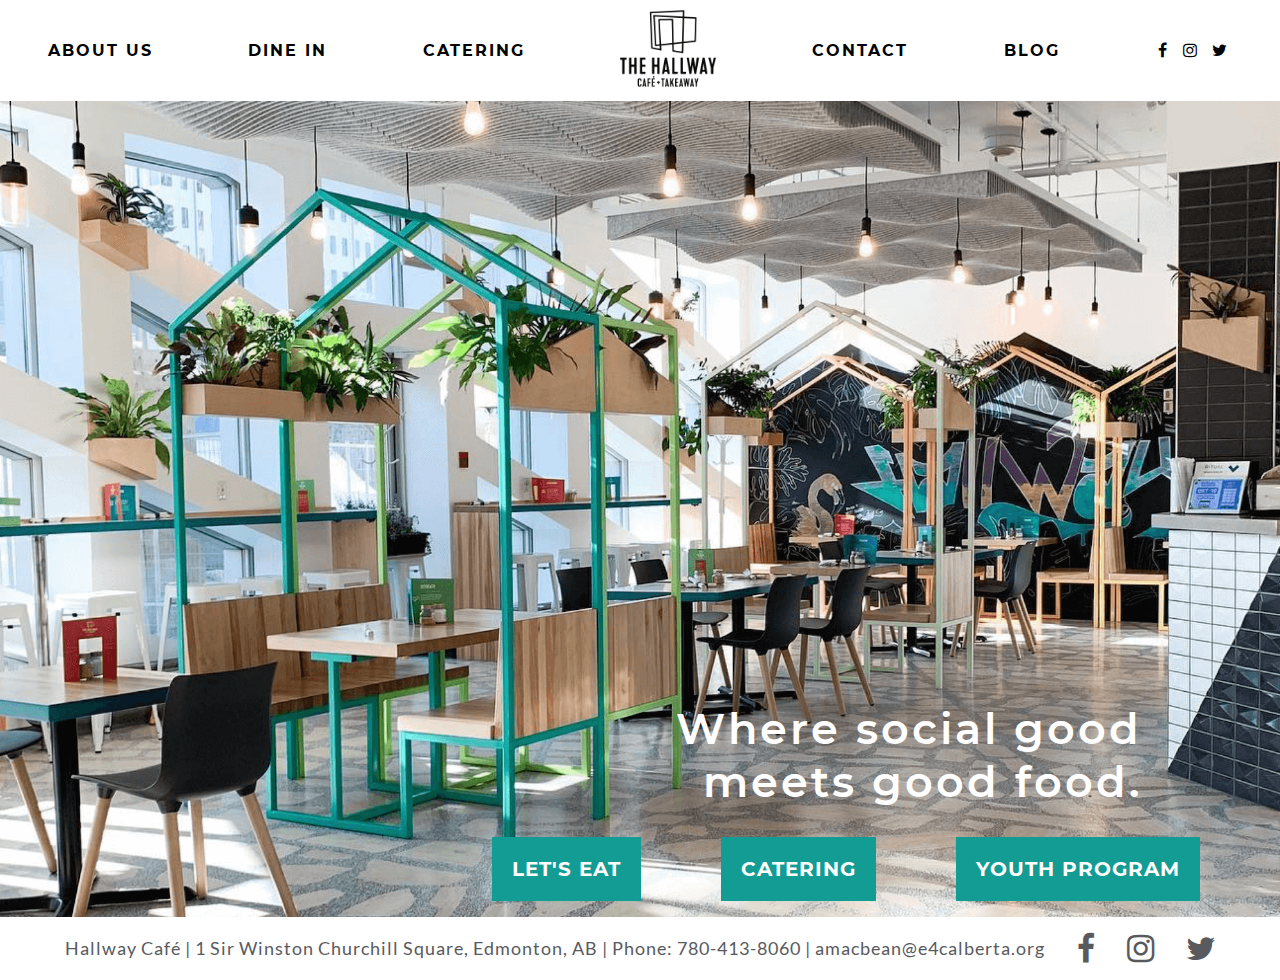
<file: index.html>
<!DOCTYPE html>
<html lang="en">

<head>
    <meta charset="UTF-8" />
    <meta name="viewport" content="width=device-width, initial-scale=1.0" />
    <meta name="keywords" content="Hallway-Café, Hallway Café, café, takeaway, pizza, coffee near me, coffee shops near me, café near me, café edmonton, catering, roast, catering near me, wedding catering, café nearby, youth program, youth program, at risk youth, at-risk youth, high risk youth, high-risk youth, education support, employment, employment readiness">
    <meta name="description" content="Hallway Café not only provides great catering experience, but also offers Youth Work Experience Program to help at-risk or high-risk youth.">
    <meta name=“robots” content=“index, follow”>
    <title>The Hallway Café</title>
    <!-- Add icon library -->
    <link rel="stylesheet" href="https://cdnjs.cloudflare.com/ajax/libs/font-awesome/4.7.0/css/font-awesome.min.css" />
    <link rel="stylesheet" href="./style/navigation.css">
    <link rel="stylesheet" href="./style/main.css">
    <link rel="stylesheet" href="./style/footer.css">
    <script src="./script/main.js" defer></script>
</head>

<body>
    <nav>
        <!-- only one of "nav-desktop" and "nav-mobile" will show on user interface -->
        <div class="nav-desktop">
            <a href="./pages/about-us.html">about us</a>
            <a href="./pages/dine-in.html">dine in</a>
            <a href="./pages/catering.html">catering</a>
            <a href="./index.html"><img src="../img/Icons/Desktop-Icons/logo.png" alt="The logo of Hallway Café." /></a>
            <a href="./pages/contact.html">contact</a>
            <a href="./pages/blog.html">blog</a>
            <div class="nav-desktop-socialMedia">
                <a target="_blank" href="https://www.facebook.com/thehallwaycafe/" class="fa fa-facebook"></a>
                <a target="_blank" href="https://www.instagram.com/thehallwaycafe/?hl=en" class="fa fa-instagram"></a>
                <a target="_blank" href="https://twitter.com/hallwaycafe?lang=en" class="fa fa-twitter"></a>
            </div>
        </div>
        <div class="nav-mobile" id="nav-mobile" onclick="toggleButtonAndMenu()">
            <a href="../index.html"><img src="../img/Icons/Mobile-Icons/mobile-logo.png" alt="The logo of Hallway Café." /></a>
            <!-- The empty divs inside nav-menu-button are used for creating animation effects. -->
            <button class="nav-mobile-button">
                <div id="nav-mobile-button-div1"></div>
                <div id="nav-mobile-button-div2"></div>
                <div id="nav-mobile-button-div3"></div>
                <div id="nav-mobile-button-div4"></div>
            </button>
            <ul class="nav-mobile-list nav-mobile-list-hidden" id="nav-mobile-list">
                <li><a href="./pages/about-us.html">about us</a></li>
                <li><a href="./pages/dine-in.html">dine in</a></li>
                <li><a href="./pages/catering.html">catering</a></li>
                <li><a href="./pages/contact.html">contact</a></li>
                <li><a href="./pages/blog.html">blog</a></li>
            </ul>
        </div>
    </nav>

    <section class="homepage">
        <h1>Where social good <br/> meets good food.</h1> 
        <div class="homepage-buttons">
            <a href="./pages/dine-in.html">let's eat</a>
            <a href="./pages/catering.html">catering</a>
            <a href="./pages/contact.html">youth program</a>
        </div>
    </section>

    <footer>
        <p>
            <a target="_blank" href="https://www.google.ca/maps/place/The+Hallway+Cafe/@53.5452164,-113.4927258,17z/data=!3m1!4b1!4m5!3m4!1s0x53a02379b746ec93:0xc2ad7469f536fa6e!8m2!3d53.5452132!4d-113.4905318?hl=en&authuser=0">Hallway Café | 1 Sir Winston Churchill Square, Edmonton, AB </a>| <a href="tel:+1-780-413-8060">Phone: 780-413-8060</a><a href="mailto:macbean@e4calberta.org"> | amacbean@e4calberta.org</a>
        </p>
        <a target="_blank" href="https://www.facebook.com/thehallwaycafe/" class="fa fa-facebook fa-2x"></a>
        <a target="_blank" href="https://www.instagram.com/thehallwaycafe/?hl=en" class="fa fa-instagram fa-2x"></a>
        <a target="_blank" href="https://twitter.com/hallwaycafe?lang=en" class="fa fa-twitter fa-2x"></a>
    </footer>
</body>

</html>
</file>
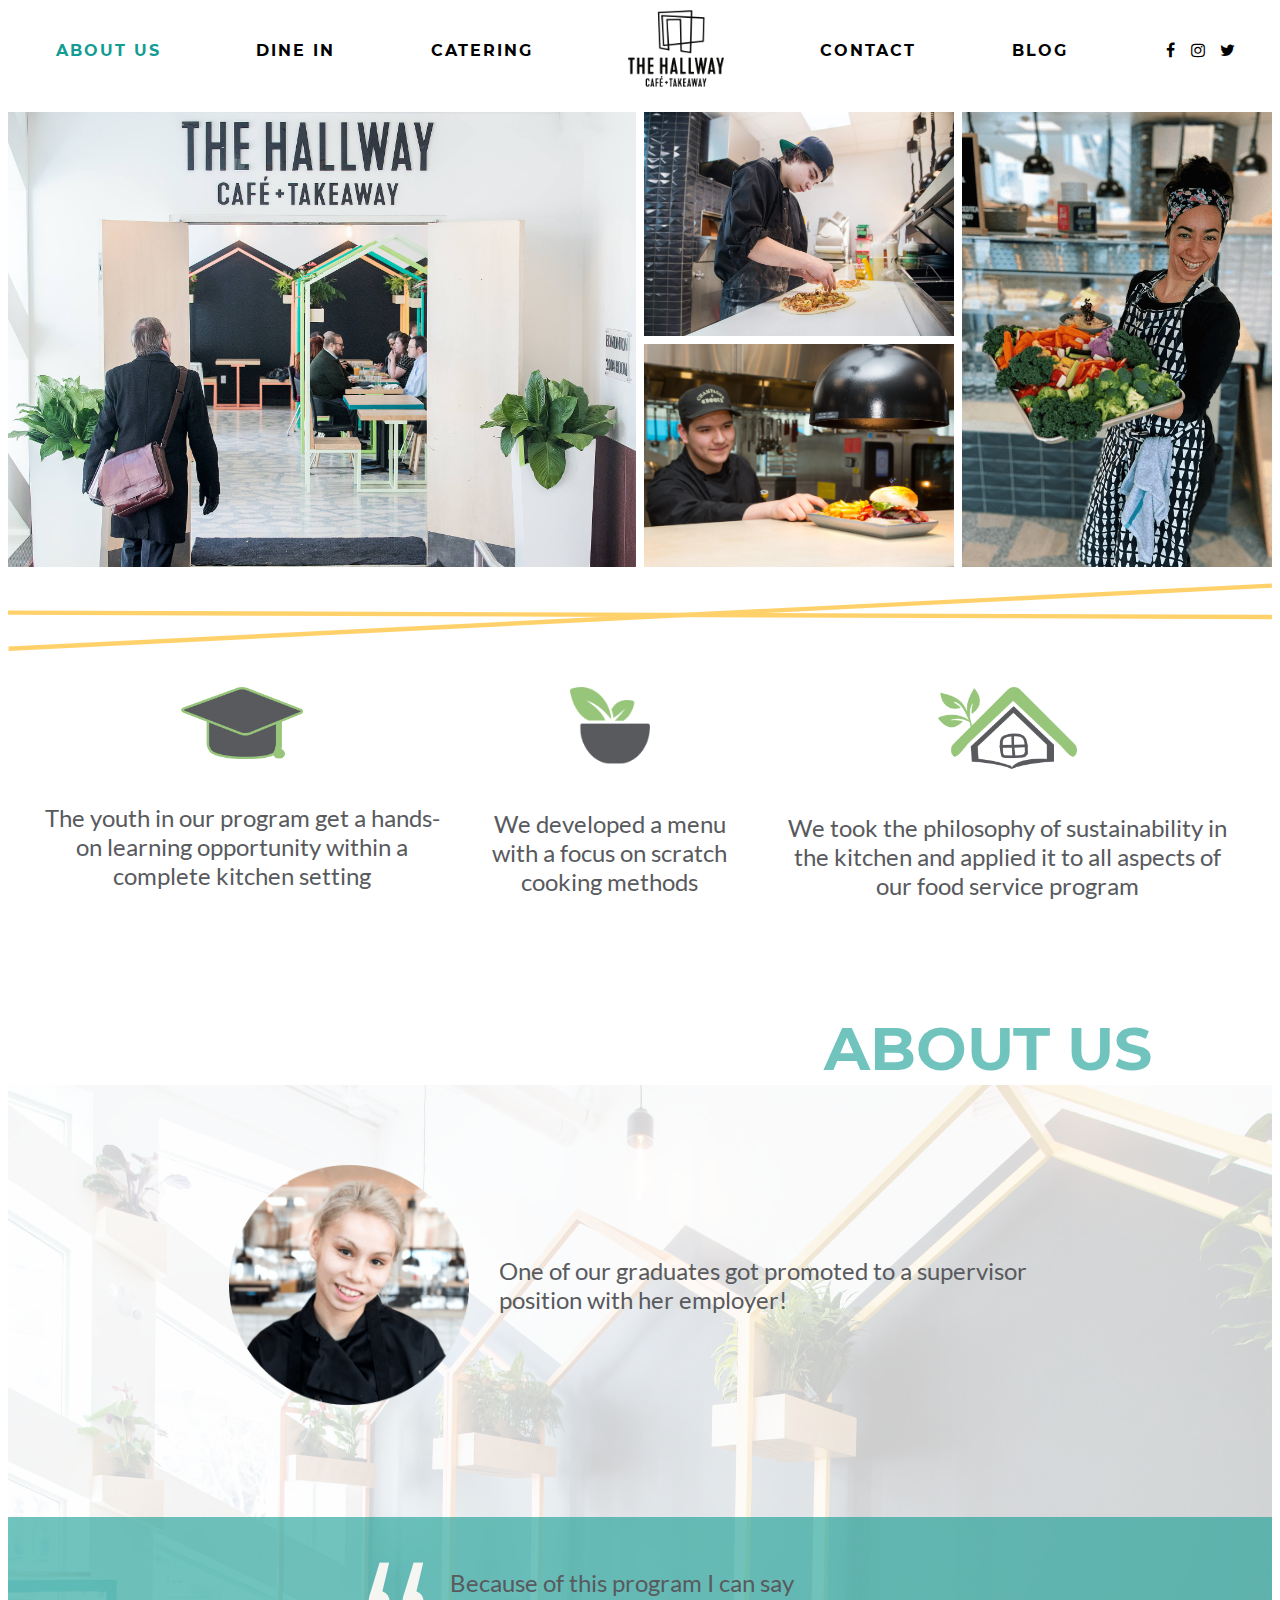
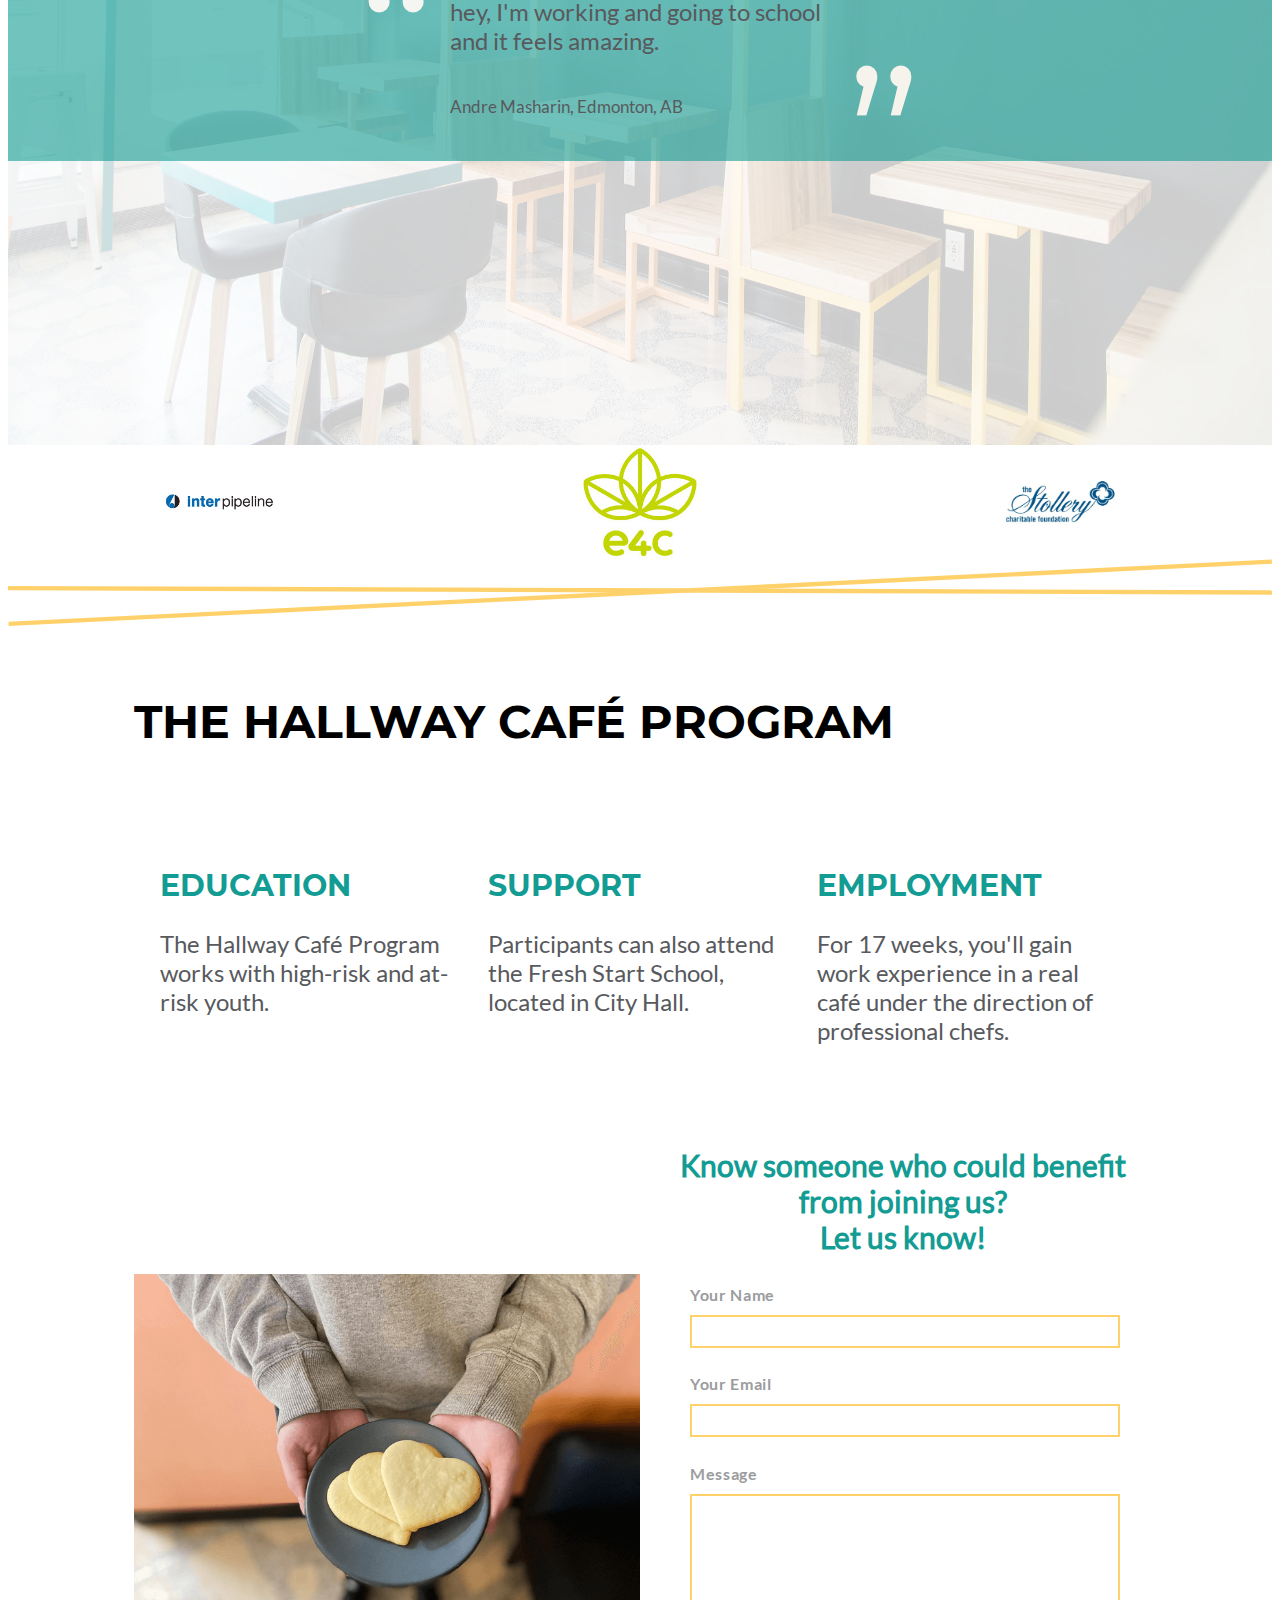
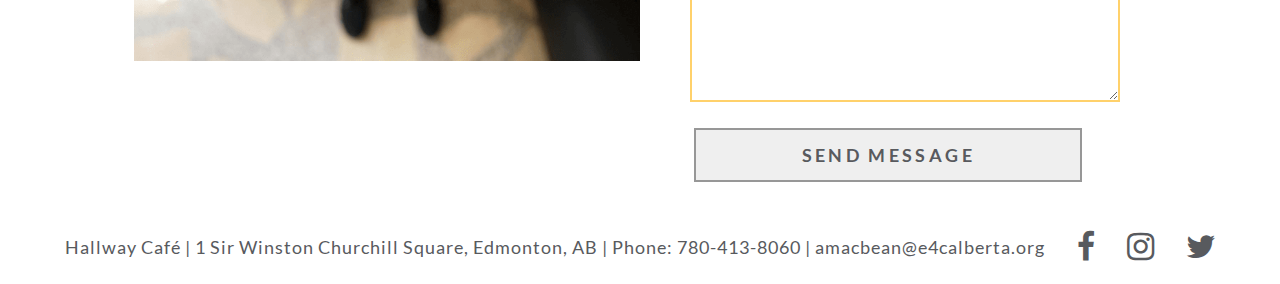
<file: pages/about-us.html>
<!DOCTYPE html>
<html lang="en">

<head>
    <meta charset="UTF-8" />
    <meta name="viewport" content="width=device-width, initial-scale=1.0" />
    <meta name="keywords"
        content="Hallway Café, Hallway-Café, youth program, at risk youth, at-risk youth, high risk youth, high-risk youth, education support, employment, employment readiness">
    <meta name="description"
        content="Our café encourages at-risk youth and high-risk youth to come and learn from professional chefs as they acquire the skills to become a self-sufficient member of society. ">
    <meta name=“robots” content=“index, follow”>
    <title>About Us | Hallway Café</title>
    <!-- Add icon library -->
    <link rel="stylesheet" href="https://cdnjs.cloudflare.com/ajax/libs/font-awesome/4.7.0/css/font-awesome.min.css" />
    <link rel="stylesheet" href="../style/aboutus.css">
    <link rel="stylesheet" href="../style/navigation.css">
    <link rel="stylesheet" href="../style/footer.css">
    <link rel="stylesheet" href="../style/form.css">
    <script src="../script/main.js" defer></script>
</head>

<body>
    <nav>
        <!-- only one of "nav-desktop" and "nav-mobile" will show on user interface -->
        <div class="nav-desktop">
            <a class="active-page-aboutUs" href="./about-us.html">about us</a>
            <a href="./dine-in.html">dine in</a>
            <a href="./catering.html">catering</a>
            <a href="../index.html"><img src="../img/Icons/Desktop-Icons/logo.png"
                    alt="The logo of Hallway Café." /></a>
            <a href="./contact.html">contact</a>
            <a href="./blog.html">blog</a>
            <div class="nav-desktop-socialMedia">
                <a target="_blank" href="https://www.facebook.com/thehallwaycafe/" class="fa fa-facebook"></a>
                <a target="_blank" href="https://www.instagram.com/thehallwaycafe/?hl=en" class="fa fa-instagram"></a>
                <a target="_blank" href="https://twitter.com/hallwaycafe?lang=en" class="fa fa-twitter"></a>
            </div>
        </div>
        <div class="nav-mobile" id="nav-mobile" onclick="toggleButtonAndMenu()">
            <a href="../index.html"><img src="../img/Icons/Mobile-Icons/mobile-logo.png"
                    alt="The logo of Hallway Café." /></a>
            <!-- The empty divs inside nav-menu-button are used for creating animation effects. -->
            <button class="nav-mobile-button">
                <div id="nav-mobile-button-div1"></div>
                <div id="nav-mobile-button-div2"></div>
                <div id="nav-mobile-button-div3"></div>
                <div id="nav-mobile-button-div4"></div>
            </button>
            <ul class="nav-mobile-list nav-mobile-list-hidden" id="nav-mobile-list">
                <li><a class="active-page-aboutUs" href="./about-us.html">about us</a></li>
                <li><a href="./dine-in.html">dine in</a></li>
                <li><a href="./catering.html">catering</a></li>
                <li><a href="./contact.html">contact</a></li>
                <li><a href="./blog.html">blog</a></li>
            </ul>
        </div>
    </nav>
    <section class="img-bar">
        <img class="pizza-assembly" src="../img/About-Us/pizza-assembly.jpg" alt="Assembly of pizza">
        <img class="order-up" src="../img/About-Us/order-up.jpg" alt="Order is ready">
        <img class="veggie-tray" src="../img/About-Us/veggie-tray.png" alt="Order is ready">
        <img class="front-door" src="../img/About-Us/front-door.jpg" alt="front door">
    </section>
    <img class="cross-illus" src="../img/About-Us/Illustration-About-Us.svg" alt="">
    <section class="about-us">
        <h1>About Us</h1>
        <div class="about-statements">
            <div class="grad-cap">
                <img src="../img/Icons/Desktop-Icons/Graduation-Cap.png" alt="Graduation Cap">
                <p>The youth in our program get a hands-on learning opportunity within a complete kitchen setting</p>
            </div>
            <div class="eco-food">
                <img src="../img/Icons/Mobile-Icons/Eco-Food.png" alt="Eco Food">
                <p>We developed a menu with a focus on scratch cooking methods</p>
            </div>
            <div class="about-sustain">
                <img src="../img/Icons/Desktop-Icons/Sustainability.png" alt="Sustainability">
                <p>We took the philosophy of sustainability in the kitchen and applied it to all aspects of our food service program</p>
            </div>
        </div>
    </section>
    <div class="alumni">
        <div class="alumni-recognition">
            <img src="../img/About-Us/alumni-higlight.png" alt="Soft image of hallway">
            <p>One of our graduates got promoted to a supervisor position with her employer!</p>
        </div>
        <div class="carousel-quotes mySlide">
            <img src="../img/Icons/Mobile-Icons/OpenQuotationMark.png" alt="">
            <span>
                <p>Because of this program I can say hey, I'm working and going to school and it feels amazing.
                </p>
                <p class="authorName">Andre Masharin, Edmonton, AB</p>
            </span>
            <img src="../img/Icons/Mobile-Icons/ClosedQuotationMark.png" alt="">
        </div>
        <div class="carousel-quotes mySlide">
            <img src="../img/Icons/Mobile-Icons/OpenQuotationMark.png" alt="">
            <span>
                <p>I got this life changing opportunity that I am so grateful for: Kids in the Hall.
                </p>
                <p class="authorName">Ored Sjögren, Edmonton, AB</p>
            </span>
            <img src="../img/Icons/Mobile-Icons/ClosedQuotationMark.png" alt="">
        </div>
        <div class="carousel-quotes mySlide">
            <img src="../img/Icons/Mobile-Icons/OpenQuotationMark.png" alt="">
            <span>
                <p>I'm very grateful for Kids in the Hall.
                </p>
                <p class="authorName">Thoma Fulloway, Edmonton, AB</p>
            </span>
            <img src="../img/Icons/Mobile-Icons/ClosedQuotationMark.png" alt="">
        </div>
    </div>
    <div class="corporate-sponsors">
        <img src="../img/Corporate-Logos/inter-pipeline.png" alt="">
        <img class="e4c-logo" src="../img/Corporate-Logos/e4c.png" alt="">
        <img src="../img/Corporate-Logos/stollery.png" alt="">
    </div>
    <img class="cross-illus" src="../img/About-Us/Illustration-About-Us.svg" alt="Bars">
    </section>
    <section class="education-support">
        <h1>the hallway café program</h1>
        <div class="program-categories">
            <div class="education-category">
                <h2>education</h2>
                <p>The Hallway Café Program works with high-risk and at-risk youth.</p>
            </div>
            <div class="support-category">
                <h2>support</h2>
                <p>Participants can also attend the Fresh Start School, located in City Hall.</p>
            </div>
            <div class="employment-category">
                <h2>employment</h2>
                <p>For 17 weeks, you'll gain work experience in a real café under the direction of professional chefs.</p>
            </div>
        </div>
        <section class="program-contact-info">
            <img class="heart-cookies" src="../img/About-Us/heart-cookies.png" alt="Plate of cookies">
            <form required>
                <div class="hallway-message">
                    <p class="program-call-to-action">Know someone who could benefit from joining us? <br/>Let us know!</p>
                    <label for="name">Your Name</label><br>
                    <input type="text"
                    class="name" id="name" name="name" required><br>
                    <label for="email">Your Email</Address></label> <input 
                    class="email" type="email" id="email" name="email" required><br/>
                    <label for="message">Message</label><br>
                    <textarea 
                    class="message" id="message" rows="10" cols="20" required></textarea>
                    <br>
                    <button>
                        Send Message
                    </button>
                </div>
            </form>
        </section>
    </section>
    <footer>
        <p>
            <a target="_blank" href="https://www.google.ca/maps/place/The+Hallway+Cafe/@53.5452164,-113.4927258,17z/data=!3m1!4b1!4m5!3m4!1s0x53a02379b746ec93:0xc2ad7469f536fa6e!8m2!3d53.5452132!4d-113.4905318?hl=en&authuser=0">Hallway Café | 1 Sir Winston Churchill Square, Edmonton, AB </a>| <a href="tel:+1-780-413-8060">Phone: 780-413-8060</a><a href="mailto:macbean@e4calberta.org"> | amacbean@e4calberta.org</a>
        </p>
        <a target="_blank" href="https://www.facebook.com/thehallwaycafe/" class="fa fa-facebook fa-2x"></a>
    <a target="_blank" href="https://www.instagram.com/thehallwaycafe/?hl=en" class="fa fa-instagram fa-2x"></a>
    <a target="_blank" href="https://twitter.com/hallwaycafe?lang=en" class="fa fa-twitter fa-2x"></a>
    </footer>
</body>

</html>
</file>
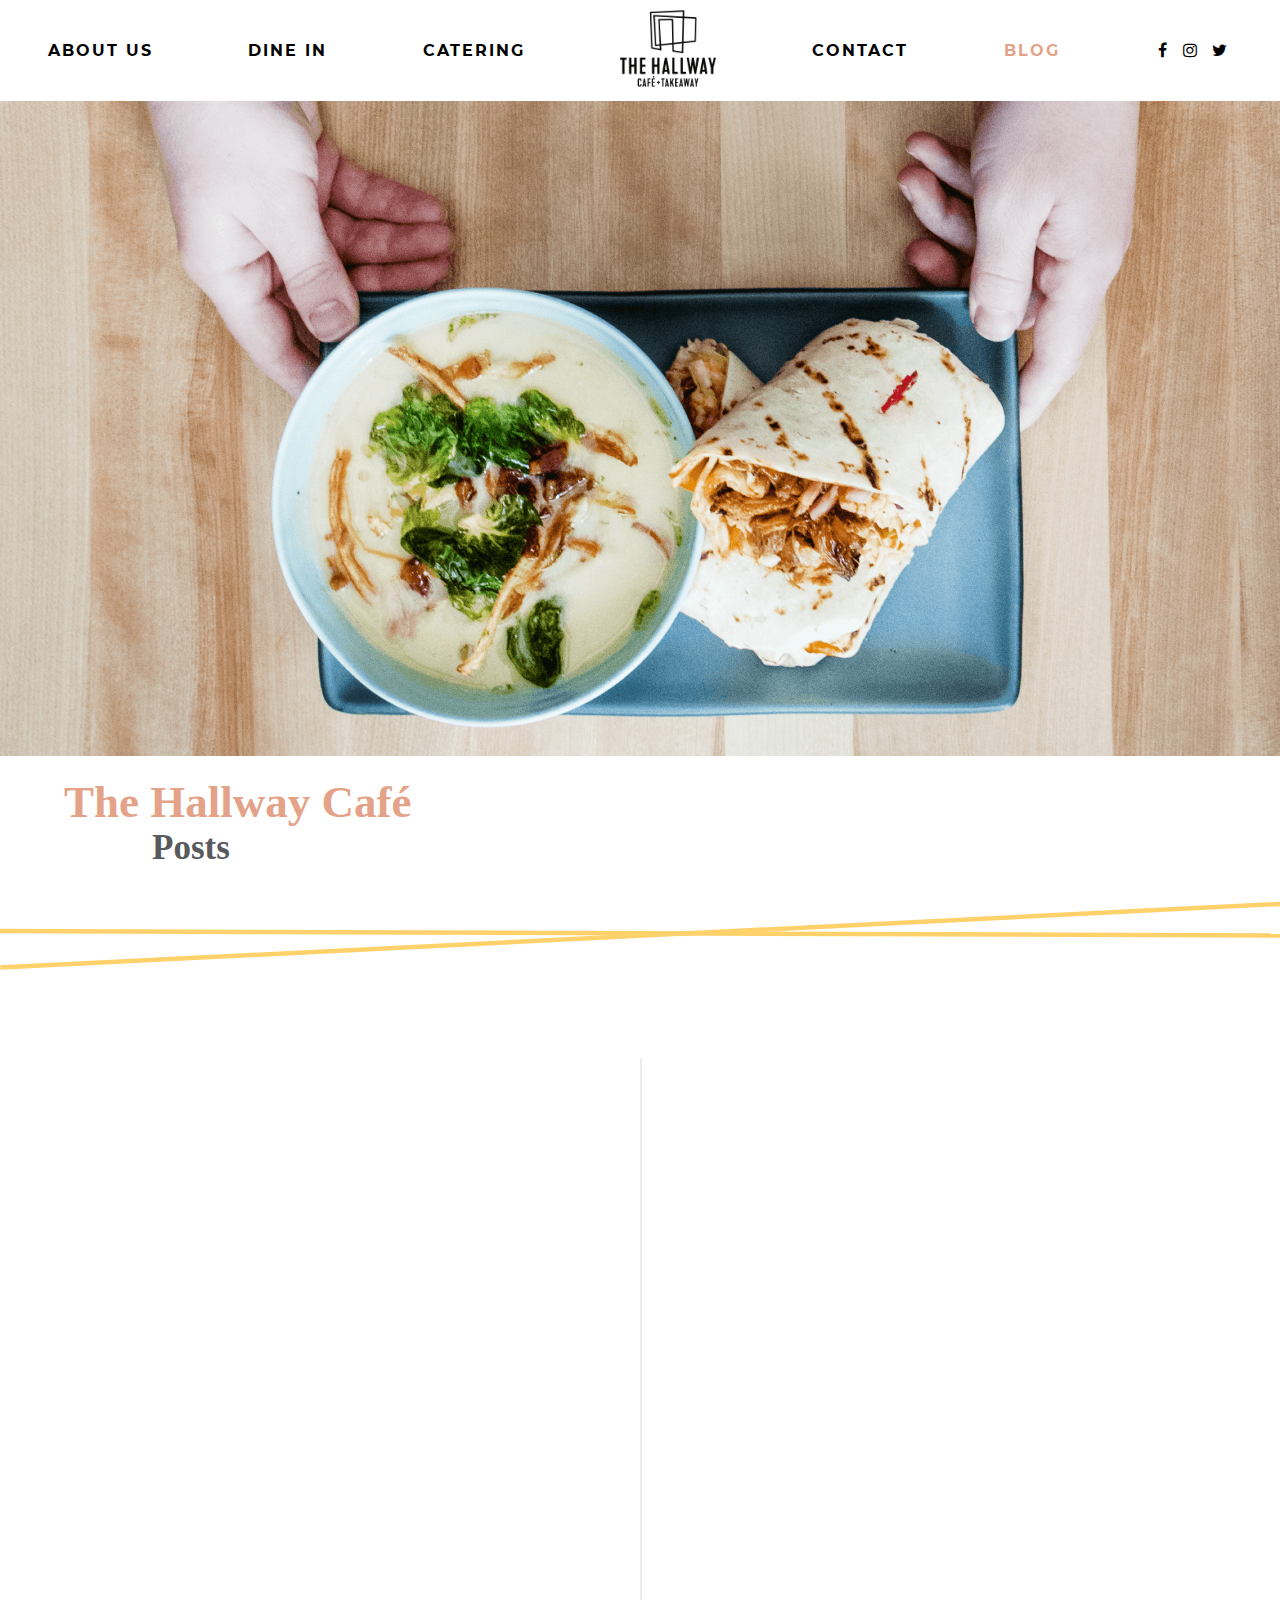
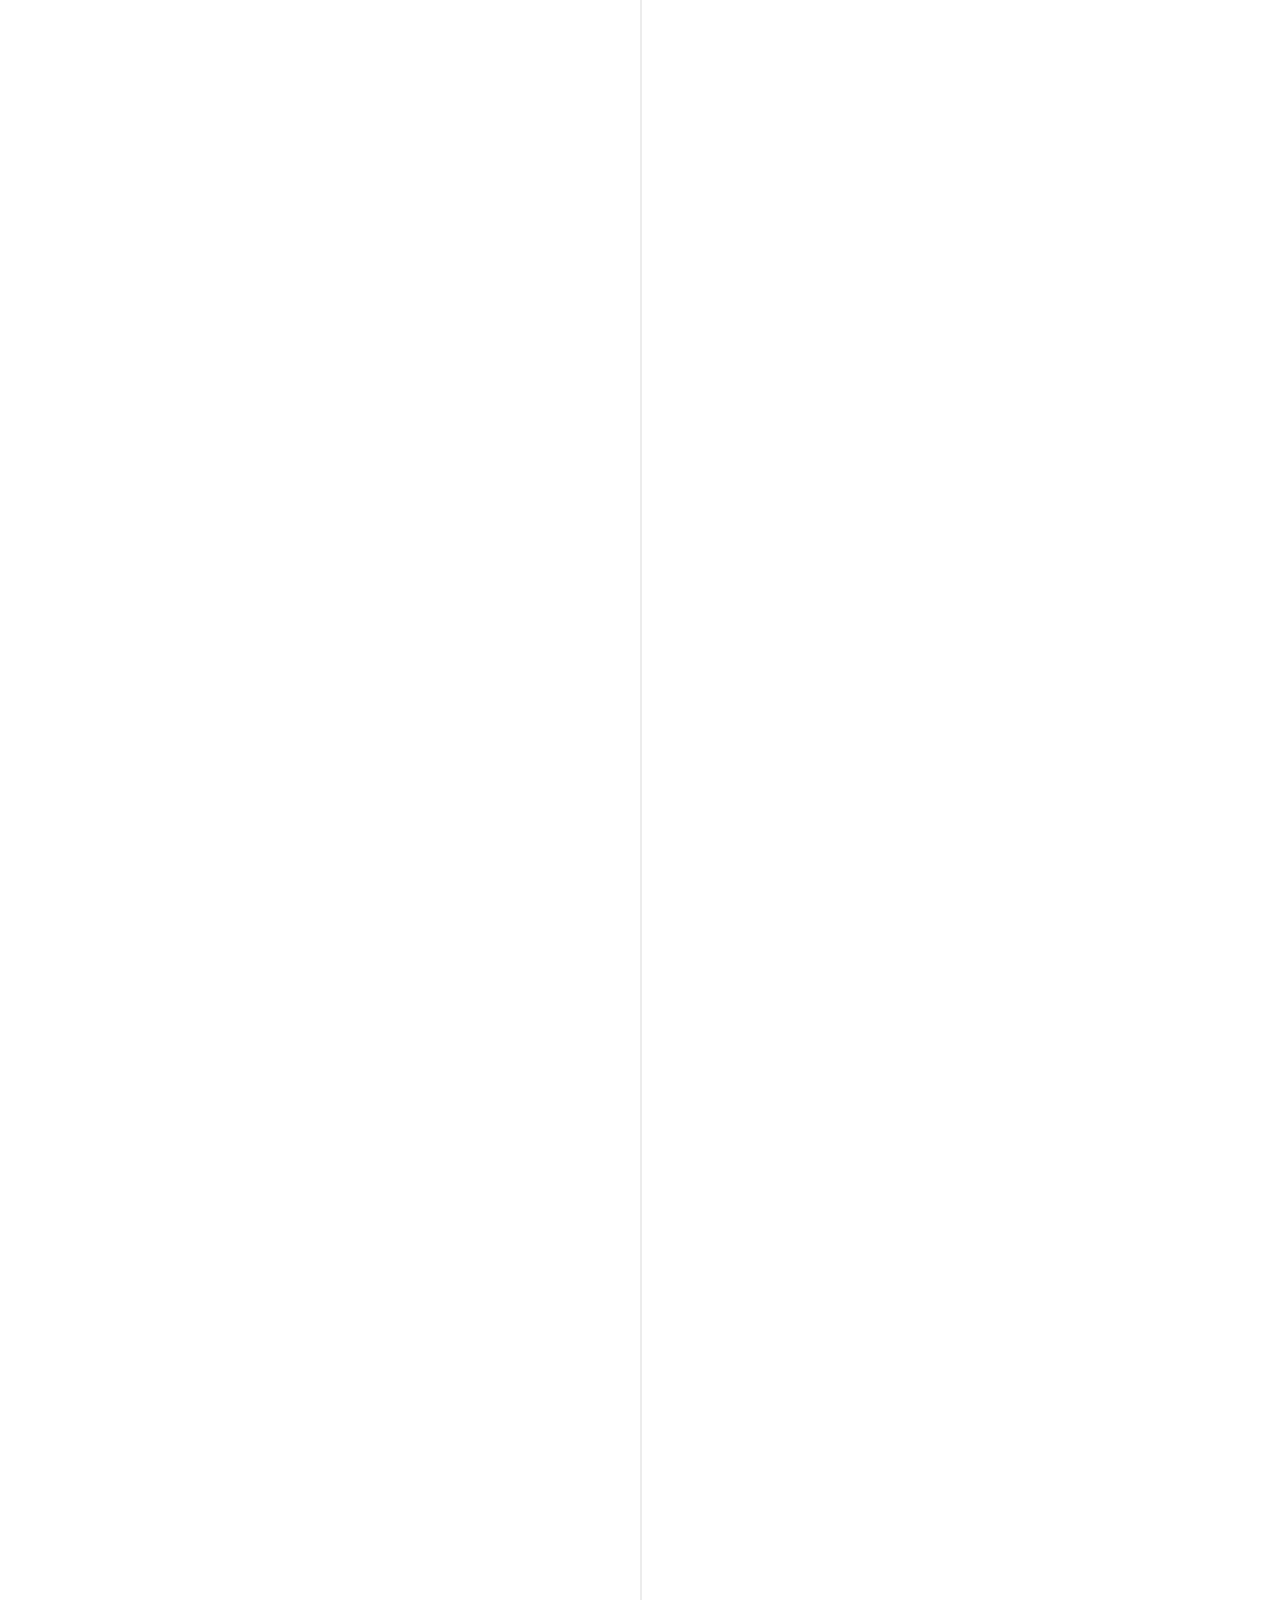
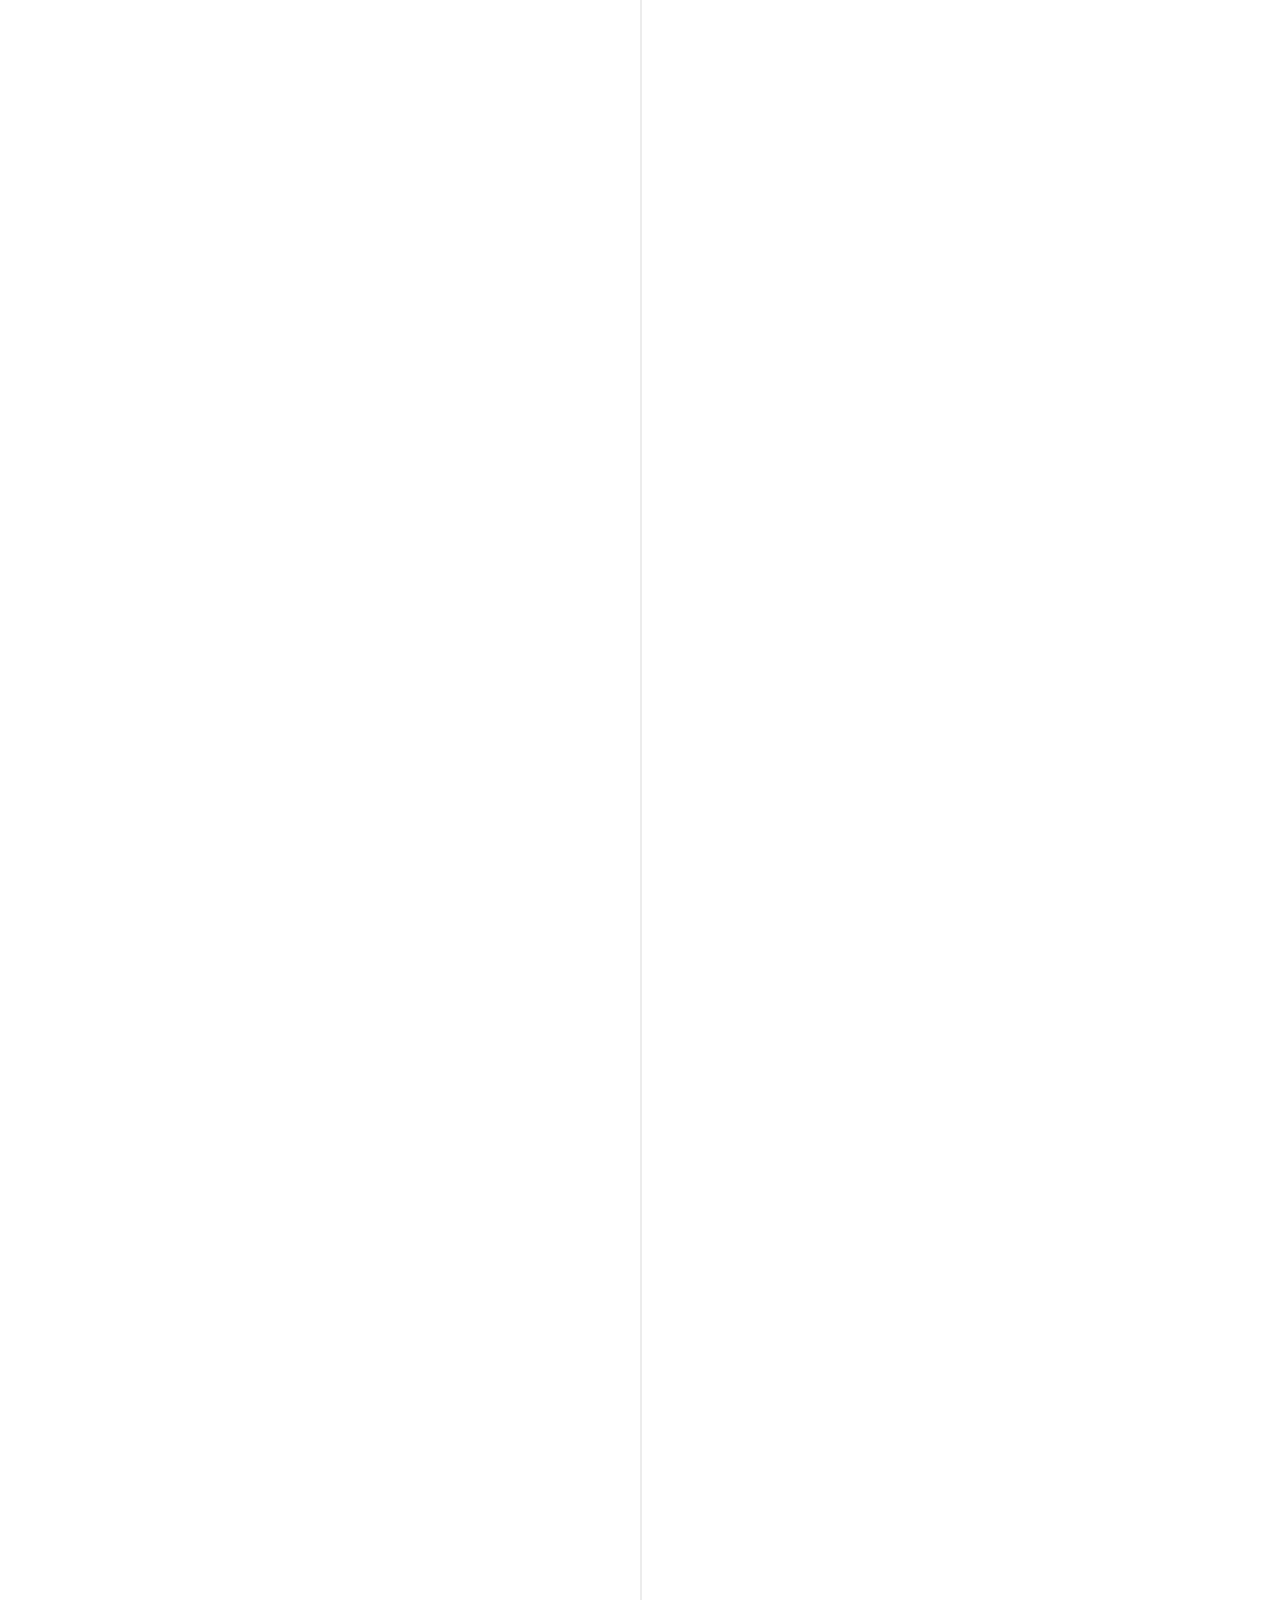
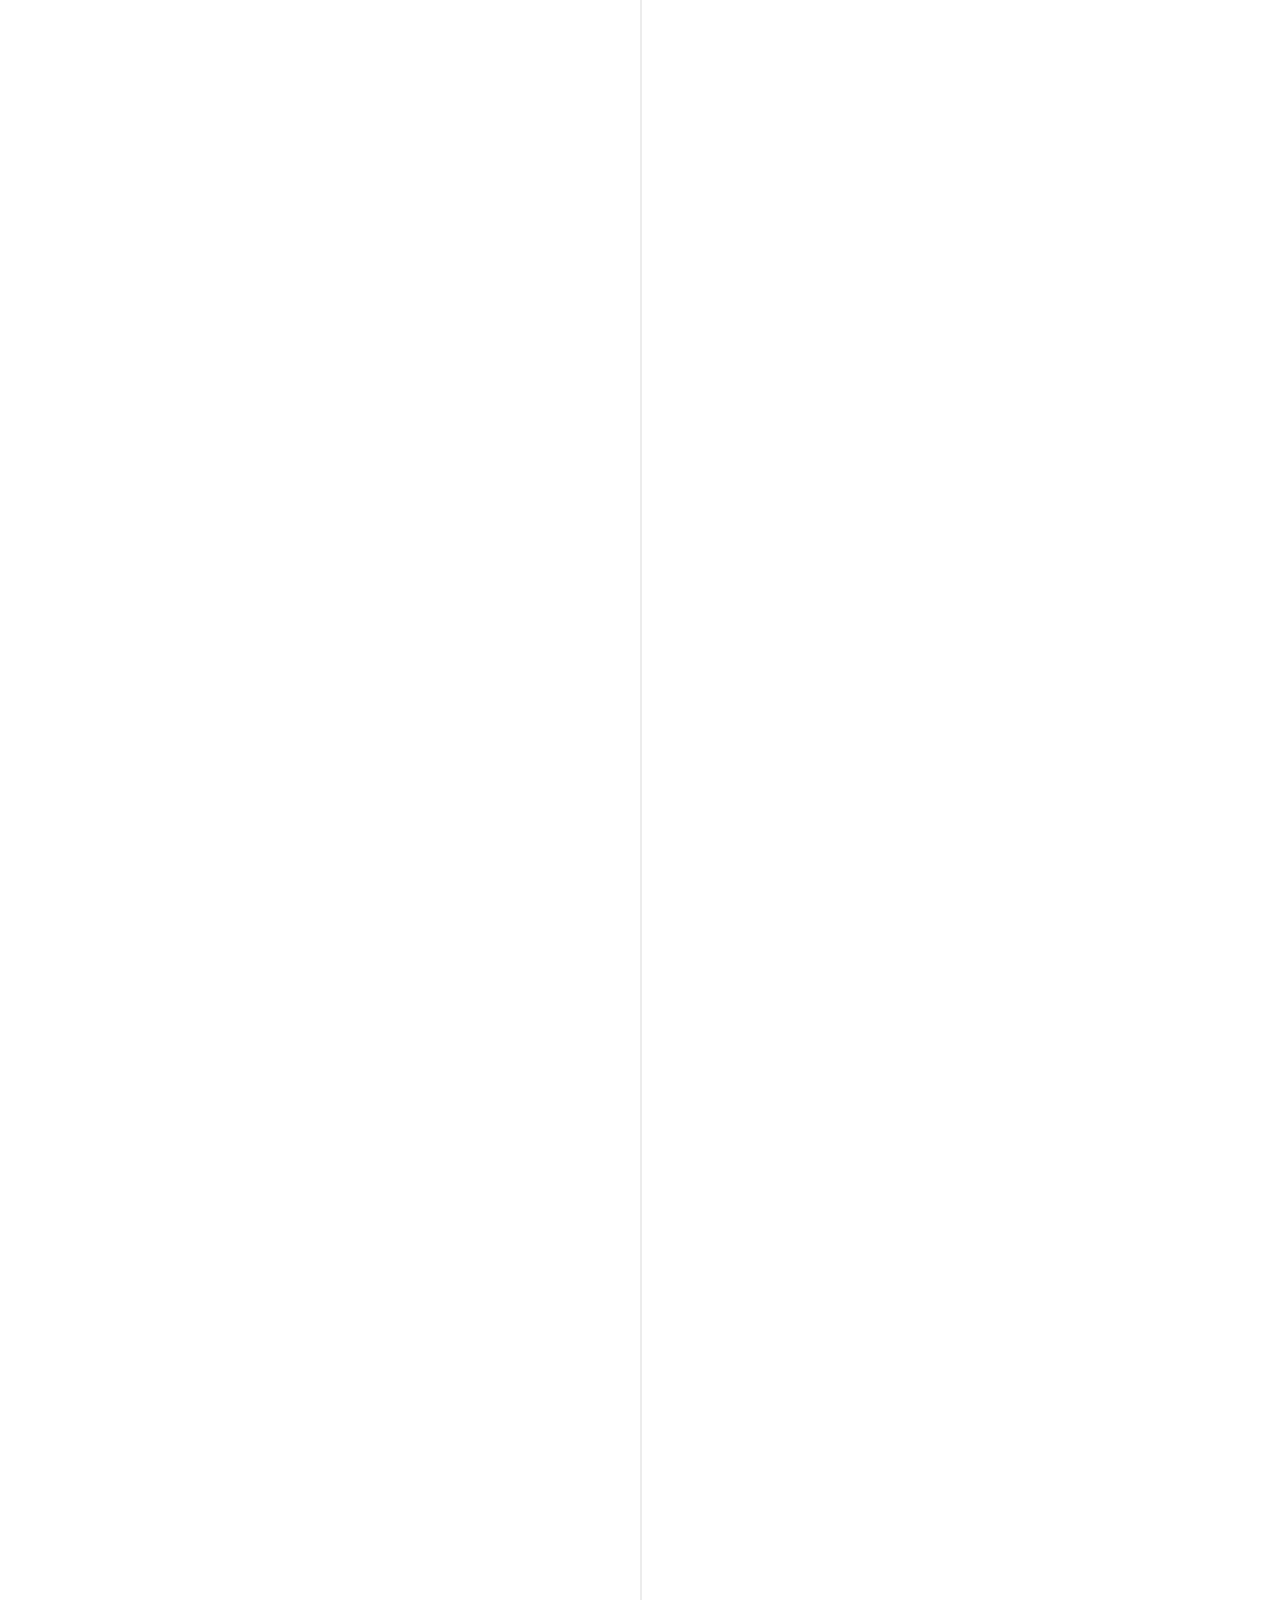
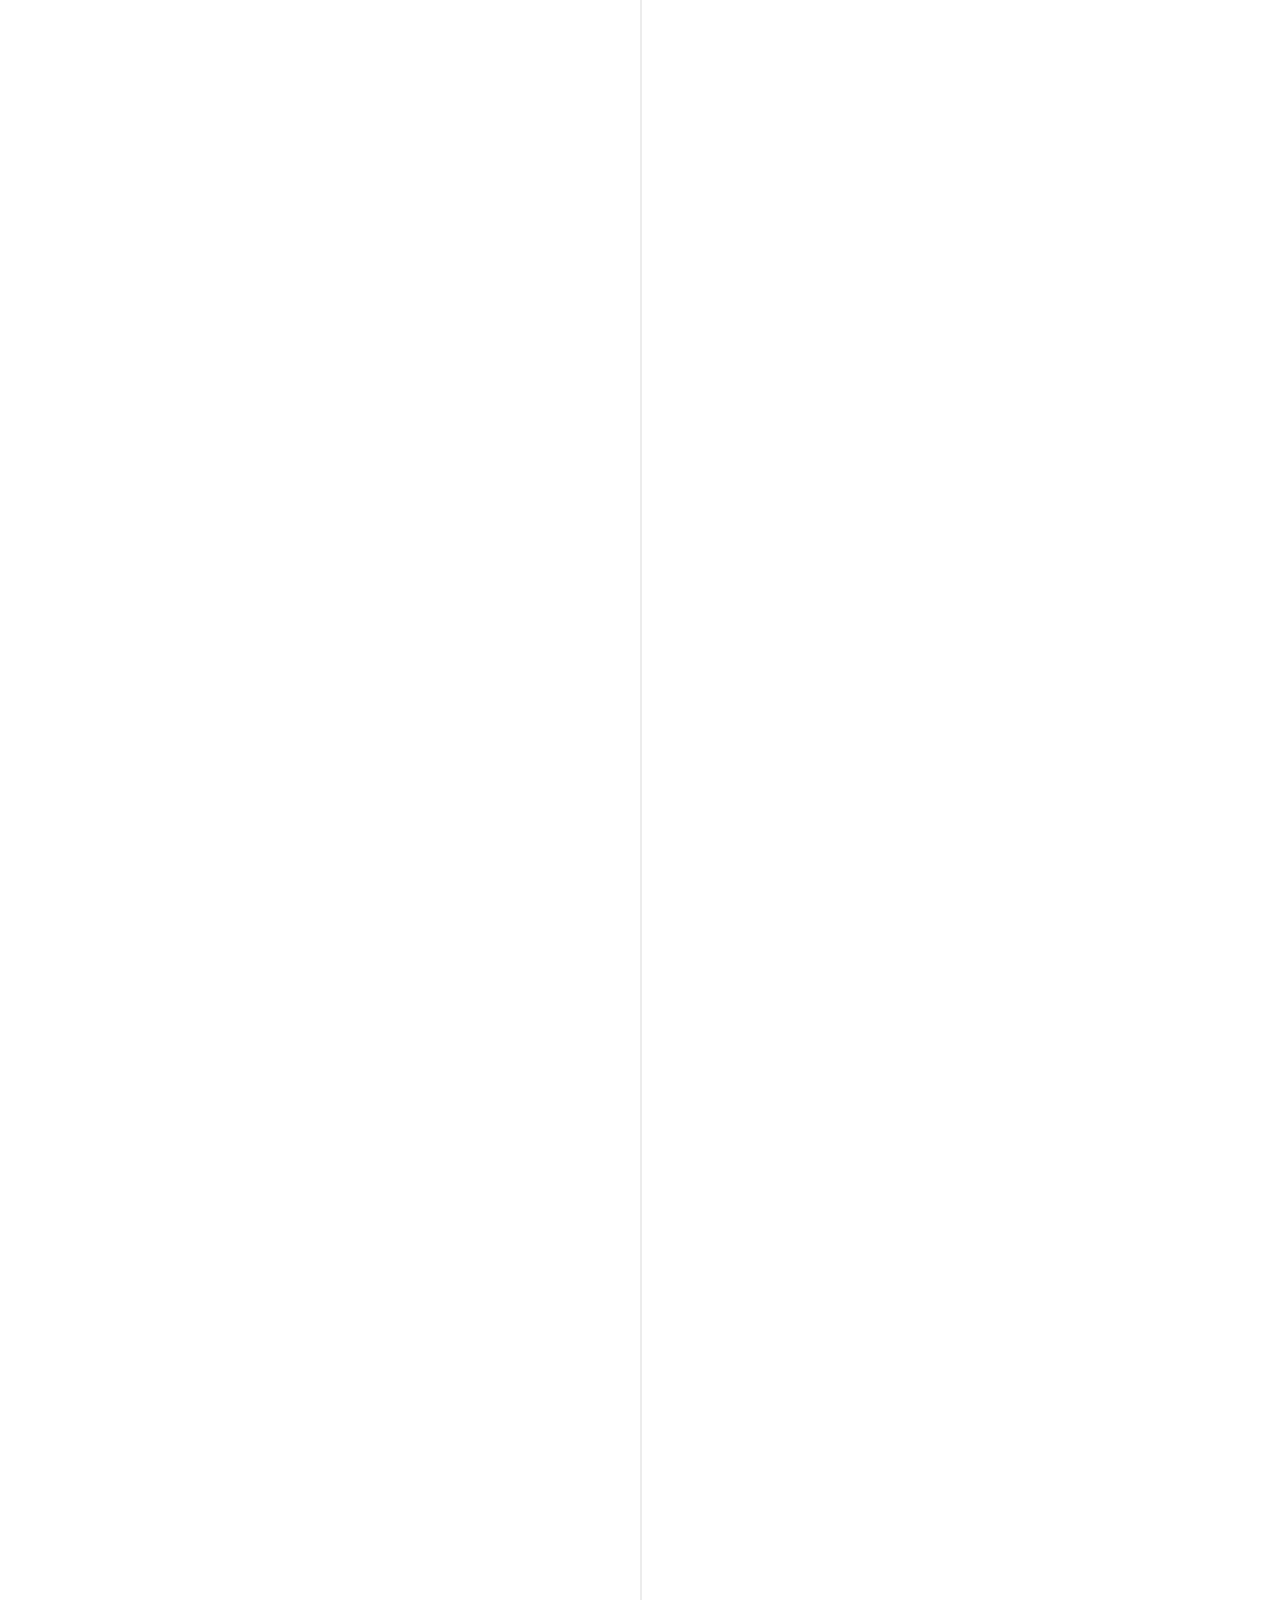
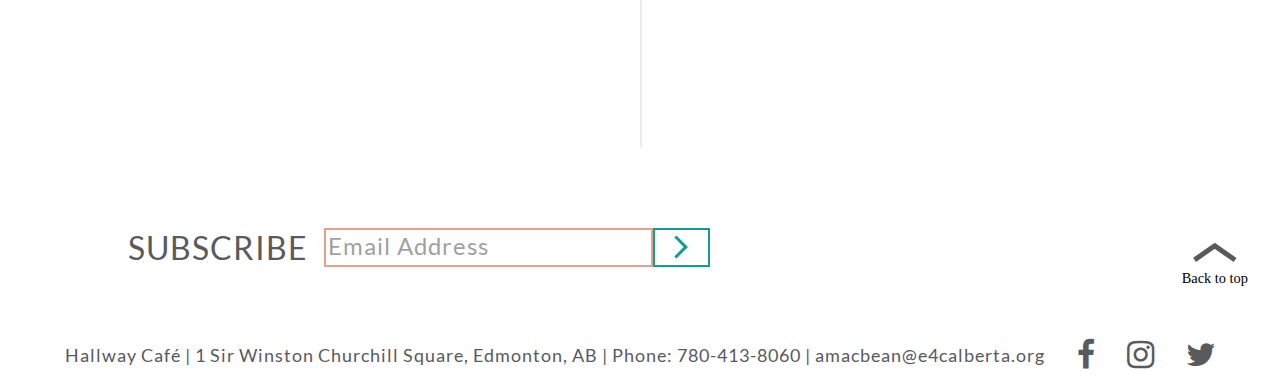
<file: pages/blog.html>
<!DOCTYPE html>
<html lang="en">

<head>
    <meta charset="UTF-8" />
    <meta name="viewport" content="width=device-width, initial-scale=1.0" />
    <meta name="keywords" content="Hallway Café, Hallway-Café, blog, subscribe, café news, café post">
    <meta name="description"
        content="Hallway Café blog provides latest updates on our menu, promotion, and youth program.">
    <meta name=“robots” content=“index, follow”>
    <title>Blog | Hallway Café</title>
    <!-- Add icon library -->
    <link rel="stylesheet" href="https://cdnjs.cloudflare.com/ajax/libs/font-awesome/4.7.0/css/font-awesome.min.css" />
    <link rel="stylesheet" href="../style/navigation.css" />
    <link rel="stylesheet" href="../style/footer.css">
    <link rel="stylesheet" href="../style/blog.css" />
    <script src="../script/main.js" defer></script>
</head>

<body>
    <nav>
        <!-- only one of "nav-desktop" and "nav-mobile" will show on user interface -->
        <div class="nav-desktop">
            <a href="./about-us.html">about us</a>
            <a href="./dine-in.html">dine in</a>
            <a href="./catering.html">catering</a>
            <a href="../index.html"><img src="../img/Icons/Desktop-Icons/logo.png"
                    alt="The logo of Hallway Café." /></a>
            <a href="./contact.html">contact</a>
            <a class="active-page-blog" href="./blog.html">blog</a>
            <div class="nav-desktop-socialMedia">
                <a target="_blank" href="https://www.facebook.com/thehallwaycafe/" class="fa fa-facebook"></a>
                <a target="_blank" href="https://www.instagram.com/thehallwaycafe/?hl=en" class="fa fa-instagram"></a>
                <a target="_blank" href="https://twitter.com/hallwaycafe?lang=en" class="fa fa-twitter"></a>
            </div>
        </div>
        <div class="nav-mobile" id="nav-mobile" onclick="toggleButtonAndMenu()">
            <a href="../index.html"><img src="../img/Icons/Mobile-Icons/mobile-logo.png"
                    alt="The logo of Hallway Café." /></a>
            <!-- The empty divs inside nav-menu-button are used for creating animation effects. -->
            <button class="nav-mobile-button">
                <div id="nav-mobile-button-div1"></div>
                <div id="nav-mobile-button-div2"></div>
                <div id="nav-mobile-button-div3"></div>
                <div id="nav-mobile-button-div4"></div>
            </button>
            <ul class="nav-mobile-list nav-mobile-list-hidden" id="nav-mobile-list">
                <li><a href="./about-us.html">about us</a></li>
                <li><a href="./dine-in.html">dine in</a></li>
                <li><a href="./catering.html">catering</a></li>
                <li><a href="./contact.html">contact</a></li>
                <li><a class="active-page-blog" href="./blog.html">blog</a></li>
            </ul>
        </div>
    </nav>
    <section class="blog" id="pagetop">
        <div class="blog-hero">
            <img src="../img/Blog/wrap-and-soup.png" alt="">
            <div>
                <h1>The Hallway Café</h1>
                <h2>Posts</h2>
            </div>
            <svg width="1440px" height="77px" viewBox="0 0 1440 77" version="1.1" xmlns="http://www.w3.org/2000/svg"
                xmlns:xlink="http://www.w3.org/1999/xlink">
                <!-- Generator: Sketch 63.1 (92452) - https://sketch.com -->
                <title>Group 2</title>
                <desc>Created with Sketch.</desc>
                <g id="Website" stroke="none" stroke-width="1" fill="none" fill-rule="evenodd">
                    <g id="About" transform="translate(0.000000, -578.000000)" stroke="#FFD16B" stroke-width="5">
                        <g id="Group-2" transform="translate(-6.000000, 581.000000)">
                            <line x1="0" y1="30.5181991" x2="1446.5" y2="35.5" id="Path"></line>
                            <line x1="1446" y1="-5.50832261e-14" x2="6.5" y2="71.5" id="Path-3"></line>
                        </g>
                    </g>
                </g>
            </svg>
        </div>
<!-- Instruction on How to Add New Posts from Facebook -->
<!--    1. make a PUBLIC post in facebook. Only public posts can be used here
        2. click the 3 dot button at the top right corner of the post
        3. select "Embed"
        6. press enter
        7. click the blue button that says "Get Code"
        8. on the top, click IFrame
        9. copy the given code
        10. open folder "src"
        11. open "blog.html"
        12. find "<div class="blog-posts-desktop">" (hint: you can use ctrl + F to find it)
        13. move your cursor to the right side of "<div class="blog-posts-desktop">"
        14. press enter
        15. type <div> </div>
        16. paste the code between <div> and </div>
        17. save this file
        18. upload this file to the folder named "src". -->
        <div class="blog-posts">
            <div class="blog-posts-desktop">
                <div>
                    <iframe src="https://www.facebook.com/plugins/post.php?href=https%3A%2F%2Fwww.facebook.com%2Fthehallwaycafe%2Fposts%2F2593098304281157%3A0&width=350&show_text=true&height=573&appId" width="350" height="573" style="border:none;overflow:hidden" scrolling="no" frameborder="0" allowTransparency="true" allow="encrypted-media"></iframe>
                </div>
                <div>
                    <iframe
                        src="https://www.facebook.com/plugins/post.php?href=https%3A%2F%2Fwww.facebook.com%2Fthehallwaycafe%2Fposts%2F2586697344921253%3A0&width=350&show_text=true&height=410&appId"
                        width="350" height="410" style="border:none;overflow:hidden" scrolling="no" frameborder="0"
                        allowTransparency="true" allow="encrypted-media"></iframe>
                </div>
                <div>
                    <iframe
                        src="https://www.facebook.com/plugins/post.php?href=https%3A%2F%2Fwww.facebook.com%2Fthehallwaycafe%2Fposts%2F2585693895021598&width=350&show_text=true&height=533&appId"
                        width="350" height="533" style="border:none;overflow:hidden" scrolling="no" frameborder="0"
                        allowTransparency="true" allow="encrypted-media"></iframe>
                </div>
                <div>
                    <iframe
                        src="https://www.facebook.com/plugins/post.php?href=https%3A%2F%2Fwww.facebook.com%2Fthehallwaycafe%2Fposts%2F2584870581770596%3A0&width=350&show_text=true&height=565&appId"
                        width="350" height="565" style="border:none;overflow:hidden" scrolling="no" frameborder="0"
                        allowTransparency="true" allow="encrypted-media"></iframe>
                </div>
                <div>
                    <iframe
                        src="https://www.facebook.com/plugins/post.php?href=https%3A%2F%2Fwww.facebook.com%2Fthehallwaycafe%2Fposts%2F2579940248930296&width=350&show_text=true&height=533&appId"
                        width="350" height="533" style="border:none;overflow:hidden" scrolling="no" frameborder="0"
                        allowTransparency="true" allow="encrypted-media"></iframe>
                </div>
                <div>
                    <iframe
                        src="https://www.facebook.com/plugins/post.php?href=https%3A%2F%2Fwww.facebook.com%2Fthehallwaycafe%2Fposts%2F2576559255935062&width=350&show_text=true&height=514&appId"
                        width="350" height="514" style="border:none;overflow:hidden" scrolling="no" frameborder="0"
                        allowTransparency="true" allow="encrypted-media"></iframe>
                </div>
                <div>
                    <iframe
                        src="https://www.facebook.com/plugins/post.php?href=https%3A%2F%2Fwww.facebook.com%2Fthehallwaycafe%2Fposts%2F2575545326036455%3A0&width=350&show_text=true&height=679&appId"
                        width="350" height="679" style="border:none;overflow:hidden" scrolling="no" frameborder="0"
                        allowTransparency="true" allow="encrypted-media"></iframe>
                </div>
                <div>
                    <iframe
                        src="https://www.facebook.com/plugins/post.php?href=https%3A%2F%2Fwww.facebook.com%2Fthehallwaycafe%2Fposts%2F2574128622844792&width=350&show_text=true&height=514&appId"
                        width="350" height="514" style="border:none;overflow:hidden" scrolling="no" frameborder="0"
                        allowTransparency="true" allow="encrypted-media"></iframe>
                </div>
                <div>
                    <iframe
                        src="https://www.facebook.com/plugins/post.php?href=https%3A%2F%2Fwww.facebook.com%2Fthehallwaycafe%2Fposts%2F2570615963196058%3A0&width=350&show_text=true&height=467&appId"
                        width="350" height="467" style="border:none;overflow:hidden" scrolling="no" frameborder="0"
                        allowTransparency="true" allow="encrypted-media"></iframe>
                </div>
                <div>
                    <iframe
                        src="https://www.facebook.com/plugins/post.php?href=https%3A%2F%2Fwww.facebook.com%2Fthehallwaycafe%2Fposts%2F2569027346688253%3A0&width=350&show_text=true&height=613&appId"
                        width="350" height="613" style="border:none;overflow:hidden" scrolling="no" frameborder="0"
                        allowTransparency="true" allow="encrypted-media"></iframe>
                </div>
                <div>
                    <iframe
                        src="https://www.facebook.com/plugins/post.php?href=https%3A%2F%2Fwww.facebook.com%2Fthehallwaycafe%2Fposts%2F2568401163417538%3A0&width=350&show_text=true&height=505&appId"
                        width="350" height="505" style="border:none;overflow:hidden" scrolling="no" frameborder="0"
                        allowTransparency="true" allow="encrypted-media"></iframe>
                </div>
                <div>
                    <iframe
                        src="https://www.facebook.com/plugins/post.php?href=https%3A%2F%2Fwww.facebook.com%2Fthehallwaycafe%2Fposts%2F2567507356840252%3A0&width=350&show_text=true&height=448&appId"
                        width="350" height="448" style="border:none;overflow:hidden" scrolling="no" frameborder="0"
                        allowTransparency="true" allow="encrypted-media"></iframe>
                </div>
                <div>
                    <iframe
                        src="https://www.facebook.com/plugins/post.php?href=https%3A%2F%2Fwww.facebook.com%2Fthehallwaycafe%2Fposts%2F2562560767334911&width=350&show_text=true&height=571&appId"
                        width="350" height="571" style="border:none;overflow:hidden" scrolling="no" frameborder="0"
                        allowTransparency="true" allow="encrypted-media"></iframe>
                </div>
                <div>
                    <iframe
                        src="https://www.facebook.com/plugins/post.php?href=https%3A%2F%2Fwww.facebook.com%2Fthehallwaycafe%2Fposts%2F2555155574742097%3A0&width=350&show_text=true&height=497&appId"
                        width="350" height="497" style="border:none;overflow:hidden" scrolling="no" frameborder="0"
                        allowTransparency="true" allow="encrypted-media"></iframe>
                </div>
                <div>
                    <iframe
                        src="https://www.facebook.com/plugins/post.php?href=https%3A%2F%2Fwww.facebook.com%2Fthehallwaycafe%2Fposts%2F2553324361591885%3A0&width=350&show_text=true&height=391&appId"
                        width="350" height="391" style="border:none;overflow:hidden" scrolling="no" frameborder="0"
                        allowTransparency="true" allow="encrypted-media"></iframe>
                </div>
                <div>
                    <iframe
                        src="https://www.facebook.com/plugins/post.php?href=https%3A%2F%2Fwww.facebook.com%2Fthehallwaycafe%2Fposts%2F2552439055013749%3A0&width=350&show_text=true&height=448&appId"
                        width="350" height="448" style="border:none;overflow:hidden" scrolling="no" frameborder="0"
                        allowTransparency="true" allow="encrypted-media"></iframe>
                </div>
                <div>
                    <iframe
                        src="https://www.facebook.com/plugins/post.php?href=https%3A%2F%2Fwww.facebook.com%2Fthehallwaycafe%2Fposts%2F2550785018512486%3A0&width=350&show_text=true&height=679&appId"
                        width="350" height="679" style="border:none;overflow:hidden" scrolling="no" frameborder="0"
                        allowTransparency="true" allow="encrypted-media"></iframe>
                </div>
                <div>
                    <iframe
                        src="https://www.facebook.com/plugins/post.php?href=https%3A%2F%2Fwww.facebook.com%2Fthehallwaycafe%2Fposts%2F2546029955654659&width=350&show_text=true&height=571&appId"
                        width="350" height="571" style="border:none;overflow:hidden" scrolling="no" frameborder="0"
                        allowTransparency="true" allow="encrypted-media"></iframe>
                </div>
                <div>
                    <iframe
                        src="https://www.facebook.com/plugins/post.php?href=https%3A%2F%2Fwww.facebook.com%2Fthehallwaycafe%2Fposts%2F2545217092402612%3A0&width=350&show_text=true&height=603&appId"
                        width="350" height="603" style="border:none;overflow:hidden" scrolling="no" frameborder="0"
                        allowTransparency="true" allow="encrypted-media"></iframe>
                </div>
                <div>
                    <iframe
                        src="https://www.facebook.com/plugins/post.php?href=https%3A%2F%2Fwww.facebook.com%2Fthehallwaycafe%2Fposts%2F2542758339315154%3A0&width=350&show_text=true&height=497&appId"
                        width="350" height="497" style="border:none;overflow:hidden" scrolling="no" frameborder="0"
                        allowTransparency="true" allow="encrypted-media"></iframe>
                </div>
                <div>
                    <iframe
                        src="https://www.facebook.com/plugins/post.php?href=https%3A%2F%2Fwww.facebook.com%2Fthehallwaycafe%2Fposts%2F2530111283913193%3A0&width=350&show_text=true&height=478&appId"
                        width="350" height="478" style="border:none;overflow:hidden" scrolling="no" frameborder="0"
                        allowTransparency="true" allow="encrypted-media"></iframe>
                </div>
                <div>
                    <iframe
                        src="https://www.facebook.com/plugins/post.php?href=https%3A%2F%2Fwww.facebook.com%2Fthehallwaycafe%2Fposts%2F2521841181406870%3A0&width=350&show_text=true&height=307&appId"
                        width="350" height="307" style="border:none;overflow:hidden" scrolling="no" frameborder="0"
                        allowTransparency="true" allow="encrypted-media"></iframe>
                </div>
                <div>
                    <iframe
                        src="https://www.facebook.com/plugins/post.php?href=https%3A%2F%2Fwww.facebook.com%2Fthehallwaycafe%2Fposts%2F2516636198594035%3A0&width=350&show_text=true&height=353&appId"
                        width="350" height="353" style="border:none;overflow:hidden" scrolling="no" frameborder="0"
                        allowTransparency="true" allow="encrypted-media"></iframe>
                </div>
                <div>
                    <iframe
                        src="https://www.facebook.com/plugins/post.php?href=https%3A%2F%2Fwww.facebook.com%2Fthehallwaycafe%2Fposts%2F2515758735348448&width=350&show_text=true&height=459&appId"
                        width="350" height="459" style="border:none;overflow:hidden" scrolling="no" frameborder="0"
                        allowTransparency="true" allow="encrypted-media"></iframe>
                </div>
            </div>
        </div>
        <!-- The following div has two iframes because I want to show different size of facebook page plugin based on user screen size. -->
        <div class="blog-posts-mobile">
            <!-- For screen size: 0 ~ 510 -->
            <iframe id="blog-posts-mobile-smallScreen"
                src="https://www.facebook.com/plugins/page.php?href=https%3A%2F%2Fwww.facebook.com%2Fthehallwaycafe%2F&tabs=timeline&width=320&height=3000&small_header=false&adapt_container_width=true&hide_cover=false&show_facepile=true&appId"
                width="320" height="3000" scrolling="no" frameborder="" allowTransparency="true"
                allow="encrypted-media">
            </iframe>
            <!-- For screen size: 510 ~ 770 -->
            <iframe id="blog-posts-mobile-bigScreen"
                src="https://www.facebook.com/plugins/page.php?href=https%3A%2F%2Fwww.facebook.com%2Fthehallwaycafe%2F&tabs=timeline&width=500&height=3500&small_header=false&adapt_container_width=true&hide_cover=false&show_facepile=true&appId"
                width="500" height="3500" scrolling="no" frameborder="" allowTransparency="true"
                allow="encrypted-media">
            </iframe>
        </div>
    </section>
    <section class="blog-subscribe">
        <label for="blog-subscribe-email-input">subscribe</label>
        <form class="blog-subscribe-email" id="blog-subscribe-email">
            <input type="email" id="blog-subscribe-email-input" placeholder="Email Address" required>
            <!-- The following div is acting as a submit button. -->
            <div class="blog-subscribe-email-submit" type="submit" form="blog-subscribe-email"
                onclick="thanksForSubscribe()">
                <!-- The following 2 divs are to create a ">" shape. -->
                <div></div>
                <div></div>
            </div>
        </form>
        <!-- This following a tag is the back to top button -->
        <a href="#pagetop" class="button-backToTop">
            <div></div>
            <div></div>
            <span>Back to top</span>
        </a>
    </section>
    <footer>
        <p>
            <a target="_blank"
                href="https://www.google.ca/maps/place/The+Hallway+Cafe/@53.5452164,-113.4927258,17z/data=!3m1!4b1!4m5!3m4!1s0x53a02379b746ec93:0xc2ad7469f536fa6e!8m2!3d53.5452132!4d-113.4905318?hl=en&authuser=0">Hallway
                Café | 1 Sir Winston Churchill Square, Edmonton, AB </a>| <a href="tel:+1-780-413-8060">Phone:
                780-413-8060</a><a href="mailto:macbean@e4calberta.org"> | amacbean@e4calberta.org</a>
        </p>
        <a target="_blank" href="https://www.facebook.com/thehallwaycafe/" class="fa fa-facebook fa-2x"></a>
        <a target="_blank" href="https://www.instagram.com/thehallwaycafe/?hl=en" class="fa fa-instagram fa-2x"></a>
        <a target="_blank" href="https://twitter.com/hallwaycafe?lang=en" class="fa fa-twitter fa-2x"></a>
    </footer>
</body>

</html>
</file>
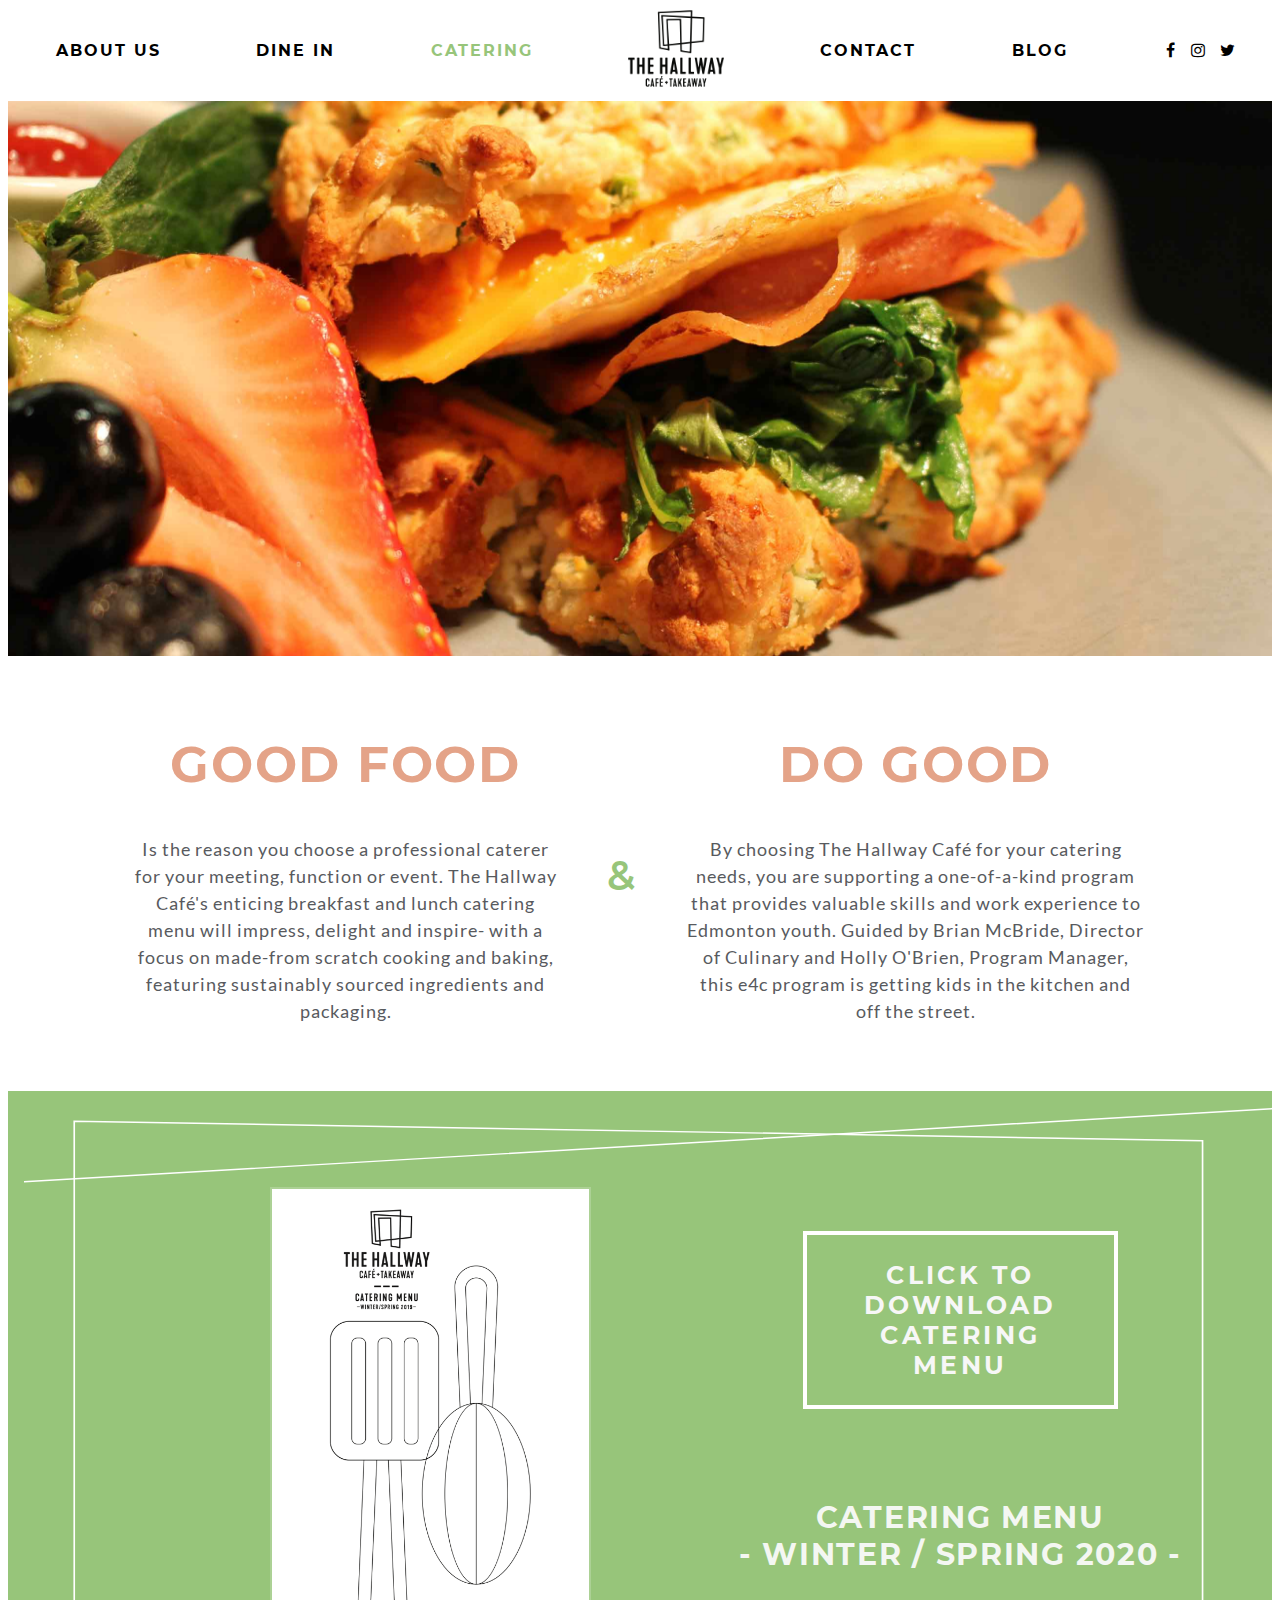
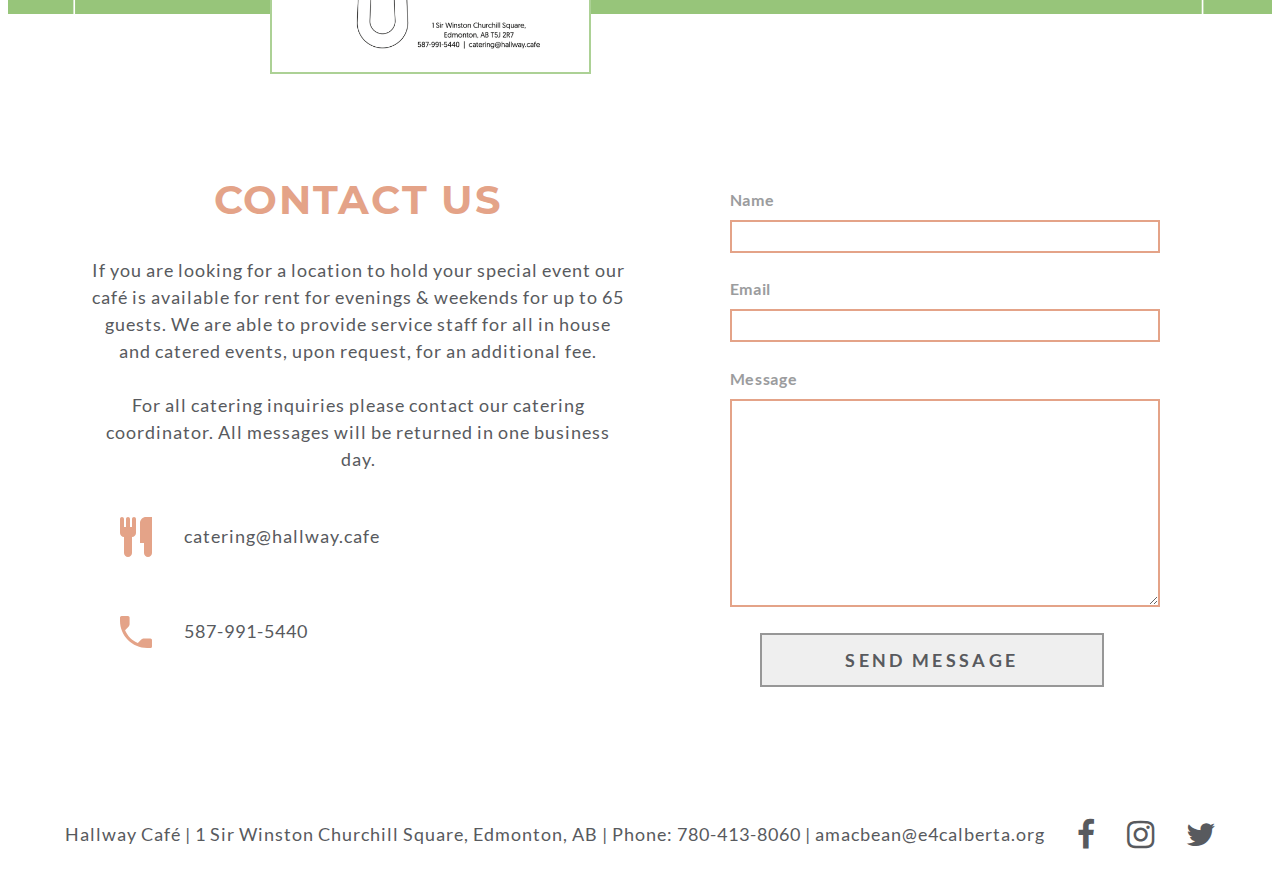
<file: pages/catering.html>
<!DOCTYPE html>
<html lang="en">

<head>
    <meta charset="UTF-8">
    <meta name="viewport" content="width=device-width, initial-scale=1.0">
    <meta name="keywords" content="Edmonton Catering">
    <title>Catering Menu | The Hallway Café</title>
    <meta name="description"
        content="Catering services in the heart of downtown Edmonton. Check out our made-from-scratch cooking and baking menu that will impress, delight and inspire!">
    <meta name="keywords" content="Edmonton catering">
    <title>Catering-The Hallway Café</title>
    <meta name="description"
        content="Do you have a meeting, function or event? The Hallway Café provides professional catering in Edmonton with a breakfast and lunch menu made from scratch!">
    <!-- Add icon library -->
    <link rel="stylesheet" href="https://cdnjs.cloudflare.com/ajax/libs/font-awesome/4.7.0/css/font-awesome.min.css" />
    <link rel="stylesheet" href="../style/navigation.css">
    <link rel="stylesheet" href="../style/catering.css">
    <link rel="stylesheet" href="../style/form.css">
    <link rel="stylesheet" href="../style/footer.css">
    <script src="../script/main.js" defer></script>
</head>

<body>
    <nav>
        <!-- only one of "nav-desktop" and "nav-mobile" will show on user interface -->
        <div class="nav-desktop">
            <a href="./about-us.html">about us</a>
            <a href="./dine-in.html">dine in</a>
            <a class="active-page-catering" href="./catering.html">catering</a>
            <a href="../index.html"><img src="../img/Icons/Desktop-Icons/logo.png"
                    alt="The logo of Hallway Café." /></a>
            <a href="./contact.html">contact</a>
            <a href="./blog.html">blog</a>
            <div class="nav-desktop-socialMedia">
                <a target="_blank" href="https://www.facebook.com/thehallwaycafe/" class="fa fa-facebook"></a>
                <a target="_blank" href="https://www.instagram.com/thehallwaycafe/?hl=en" class="fa fa-instagram"></a>
                <a target="_blank" href="https://twitter.com/hallwaycafe?lang=en" class="fa fa-twitter"></a>
            </div>
        </div>
        <div class="nav-mobile" id="nav-mobile" onclick="toggleButtonAndMenu()">
            <a href="../index.html"><img src="../img/Icons/Mobile-Icons/mobile-logo.png"
                    alt="The logo of Hallway Café." /></a>
            <!-- The empty divs inside nav-menu-button are used for creating animation effects. -->
            <button class="nav-mobile-button">
                <div id="nav-mobile-button-div1"></div>
                <div id="nav-mobile-button-div2"></div>
                <div id="nav-mobile-button-div3"></div>
                <div id="nav-mobile-button-div4"></div>
            </button>
            <ul class="nav-mobile-list nav-mobile-list-hidden" id="nav-mobile-list">
                <li><a href="./about-us.html">about us</a></li>
                <li><a href="./dine-in.html">dine in</a></li>
                <li><a class="active-page-catering" href="./catering.html">catering</a></li>
                <li><a href="./contact.html">contact</a></li>
                <li><a href="./blog.html">blog</a></li>
            </ul>
        </div>
    </nav>
    <section class="catering-hero">
        <div class="hero-banner">
            <div class="mySlide">
                <img src="../img/Catering/biscuit-sandwich.jpg" alt="A sandwich made on a cheddar biscuit"
                    class="hero-img1">
            </div>
            <div class="mousse-cups mySlide">
                <img src="../img/Catering/chocolate-mousse.jpg" alt="Handmade chocolate mousse cups">
            </div>
        </div>
        <div class="hero-statement">
            <article class="good-food">
                <h2>good food</h2>
                <p>Is the reason you choose a professional caterer for your meeting, function or event. The Hallway
                    Café's enticing breakfast and lunch catering menu will impress, delight and inspire- with a focus on
                    made-from scratch cooking and baking,
                    featuring sustainably sourced ingredients and packaging.</p>
            </article>
            <span class="ampersand">&</span>
            <article class="do-good">
                <h2>do good</h2>
                <p>By choosing The Hallway Café for your catering needs, you are supporting a one-of-a-kind program that
                    provides valuable skills and work experience to Edmonton youth. Guided by Brian McBride, Director of
                    Culinary and Holly O'Brien, Program
                    Manager, this e4c program is getting kids in the kitchen and off the street.</p>
            </article>
        </div>
    </section>
    <section class="catering-menu">
        <svg width="1800" height="982" viewBox="10 0 1515 982" preserveAspectRatio="none" fill="none"
            xmlns="http://www.w3.org/2000/svg">
            <path d="M70.6793 982V19.3283L1433.41 46.0021V982" stroke="white" stroke-width="2" />
            <path d="M1522 966.033V2L1 102.686V966.033" stroke="white" stroke-width="2" />
        </svg>
        <h2>catering menu <br /> - winter / spring 2020 -</h2>
        <div class="menu-cover-wrapper">
            <img src="../img/Catering/catering-menu.png" alt="Menu Cover" class="menu-cover">
        </div>
        <a href="../img/Catering/Winter-Spring-2019.pdf" download><button class="download-catering-menu">click to
                download <br /> catering menu
            </button></a>
    </section>
    <section class="catering-contact">
        <div class="contact-info-wrapper">
            <h2>contact us</h2>
            <p>If you are looking for a location to hold your special event our café is available for rent for evenings
                & weekends for up to 65 guests. We are able to provide service staff for all in house and catered
                events, upon request, for an additional
                fee. <br /><br />For all catering inquiries please contact our catering coordinator. All messages will
                be returned in one business day.</p>
            <span>
                <img class="catering-icon" src="../img/Icons/Mobile-Icons/Icon-Catering.svg" alt="">
                <a href="mailto:catering@hallway.cafe">
                    <p>catering@hallway.cafe</p>
                </a>
            </span>
            <span>
                <img class="catering-icon" src="../img/Icons/Mobile-Icons/Icon-Call.svg" alt=""><a
                    href="tel:+1-587-991-5440">
                    <p>587-991-5440</p>
                </a>
            </span>
        </div>
        <div id="success">
            <img src="../img/Icons/Desktop-Icons/logo.png" alt="The logo of Hallway Café." />
            <h3>Thanks for getting in touch! <br /> We’ll get back as soon as we can.</h3>
        </div>
        <form class="catering-form" required>
            <div class="hallway-message">
                <label for="name">Name</label><br>
                <input class="peach-border" type="text" id="name" name="name" required><br>
                <label for="email">Email</Address><br></label> <input class="peach-border" type="email" id="email" name="email" required></br>
                <label for="message">Message</label><br>
                <textarea class="peach-border" id="message" rows="10" cols="20" required></textarea>
                <br>
                <button onClick='SubmitBtn()'>Send Message</button>
            </div>
        </form>
    </section>

    <footer>
        <p>
            <a target="_blank"
                href="https://www.google.ca/maps/place/The+Hallway+Cafe/@53.5452164,-113.4927258,17z/data=!3m1!4b1!4m5!3m4!1s0x53a02379b746ec93:0xc2ad7469f536fa6e!8m2!3d53.5452132!4d-113.4905318?hl=en&authuser=0">Hallway
                Café | 1 Sir Winston Churchill Square, Edmonton, AB </a>|
            <a href="tel:+1-780-413-8060">Phone: 780-413-8060 </a>|<a href="mailto:amacbean@e4calberta.org">
                amacbean@e4calberta.org</a>
        </p>
        <a target="_blank" href="https://www.facebook.com/thehallwaycafe/" class="fa fa-facebook fa-2x"></a>
        <a target="_blank" href="https://www.instagram.com/thehallwaycafe/?hl=en" class="fa fa-instagram fa-2x"></a>
        <a target="_blank" href="https://twitter.com/hallwaycafe?lang=en" class="fa fa-twitter fa-2x"></a>
    </footer>
</body>

</html>
</file>
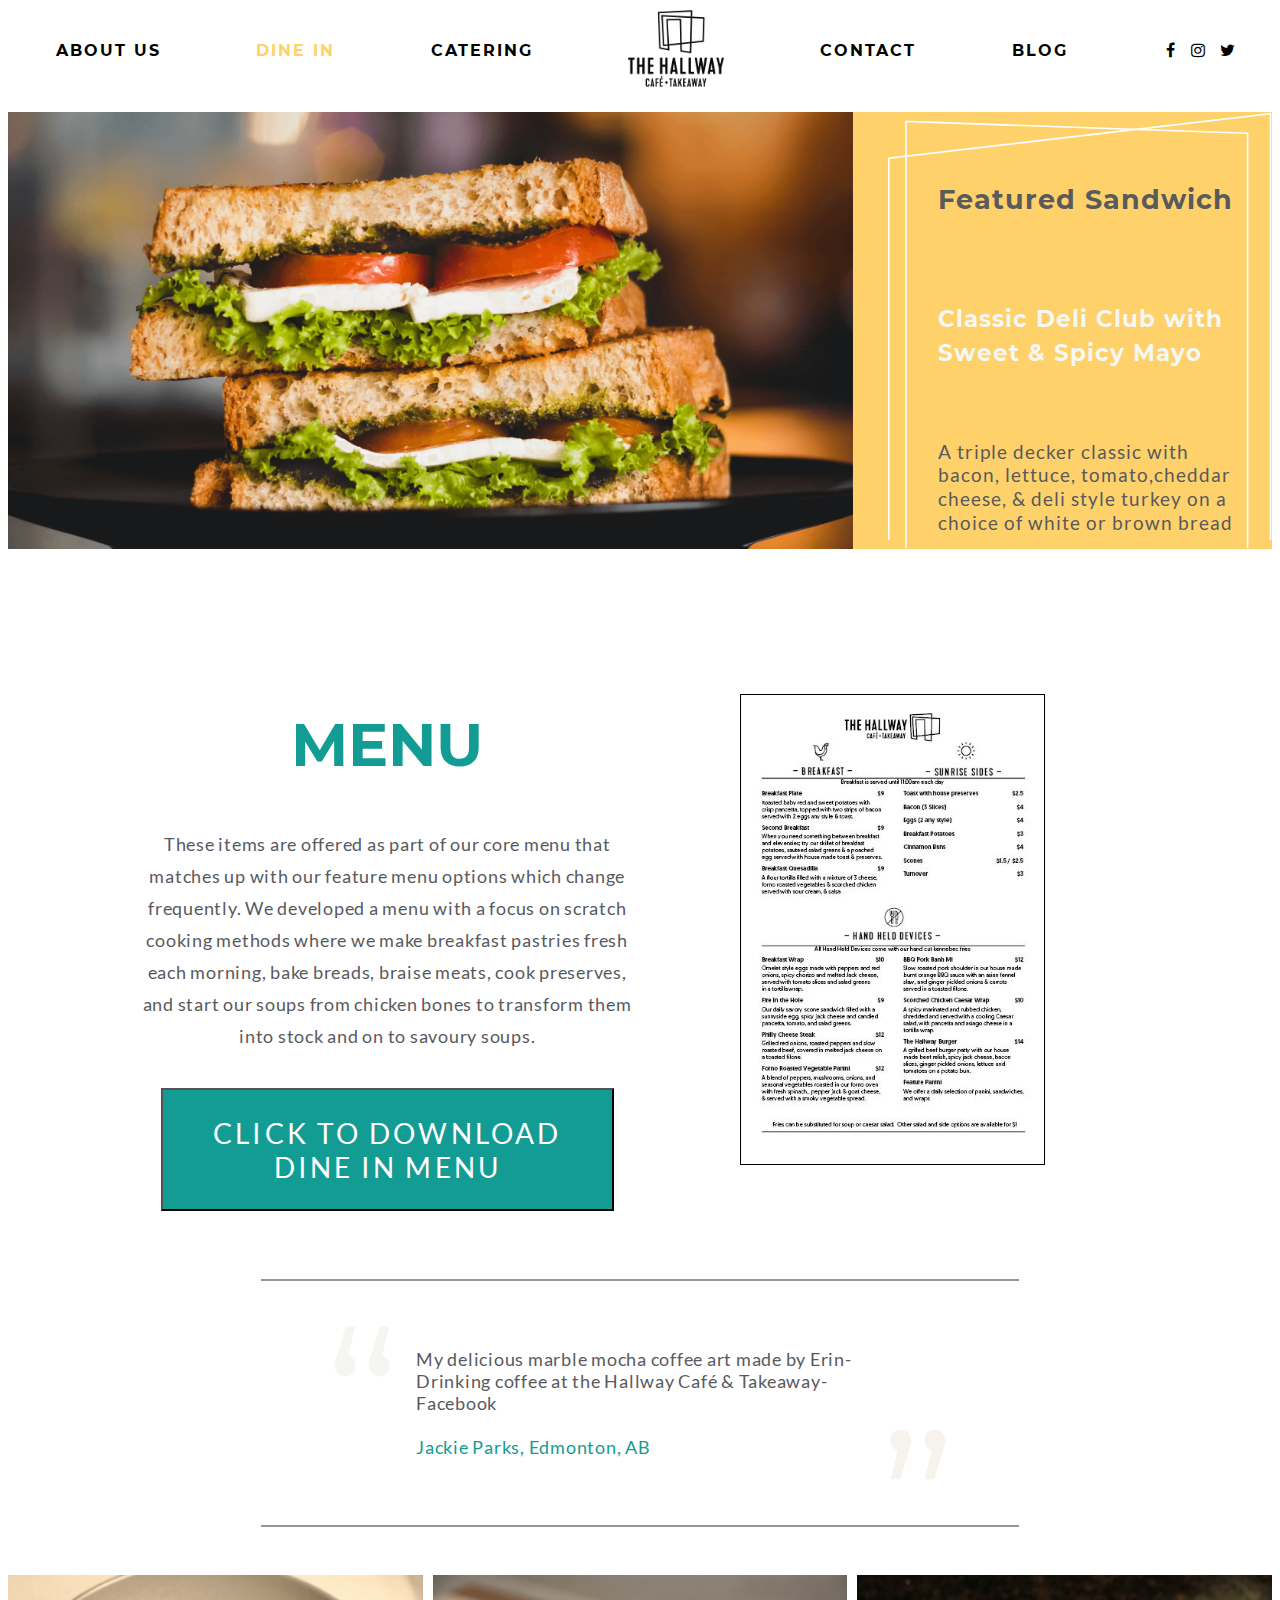
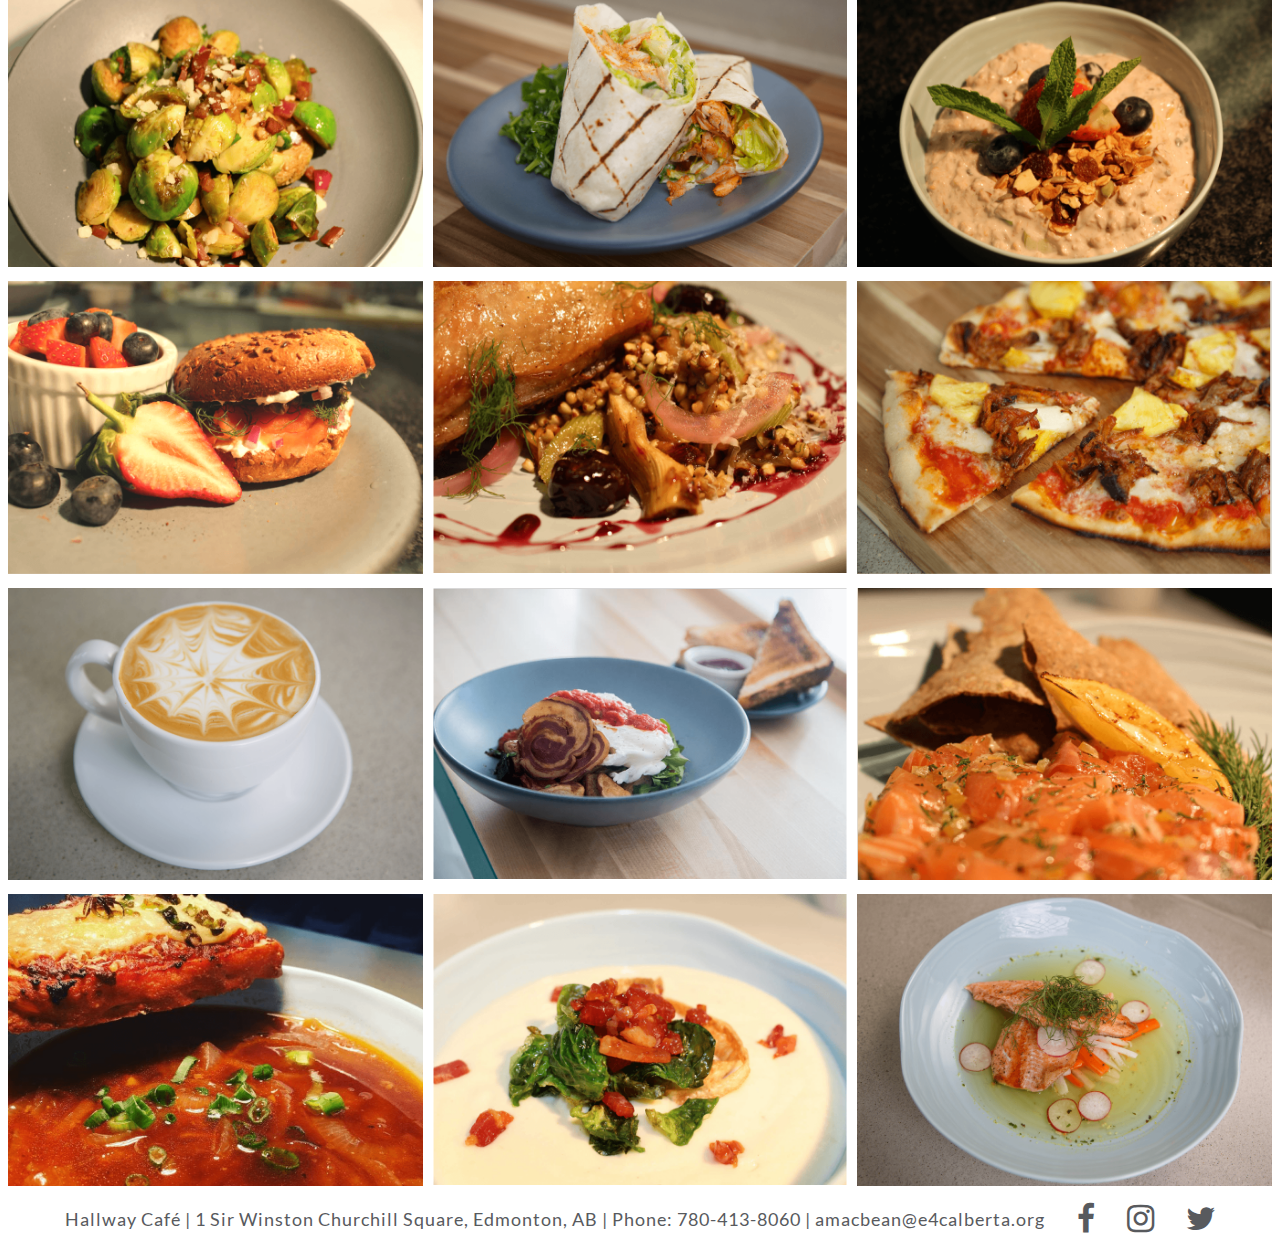
<file: pages/dine-in.html>
<!DOCTYPE html>
<html lang="en">

<head>
    <meta charset="UTF-8" />
    <meta name="viewport" content="width=device-width, initial-scale=1.0" />
    <title>Dine In Menu | Hallway Café</title>
    <meta name="description" content="The Hallway Café has been serving Edmontonians for 22 years.  We developed a menu with a focus on scratch cooking methods.">
    <!-- Add icon library -->
    <link rel="stylesheet" href="https://cdnjs.cloudflare.com/ajax/libs/font-awesome/4.7.0/css/font-awesome.min.css" />
    <link rel="stylesheet" href="../style/navigation.css" />
    <link rel="stylesheet" href="../style/dinein.css" />
    <link rel="stylesheet" href="../style/footer.css">
    <script src="../script/main.js" defer></script>
</head>

<body>
    <nav>
        <!-- only one of "nav-desktop" and "nav-mobile" will show on user interface -->
        <div class="nav-desktop">
            <a href="./about-us.html">about us</a>
            <a class="active-page-dineIn" href="./dine-in.html">dine in</a>
            <a href="./catering.html">catering</a>
            <a href="../index.html"><img src="../img/Icons/Desktop-Icons/logo.png" alt="The logo of Hallway Café." /></a>
            <a href="./contact.html">contact</a>
            <a href="./blog.html">blog</a>
            <div class="nav-desktop-socialMedia">
                <a target="_blank" href="https://www.facebook.com/thehallwaycafe/" class="fa fa-facebook"></a>
                <a target="_blank" href="https://www.instagram.com/thehallwaycafe/?hl=en" class="fa fa-instagram"></a>
                <a target="_blank" href="https://twitter.com/hallwaycafe?lang=en" class="fa fa-twitter"></a>
            </div>
        </div>
        <div class="nav-mobile" id="nav-mobile" onclick="toggleButtonAndMenu()">
            <a href="../index.html"><img src="../img/Icons/Mobile-Icons/mobile-logo.png" alt="The logo of Hallway Café." /></a>
            <!-- The empty divs inside nav-menu-button are used for creating animation effects. -->
            <button class="nav-mobile-button">
            <div id="nav-mobile-button-div1"></div>
            <div id="nav-mobile-button-div2"></div>
            <div id="nav-mobile-button-div3"></div>
            <div id="nav-mobile-button-div4"></div>
        </button>
            <ul class="nav-mobile-list nav-mobile-list-hidden" id="nav-mobile-list">
                <li><a href="./about-us.html">about us</a></li>
                <li><a class="active-page-dineIn" href="./dine-in.html">dine in</a></li>
                <li><a href="./catering.html">catering</a></li>
                <li><a href="./contact.html">contact</a></li>
                <li><a href="./blog.html">blog</a></li>
            </ul>
        </div>
    </nav>

    <section class="feature-food-carousel">
        <article class="feature-1 mySlide">
            <img src="../img/Dine-in/caprese-sandwich.png" alt="A delicious sandwich" />
            <span class="feature-description">
          <svg width="468" height="512" viewBox="0 0 468 512" preserveAspectRatio="none" fill="none" xmlns="http://www.w3.org/2000/svg">
            <path d="M21.916 511.019V11.0716L438.244 24.9242V511.019" stroke="white" stroke-width="2"/>
            <path d="M466.132 501.947V2L1 54.2158V501.947" stroke="white" stroke-width="2"/>
          </svg>
          <h2>Featured Sandwich</h2>
          <h3>Classic Deli Club with Sweet & Spicy Mayo</h3>
          <hr>
          <p>
            A triple decker classic with bacon, lettuce, tomato,cheddar cheese,
            & deli style turkey on a choice of white or brown bread
          </p>
        </span>
        </article>
        <article class="feature-2 mySlide">
            <img src="../img/Dine-in/cheese-pizza.png" alt="A tasty pizza" />
            <span class="feature-description">
          <svg width="468" height="512" viewBox="0 0 468 512" preserveAspectRatio="none" fill="none" xmlns="http://www.w3.org/2000/svg">
            <path d="M21.916 511.019V11.0716L438.244 24.9242V511.019" stroke="white" stroke-width="2"/>
            <path d="M466.132 501.947V2L1 54.2158V501.947" stroke="white" stroke-width="2"/>
          </svg>
          <h2>Featured Pizza</h2>
          <h3>Philly Cheese Steak Pizza</h3>
          <hr />
          <p>
            From our forno oven, a pizza crust topped with garlic bechamel
            sauce, roasted peppers and mushrooms, julienned red onions, & sliced
            inside round of beef
          </p>
        </span>
        </article>
        <article class="feature-3 mySlide">
            <img src="../img/Dine-in/tomato-bisque.png" alt="A lovely soup" />
            <span class="feature-description">
          <svg width="468" height="512" viewBox="0 0 468 512" preserveAspectRatio="none" fill="none" xmlns="http://www.w3.org/2000/svg">
            <path d="M21.916 511.019V11.0716L438.244 24.9242V511.019" stroke="white" stroke-width="2"/>
            <path d="M466.132 501.947V2L1 54.2158V501.947" stroke="white" stroke-width="2"/>
          </svg>
          <h2>Featured Soup</h2>
          <h3>Ginger Chicken Vegetable</h3>
          <hr />
          <p>
            Made with our in-house chicken stock and seasoned with fresh ginger,
            this soup is a little taste of home with a nice kick to it that will
            clear those plugged sinuses
          </p>
        </span>
        </article>
    </section>
    <section class="menu">
        <article class="menu-description">
            <h2>menu</h2>
            <p>
                These items are offered as part of our core menu that matches up with our feature menu options which change frequently. We developed a menu with a focus on scratch cooking methods where we make breakfast pastries fresh each morning, bake breads, braise
                meats, cook preserves, and start our soups from chicken bones to transform them into stock and on to savoury soups.
            </p>
            <img src="../img/Dine-in/Menu.jpg" alt="dine-in menu" />
            <a href="../img/Dine-in/Menu-10-Winter-Spring-2019.pdf" download><button class="menu-download">
            click to download <br/> dine in menu
          </button></a>
        </article>
    </section>
    <div class="review-border-top"></div>
    <section class="customer-review-carousel">
        <article class="quote myReview">
            <img src="../img/Icons/Mobile-Icons/OpenQuotationMark.png" alt="" class="quotations" />
            <div class="reviewContent">
                <p>
                    My delicious marble mocha coffee art made by Erin- Drinking coffee at the Hallway Café & Takeaway-Facebook<br/><br/>
                    <span class="authorName">
              Jackie Parks, Edmonton, AB
            </span>
                </p>
            </div>
            <img src="../img/Icons/Mobile-Icons/ClosedQuotationMark.png" alt="" class="quotations" />
        </article>
        <article class="quote myReview">
            <img src="../img/Icons/Mobile-Icons/OpenQuotationMark.png" alt="" class="quotations" />
            <div class="reviewContent">
                <p>
                    I need this in my life. Can it be on the menu next monday? ;) - Facebook<br/><br/>
                    <span class="authorName">
              Kari Sorensen, Edmonton, AB
            </span>
                </p>
            </div>
            <img src="../img/Icons/Mobile-Icons/ClosedQuotationMark.png" alt="" class="quotations" />
        </article>
        <article class="quote myReview">
            <img src="../img/Icons/Mobile-Icons/OpenQuotationMark.png" alt="" class="quotations" />
            <div class="reviewContent">
                <p>
                    It was Awesome - Twitter @Ian_Hosler<br/><br/>
                    <span class="authorName">
              Ian Hosler, Edmonton, AB
            </span>
                </p>
            </div>
            <img src="../img/Icons/Mobile-Icons/ClosedQuotationMark.png" alt="" class="quotations" />
        </article>
    </section>
    <div class="review-border-bottom"></div>
    <section class="dinein-photos">
        <div class="brussel-sprouts">
            <img src="../img/Dine-in/brussel-sprouts.png" alt="Brussel Sprouts" />
        </div>
        <div class="caesar">
            <img src="../img/Dine-in/chix-caesar.png" alt="Caesar Wrap" />
        </div>
        <div class="parfait">
            <img src="../img/Dine-in/parfait.png" alt="Parfait" />
        </div>
        <div class="smoked-salmon">
            <img src="../img/Dine-in/smoked-salmon-bagel.png" alt="Smoked Salmon bagel" />
        </div>
        <div class="turkey-dinner">
            <img src="../img/Dine-in/turkey-dinner.png" alt="Turkey Dinner" />
        </div>
        <div class="hawaiian-pizza">
            <img src="../img/Dine-in/hawaiian-pizza.png" alt="Hawaiian Pizza" />
        </div>
        <div class="cappucino">
            <img src="../img/Dine-in/cappucino.png" alt="Cappucino" />
        </div>
        <div class="pancetta-salad">
            <img src="../img/Dine-in/pancetta-salad.png" alt="Pancetta Salad" />
        </div>
        <div class="salmon-tartar">
            <img src="../img/Dine-in/salmon-tartar.png" alt="Salmon Tartar" />
        </div>
        <div class="soup-toast">
            <img src="../img/Dine-in/soup-and-pizzatoast.png" alt="Soup and Pizza Toast" />
        </div>
        <div class="buckwheat">
            <img src="../img/Dine-in/buckwheat.png" alt="Buckwheat" />
        </div>
        <div class="nonna-nightmare">
            <img src="../img/Dine-in/nonna-nightmare.png" alt="Nonna Nightmare" />
        </div>
    </section>
    <footer>
      <p>
        <a target="_blank" href="https://www.google.ca/maps/place/The+Hallway+Cafe/@53.5452164,-113.4927258,17z/data=!3m1!4b1!4m5!3m4!1s0x53a02379b746ec93:0xc2ad7469f536fa6e!8m2!3d53.5452132!4d-113.4905318?hl=en&authuser=0">Hallway Café | 1 Sir Winston Churchill Square, Edmonton, AB </a>| <a href="tel:+1-780-413-8060">Phone: 780-413-8060</a><a href="mailto:macbean@e4calberta.org"> | amacbean@e4calberta.org</a>
      </p>
      <a target="_blank" href="https://www.facebook.com/thehallwaycafe/" class="fa fa-facebook fa-2x"></a>
        <a target="_blank" href="https://www.instagram.com/thehallwaycafe/?hl=en" class="fa fa-instagram fa-2x"></a>
        <a target="_blank" href="https://twitter.com/hallwaycafe?lang=en" class="fa fa-twitter fa-2x"></a>
    </footer>
</body>

</html>
</file>
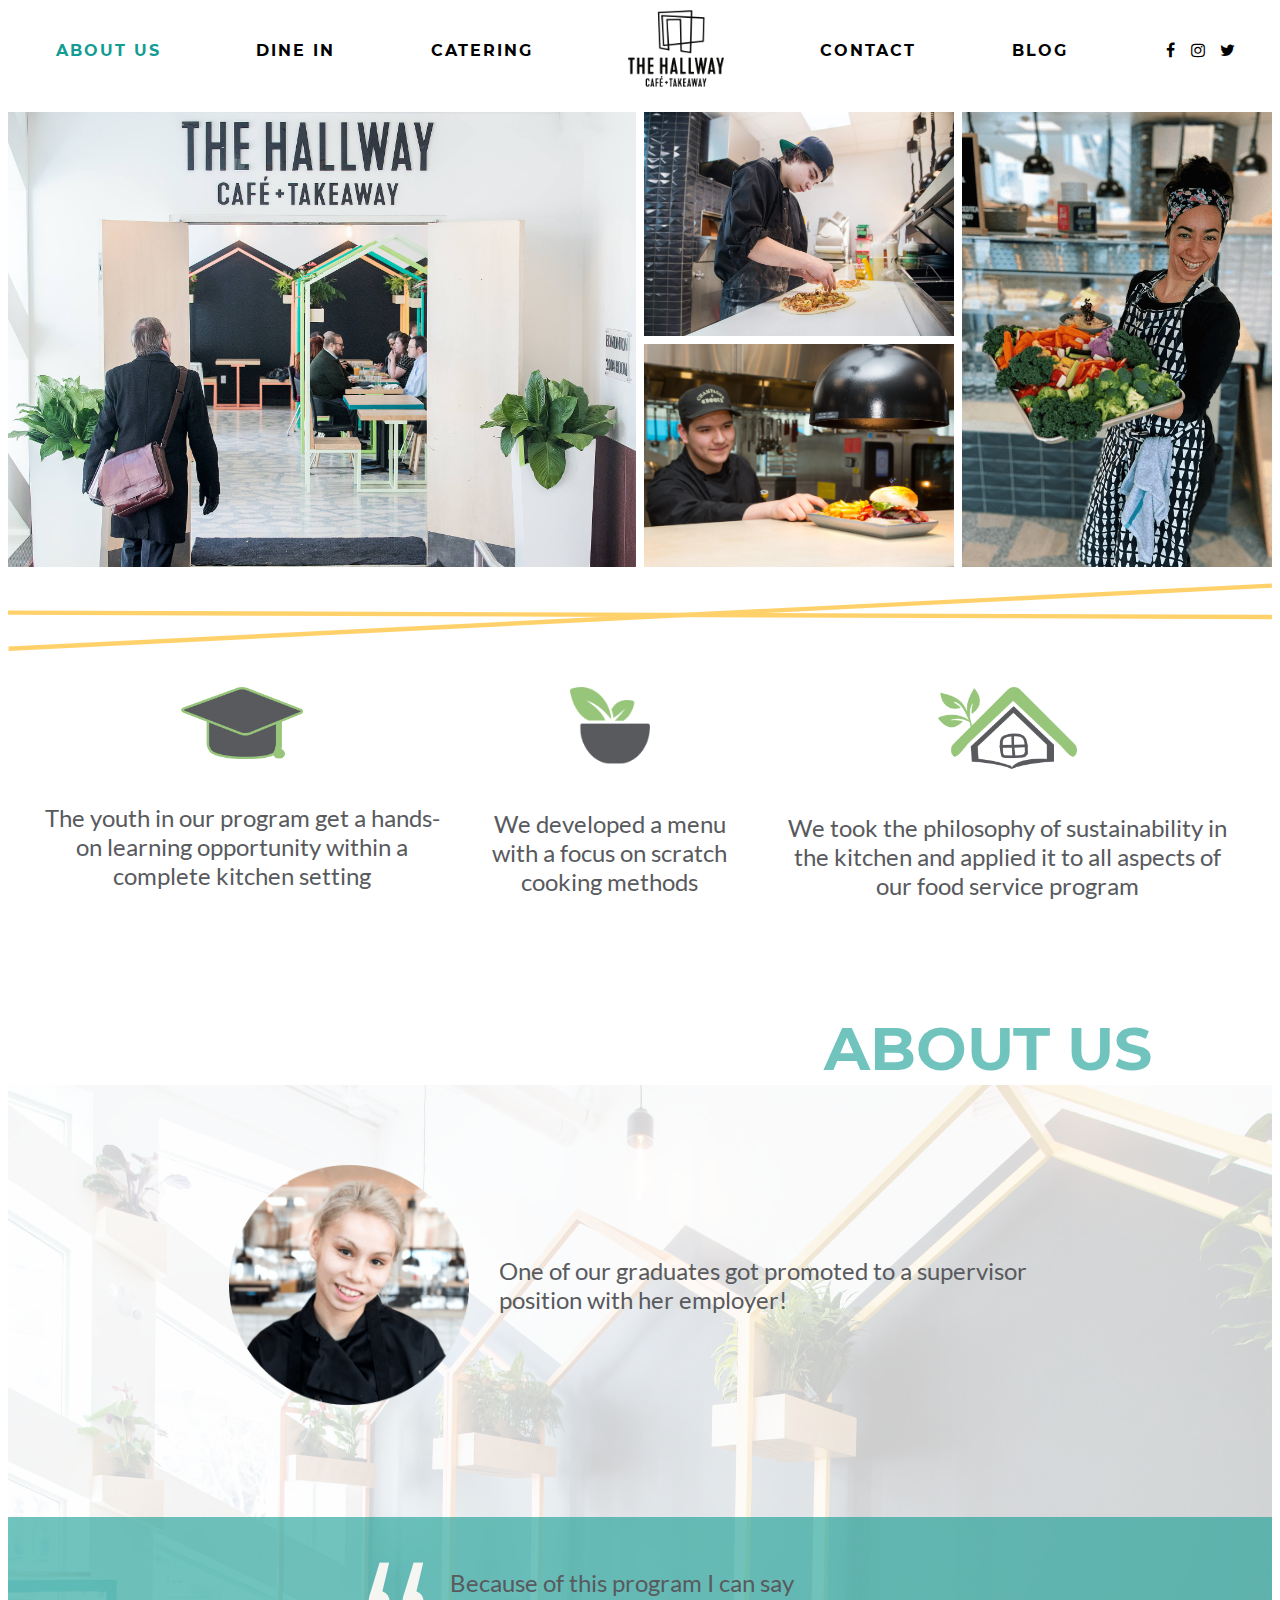
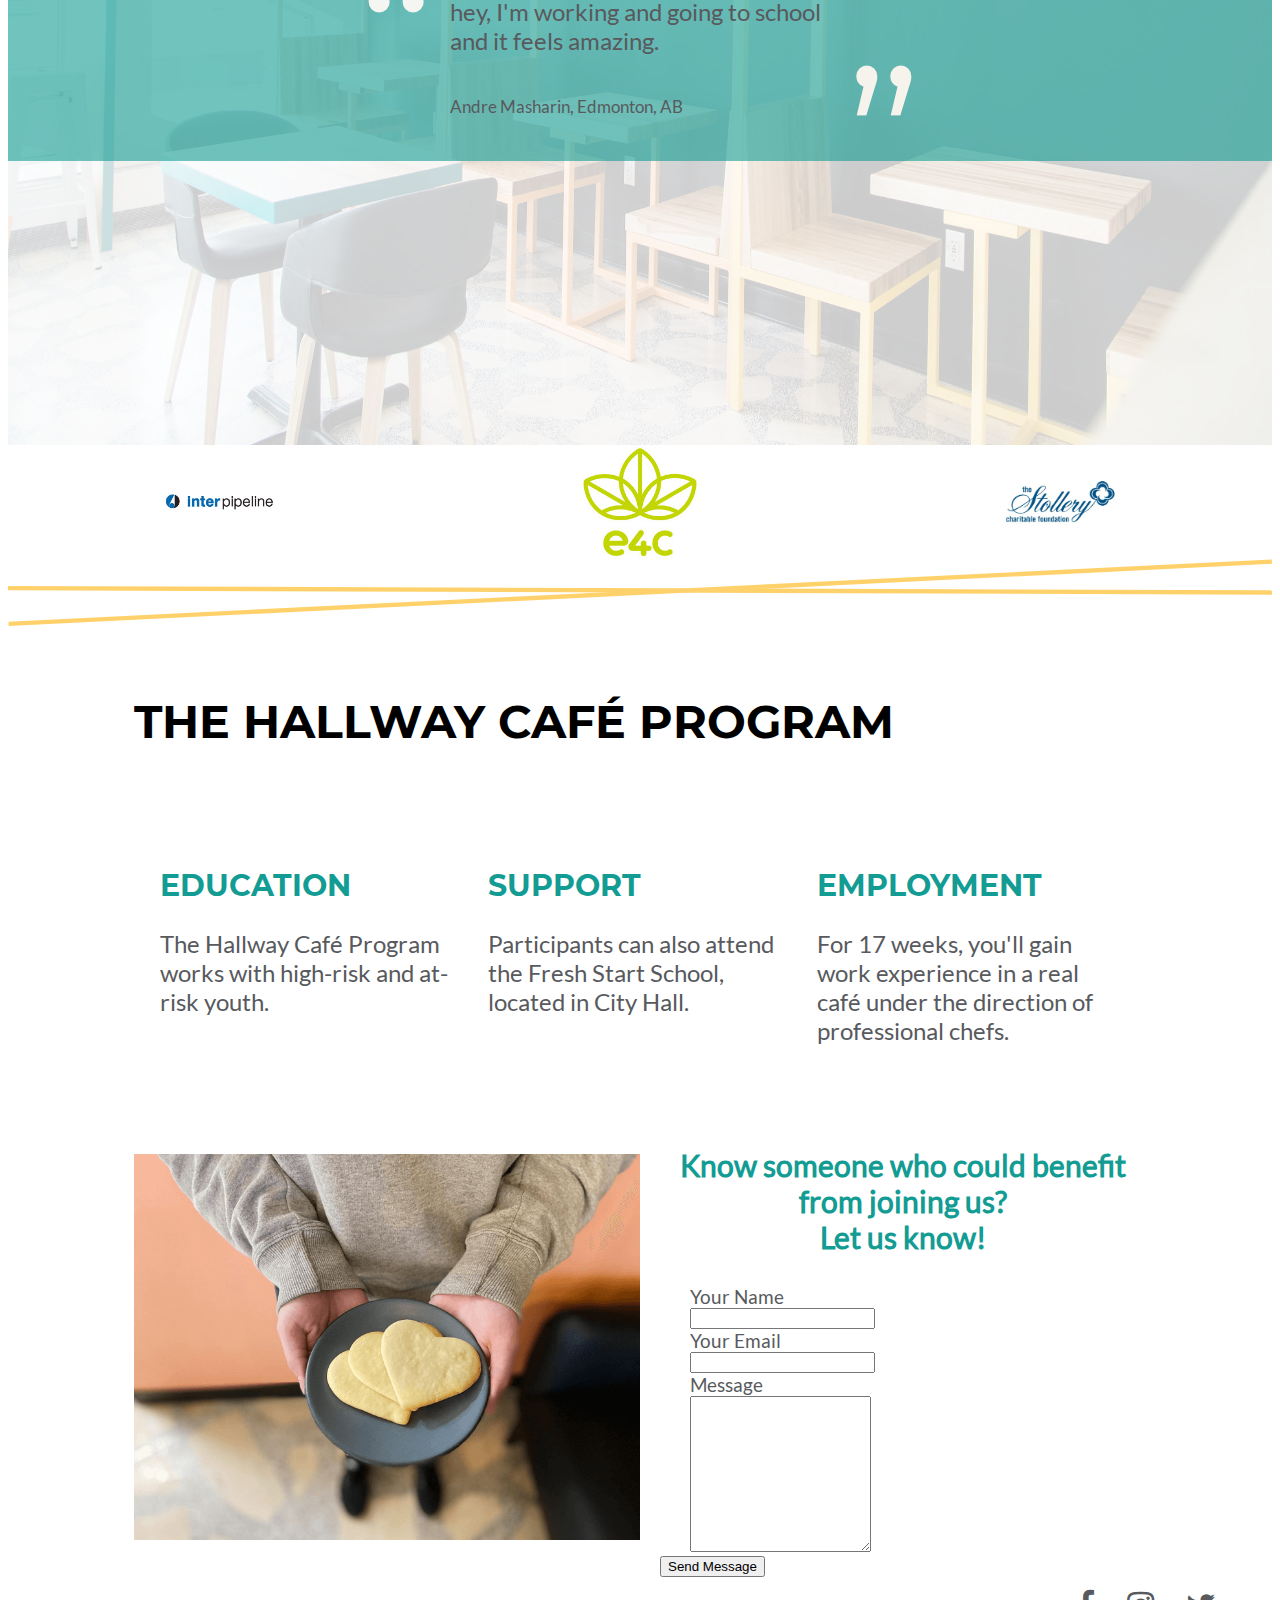
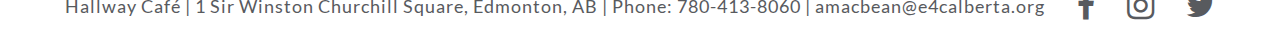
<file: src/about-us.html>
<!DOCTYPE html>
<html lang="en">

<head>
    <meta charset="UTF-8" />
    <meta name="viewport" content="width=device-width, initial-scale=1.0" />
    <meta name="keywords"
        content="Hallway Cafe, Hallway-Cafe, youth program, at risk youth, at-risk youth, high risk youth, high-risk youth, education support, employment, employment readiness">
    <meta name="description"
        content="Our cafe encourages <strong>at-risk youth</strong> and <strong>high-risk youth</strong> to come and learn from professional chefs as they acquire the skills to become a self-sufficient member of society. ">
    <meta name=“robots” content=“index, follow”>
    <title>Hallway Caf&eacute;</title>
    <!-- Add icon library -->
    <link rel="stylesheet" href="https://cdnjs.cloudflare.com/ajax/libs/font-awesome/4.7.0/css/font-awesome.min.css" />
    <link rel="stylesheet" href="../style/aboutus.css">
    <link rel="stylesheet" href="../style/navigation.css">
    <link rel="stylesheet" href="../style/footer.css">
    <script src="../script/main.js" defer></script>
</head>

<body>
    <nav>
        <!-- only one of "nav-desktop" and "nav-mobile" will show on user interface -->
        <div class="nav-desktop">
            <a class="active-page-aboutUs" href="./about-us.html">about us</a>
            <a href="./dine-in.html">dine in</a>
            <a href="./catering.html">catering</a>
            <a href="../index.html"><img src="../img/Icons/Desktop-Icons/logo.png"
                    alt="The logo of Hallway Cafe." /></a>
            <a href="./contact.html">contact</a>
            <a href="./blog.html">blog</a>
            <div class="nav-desktop-socialMedia">
                <a target="_blank" href="https://www.facebook.com/thehallwaycafe/" class="fa fa-facebook"></a>
                <a target="_blank" href="https://www.instagram.com/thehallwaycafe/?hl=en" class="fa fa-instagram"></a>
                <a target="_blank" href="https://twitter.com/hallwaycafe?lang=en" class="fa fa-twitter"></a>
            </div>
        </div>
        <div class="nav-mobile" id="nav-mobile" onclick="toggleButtonAndMenu()">
            <a href="../index.html"><img src="../img/Icons/Mobile-Icons/mobile-logo.png"
                    alt="The logo of Hallway Cafe." /></a>
            <!-- The empty divs inside nav-menu-button are used for creating animation effects. -->
            <button class="nav-mobile-button">
                <div id="nav-mobile-button-div1"></div>
                <div id="nav-mobile-button-div2"></div>
                <div id="nav-mobile-button-div3"></div>
                <div id="nav-mobile-button-div4"></div>
            </button>
            <ul class="nav-mobile-list nav-mobile-list-hidden" id="nav-mobile-list">
                <li><a class="active-page-aboutUs" href="./about-us.html">about us</a></li>
                <li><a href="./dine-in.html">dine in</a></li>
                <li><a href="./catering.html">catering</a></li>
                <li><a href="./contact.html">contact</a></li>
                <li><a href="./blog.html">blog</a></li>
            </ul>
        </div>
    </nav>
    <section class="img-bar">
        <img class="pizza-assembly" src="../img/About-Us/pizza-assembly.jpg" alt="Assembly of pizza">
        <img class="order-up" src="../img/About-Us/order-up.jpg" alt="Order is ready">
        <img class="veggie-tray" src="../img/About-Us/veggie-tray.png" alt="Order is ready">
        <img class="front-door" src="../img/About-Us/front-door.jpg" alt="front door">
    </section>
    <img class="cross-illus" src="../img/About-Us/Illustration-About-Us.svg" alt="">
    <section class="about-us">
        <h1>About Us</h1>
        <div class="about-statements">
            <div class="grad-cap">
                <img src="../img/Icons/Desktop-Icons/Graduation-Cap.png" alt="Graduation Cap">
                <p>The youth in our program get a hands-on learning opportunity within a complete kitchen setting</p>
            </div>
            <div class="eco-food">
                <img src="../img/Icons/Mobile-Icons/Eco-Food.png" alt="Eco Food">
                <p>We developed a menu with a focus on scratch cooking methods</p>
            </div>
            <div class="about-sustain">
                <img src="../img/Icons/Desktop-Icons/Sustainability.png" alt="Sustainability">
                <p>We took the philosophy of sustainability in the kitchen and applied it to all aspects of our food service program</p>
            </div>
        </div>
    </section>
    <div class="alumni">
        <div class="alumni-recognition">
            <img src="../img/About-Us/alumni-higlight.png" alt="Soft image of hallway">
            <p>One of our graduates got promoted to a supervisor position with her employer!</p>
        </div>
        <div class="carousel-quotes mySlide">
            <img src="../img/Icons/Mobile-Icons/OpenQuotationMark.png" alt="">
            <span>
                <p>Because of this program I can say hey, I'm working and going to school and it feels amazing.
                </p>
                <p class="authorName">Andre Masharin, Edmonton, AB</p>
            </span>
            <img src="../img/Icons/Mobile-Icons/ClosedQuotationMark.png" alt="">
        </div>
        <div class="carousel-quotes mySlide">
            <img src="../img/Icons/Mobile-Icons/OpenQuotationMark.png" alt="">
            <span>
                <p>I got this life changing opportunity that I am so grateful for: Kids in the Hall.
                </p>
                <p class="authorName">Ored Sjögren, Edmonton, AB</p>
            </span>
            <img src="../img/Icons/Mobile-Icons/ClosedQuotationMark.png" alt="">
        </div>
        <div class="carousel-quotes mySlide">
            <img src="../img/Icons/Mobile-Icons/OpenQuotationMark.png" alt="">
            <span>
                <p>I'm very grateful for Kids in the Hall.
                </p>
                <p class="authorName">Thoma Fulloway, Edmonton, AB</p>
            </span>
            <img src="../img/Icons/Mobile-Icons/ClosedQuotationMark.png" alt="">
        </div>
    </div>
    <div class="corporate-sponsors">
        <img src="../img/Corporate-Logos/inter-pipeline.png" alt="">
        <img class="e4c-logo" src="../img/Corporate-Logos/e4c.png" alt="">
        <img src="../img/Corporate-Logos/stollery.png" alt="">
    </div>
    <img class="cross-illus" src="../img/About-Us/Illustration-About-Us.svg" alt="Bars">
    </section>
    <section class="education-support">
        <h1>the hallway caf&eacute; program</h1>
        <div class="program-categories">
            <div class="education-category">
                <h2>education</h2>
                <p>The Hallway Caf&eacute; Program works with high-risk and at-risk youth.</p>
            </div>
            <div class="support-category">
                <h2>support</h2>
                <p>Participants can also attend the Fresh Start School, located in City Hall.</p>
            </div>
            <div class="employment-category">
                <h2>employment</h2>
                <p>For 17 weeks, you'll gain work experience in a real caf&eacute; under the direction of professional chefs.</p>
            </div>
        </div>
        <section class="program-contact-info">
            <img class="heart-cookies" src="../img/About-Us/heart-cookies.png" alt="Plate of cookies">
            <form>
                <div class="hallway-message">
                    <p class="program-call-to-action">Know someone who could benefit from joining us? <br/>Let us know!</p>
                    <label for="name">Your Name</label><br>
                    <input type="text"
                    class="name" id="name" name="name"><br>
                    <label for="email">Your Email</Address><br></label> <input 
                    class="email" type="email" id="email" name="email"></br>
                    <label for="message">Message</label><br>
                    <textarea 
                    class="message" id="message" rows="10" cols="20"></textarea>
                    <br>
                    <button>
                        Send Message
                    </button>
                </div>
            </form>
        </section>
    </section>
    <footer>
        <p>
            <a target="_blank" href="https://www.google.ca/maps/place/The+Hallway+Cafe/@53.5452164,-113.4927258,17z/data=!3m1!4b1!4m5!3m4!1s0x53a02379b746ec93:0xc2ad7469f536fa6e!8m2!3d53.5452132!4d-113.4905318?hl=en&authuser=0">Hallway Caf&eacute; | 1 Sir Winston Churchill Square, Edmonton, AB </a>| <a href="tel:+1-780-413-8060">Phone: 780-413-8060</a><a href="mailto:macbean@e4calberta.org"> | amacbean@e4calberta.org</a>
        </p>
        <a target="_blank" href="https://www.facebook.com/thehallwaycafe/" class="fa fa-facebook fa-2x"></a>
    <a target="_blank" href="https://www.instagram.com/thehallwaycafe/?hl=en" class="fa fa-instagram fa-2x"></a>
    <a target="_blank" href="https://twitter.com/hallwaycafe?lang=en" class="fa fa-twitter fa-2x"></a>
    </footer>
</body>

</html>
</file>
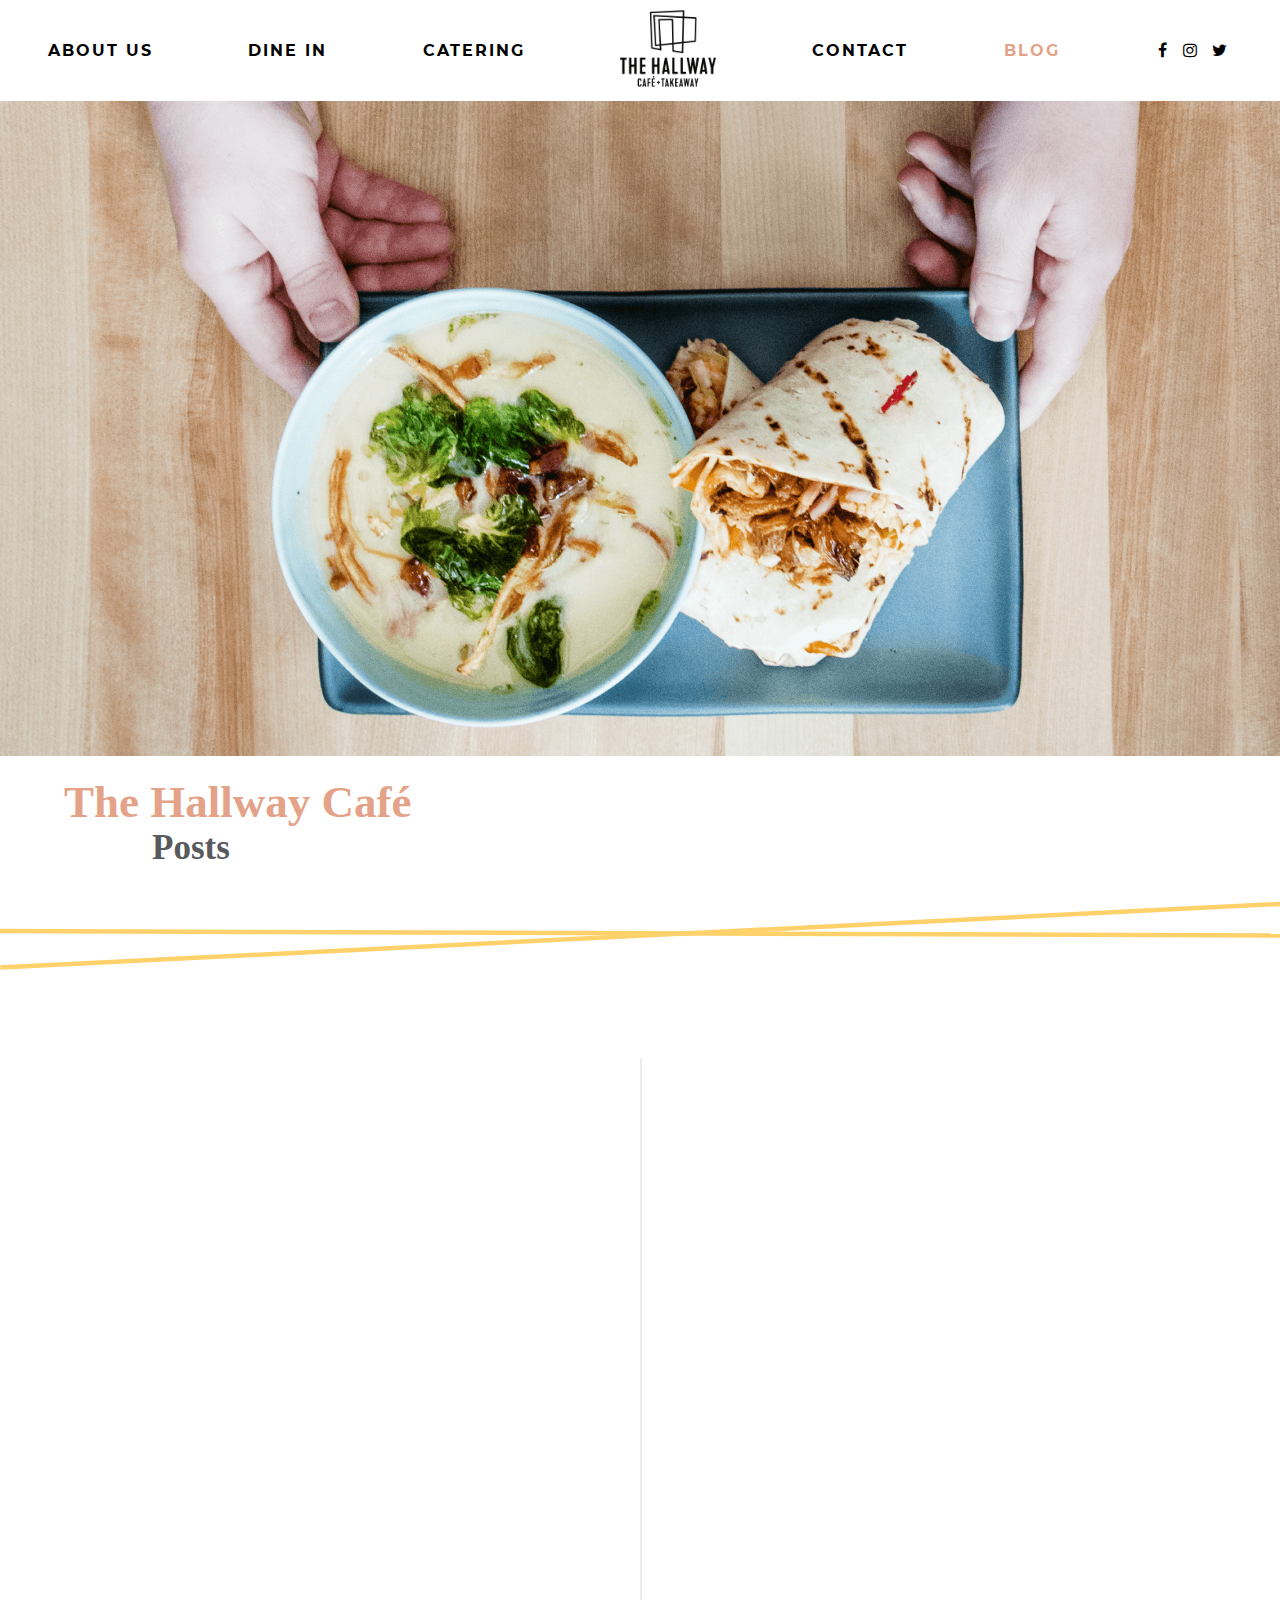
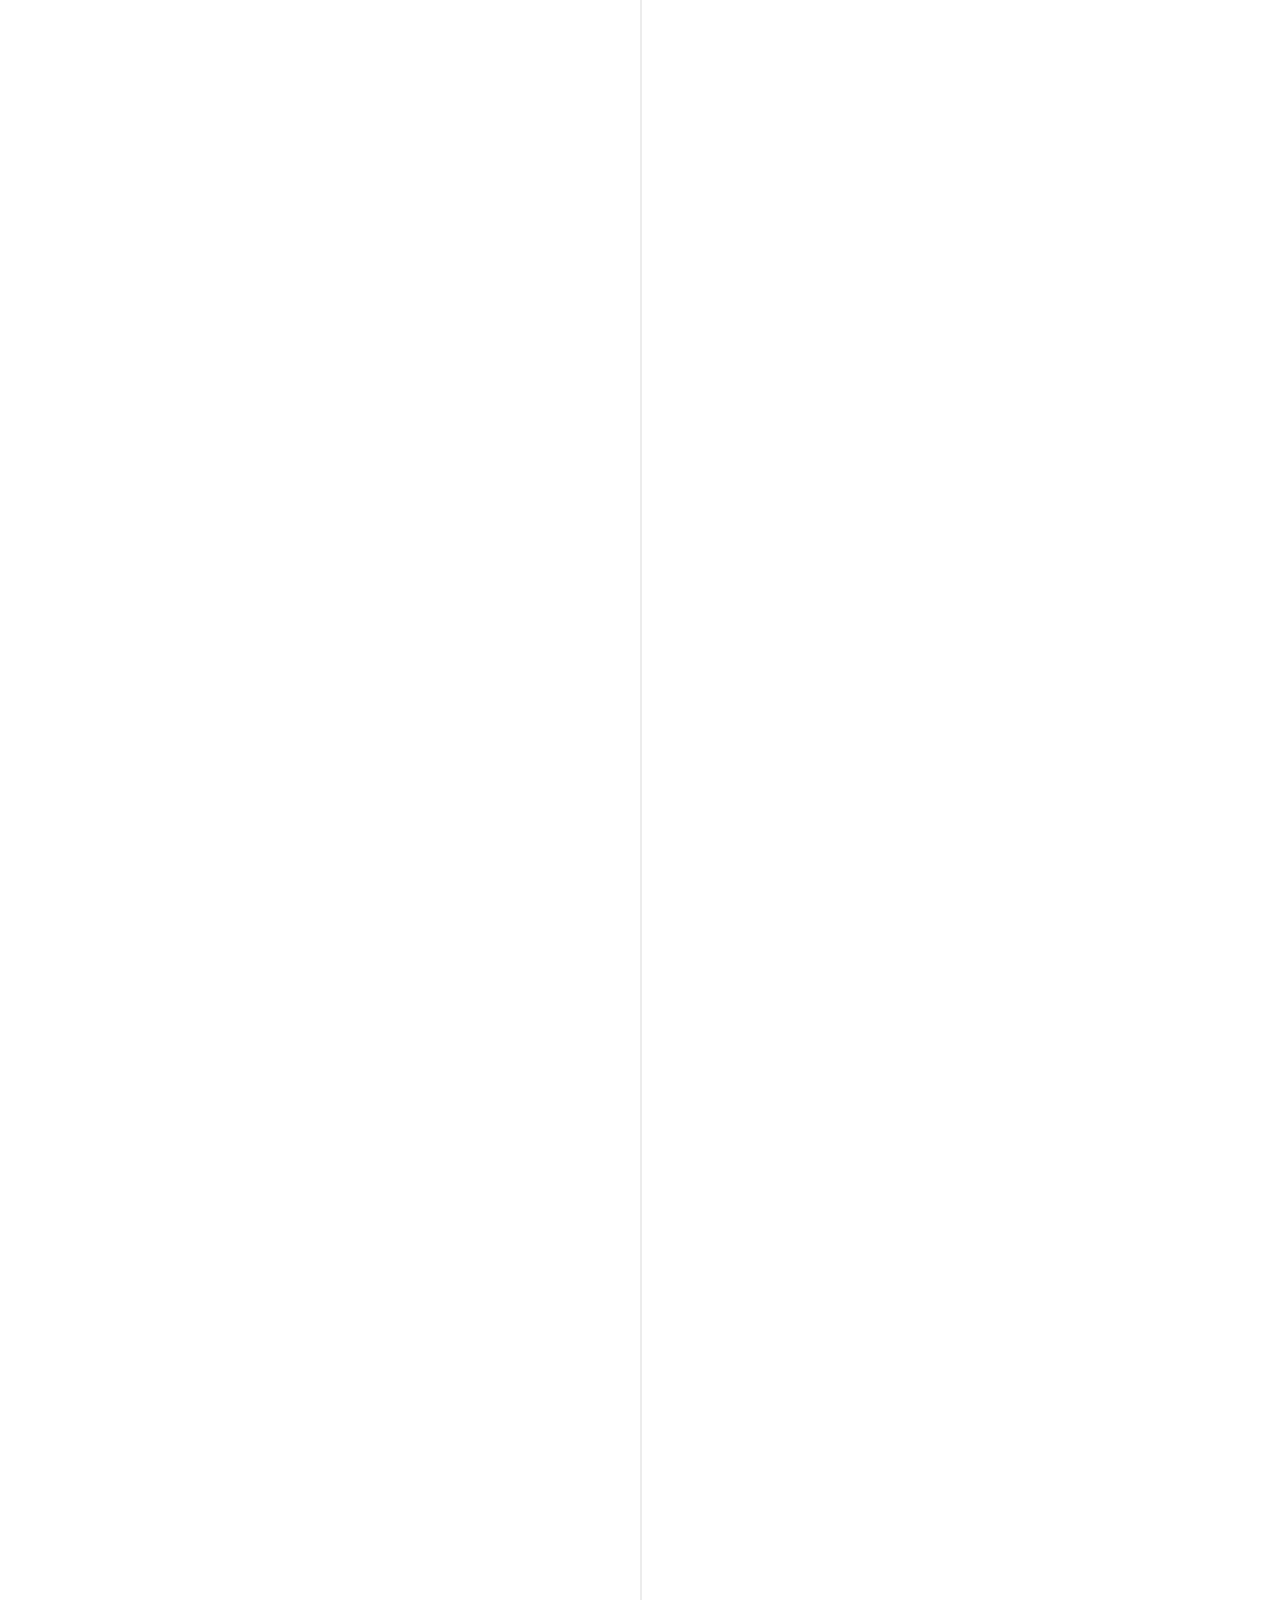
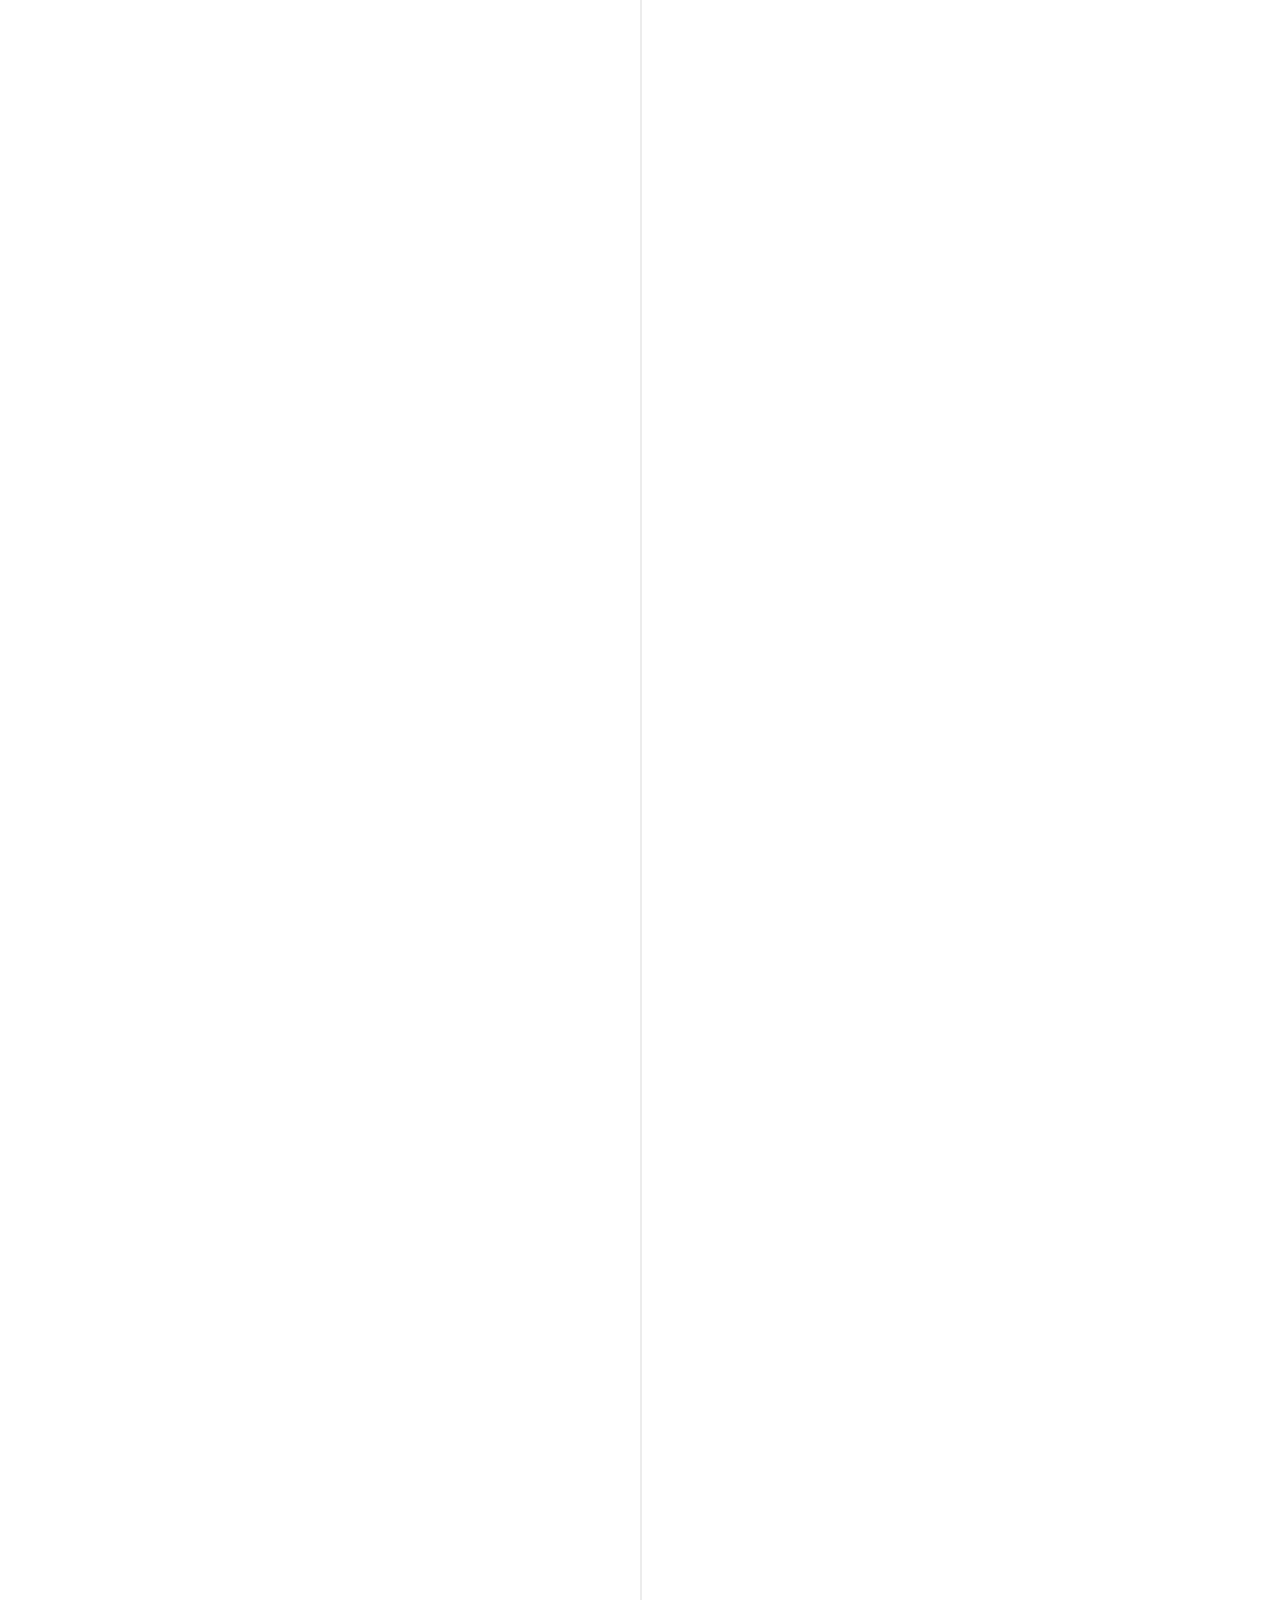
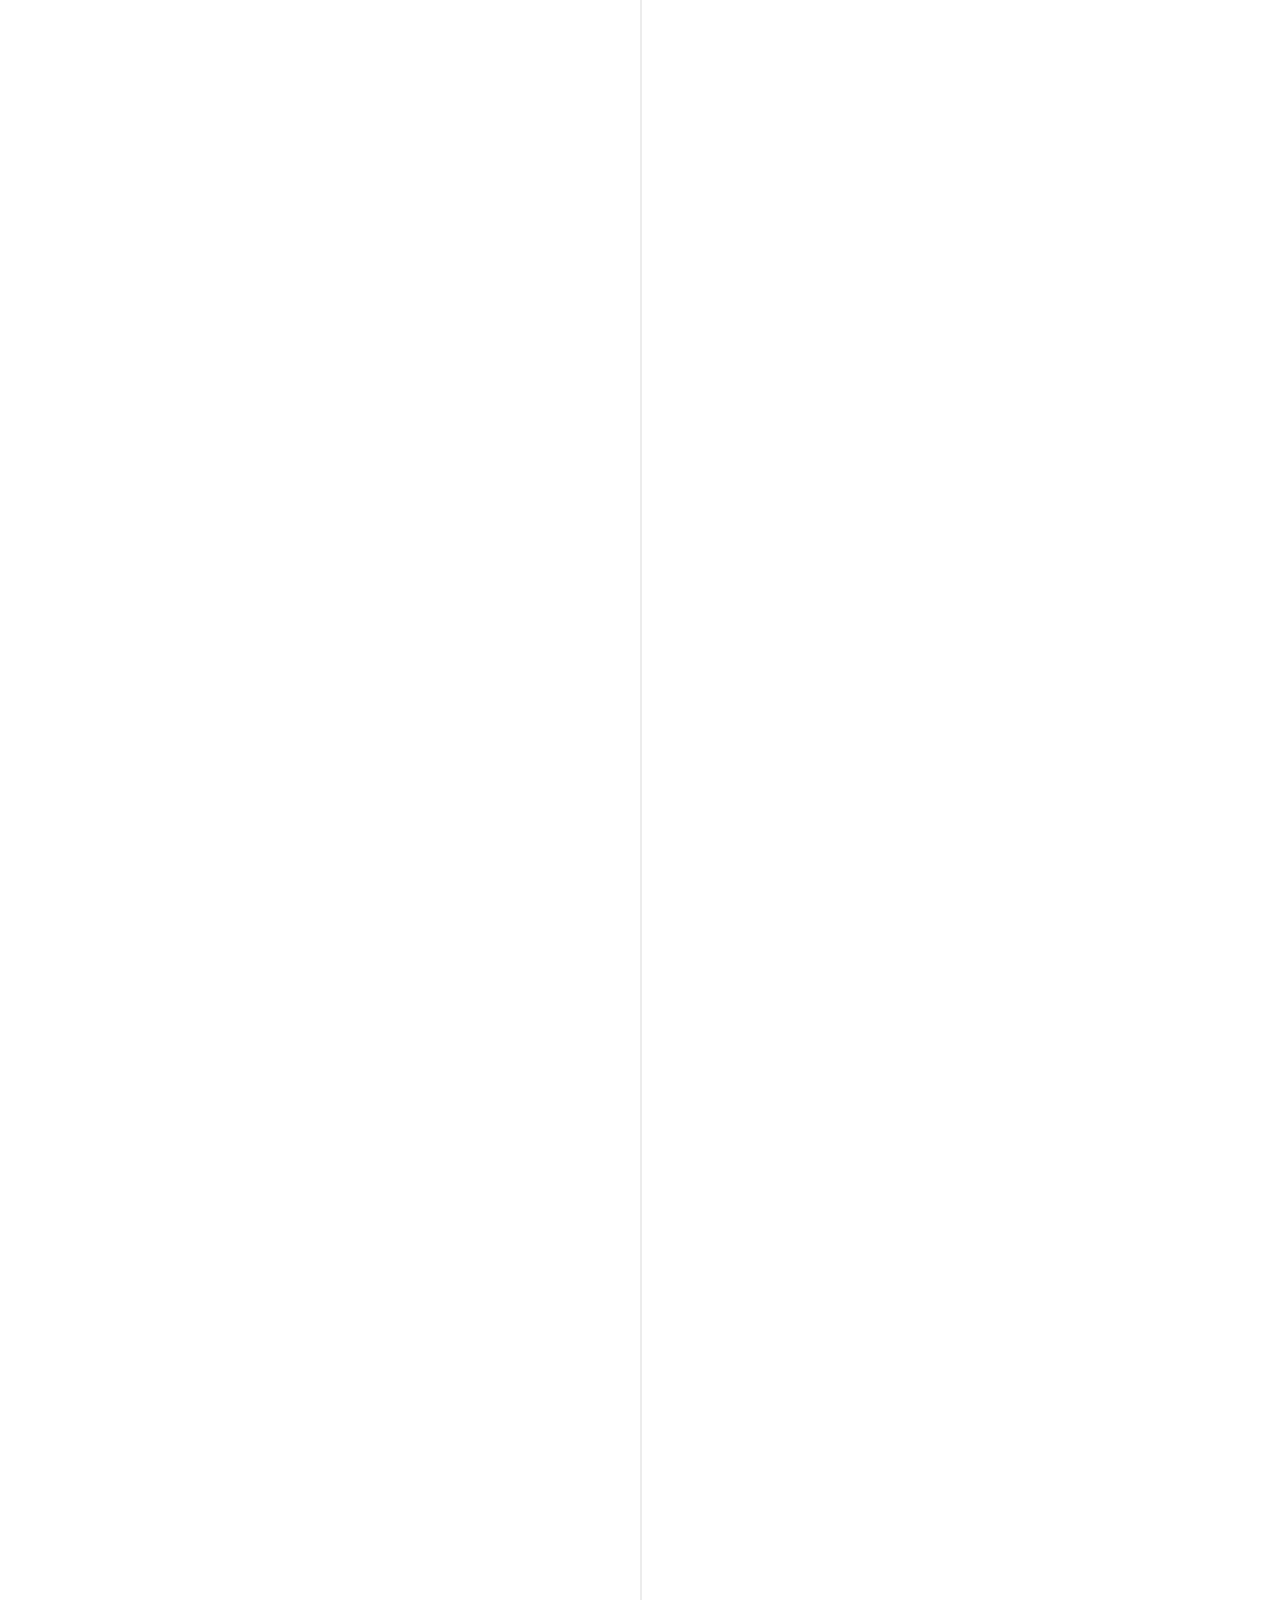
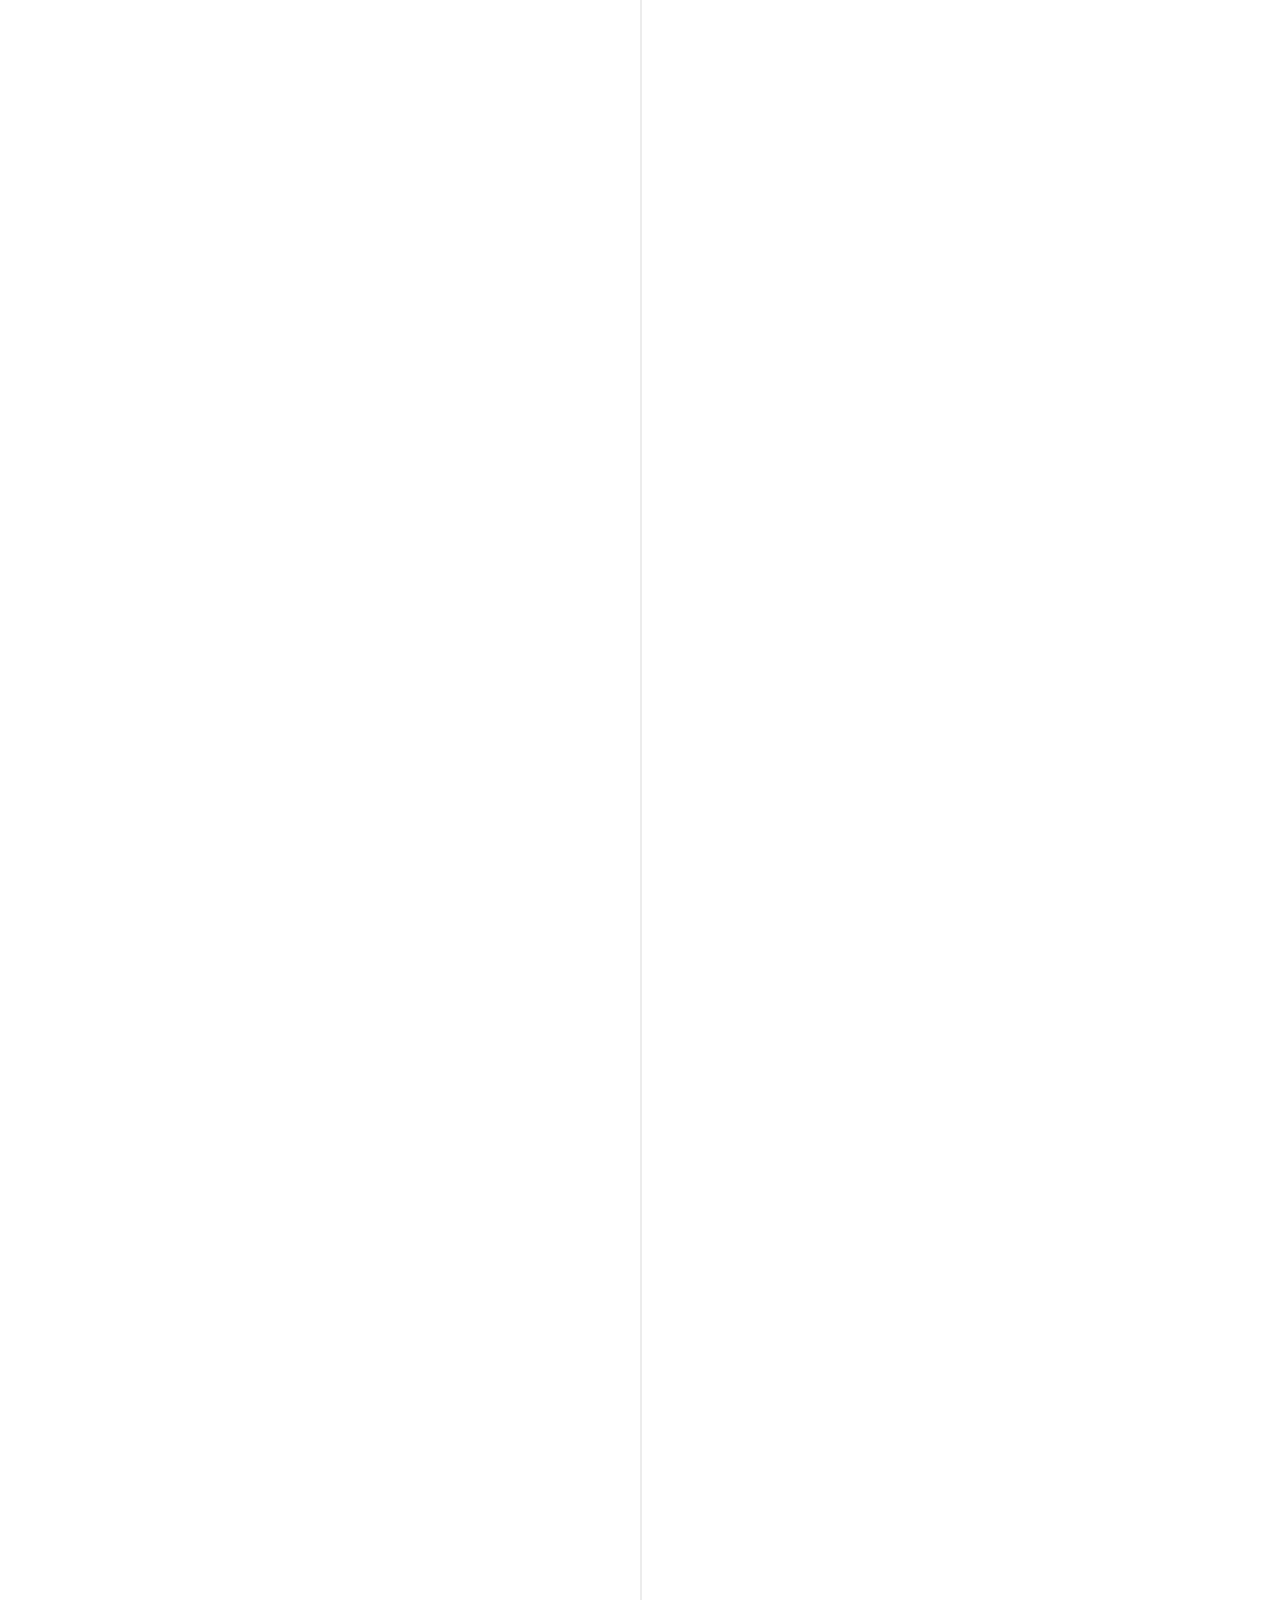
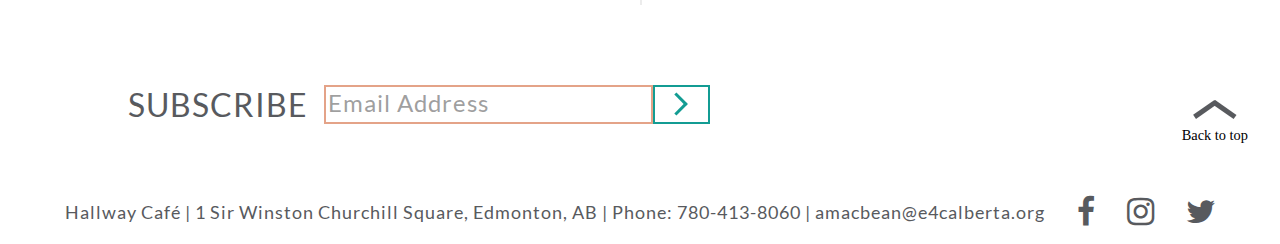
<file: src/blog.html>
<!DOCTYPE html>
<html lang="en">

<head>
    <meta charset="UTF-8" />
    <meta name="viewport" content="width=device-width, initial-scale=1.0" />
    <meta name="keywords" content="Hallway Cafe, Hallway-Cafe, blog, subscribe, cafe news, cafe post">
    <meta name="description"
        content="Hallway Cafe blog provides latest updates on our menu, promotion, and youth program.">
    <meta name=“robots” content=“index, follow”>
    <title>Hallway Caf&eacute; Blog</title>
    <!-- Add icon library -->
    <link rel="stylesheet" href="https://cdnjs.cloudflare.com/ajax/libs/font-awesome/4.7.0/css/font-awesome.min.css" />
    <link rel="stylesheet" href="../style/navigation.css" />
    <link rel="stylesheet" href="../style/blog.css" />
    <link rel="stylesheet" href="../style/footer.css">
    <script src="../script/main.js" defer></script>
</head>

<body>
    <nav>
        <!-- only one of "nav-desktop" and "nav-mobile" will show on user interface -->
        <div class="nav-desktop">
            <a href="./about-us.html">about us</a>
            <a href="./dine-in.html">dine in</a>
            <a href="./catering.html">catering</a>
            <a href="../index.html"><img src="../img/Icons/Desktop-Icons/logo.png"
                    alt="The logo of Hallway Cafe." /></a>
            <a href="./contact.html">contact</a>
            <a class="active-page-blog" href="./blog.html">blog</a>
            <div class="nav-desktop-socialMedia">
                <a target="_blank" href="https://www.facebook.com/thehallwaycafe/" class="fa fa-facebook"></a>
                <a target="_blank" href="https://www.instagram.com/thehallwaycafe/?hl=en" class="fa fa-instagram"></a>
                <a target="_blank" href="https://twitter.com/hallwaycafe?lang=en" class="fa fa-twitter"></a>
            </div>
        </div>
        <div class="nav-mobile" id="nav-mobile" onclick="toggleButtonAndMenu()">
            <a href="../index.html"><img src="../img/Icons/Mobile-Icons/mobile-logo.png"
                    alt="The logo of Hallway Cafe." /></a>
            <!-- The empty divs inside nav-menu-button are used for creating animation effects. -->
            <button class="nav-mobile-button">
                <div id="nav-mobile-button-div1"></div>
                <div id="nav-mobile-button-div2"></div>
                <div id="nav-mobile-button-div3"></div>
                <div id="nav-mobile-button-div4"></div>
            </button>
            <ul class="nav-mobile-list nav-mobile-list-hidden" id="nav-mobile-list">
                <li><a href="./about-us.html">about us</a></li>
                <li><a href="./dine-in.html">dine in</a></li>
                <li><a href="./catering.html">catering</a></li>
                <li><a href="./contact.html">contact</a></li>
                <li><a class="active-page-blog" href="./blog.html">blog</a></li>
            </ul>
        </div>
    </nav>
    <section class="blog" id="pagetop">
        <div class="blog-hero">
            <img src="../img/Blog/wrap-and-soup.png" alt="">
            <div>
                <h1>The Hallway Caf&eacute;</h1>
                <h2>Posts</h2>
            </div>
            <svg width="1440px" height="77px" viewBox="0 0 1440 77" version="1.1" xmlns="http://www.w3.org/2000/svg"
                xmlns:xlink="http://www.w3.org/1999/xlink">
                <!-- Generator: Sketch 63.1 (92452) - https://sketch.com -->
                <title>Group 2</title>
                <desc>Created with Sketch.</desc>
                <g id="Website" stroke="none" stroke-width="1" fill="none" fill-rule="evenodd">
                    <g id="About" transform="translate(0.000000, -578.000000)" stroke="#FFD16B" stroke-width="5">
                        <g id="Group-2" transform="translate(-6.000000, 581.000000)">
                            <line x1="0" y1="30.5181991" x2="1446.5" y2="35.5" id="Path"></line>
                            <line x1="1446" y1="-5.50832261e-14" x2="6.5" y2="71.5" id="Path-3"></line>
                        </g>
                    </g>
                </g>
            </svg>
        </div>
<!-- Instruction on How to Add New Posts from Facebook -->
<!--    1. make a PUBLIC post in facebook. Only public posts can be used here
        2. click the 3 dot button at the top right corner of the post
        3. select "Embed"
        4. click "Advanced Settings"
        5. change 500 to 350 under "The pixel width of the post (between 350 and 750)"
        6. press enter
        7. click the blue button that says "Get Code"
        8. on the top, click IFrame
        9. copy the given code
        10. open folder "src"
        11. open "blog.html"
        12. find "<div class="blog-posts-desktop">" (hint: you can use ctrl + F to find it)
        13. move your cursor to the right side of "<div class="blog-posts-desktop">"
        14. press enter
        15. type <div> </div>
        16. paste the code between <div> and </div>
        17. save this file
        18. upload this file to the folder named "src". -->
        <div class="blog-posts">
            <div class="blog-posts-desktop">

                <div>
                    <iframe
                        src="https://www.facebook.com/plugins/post.php?href=https%3A%2F%2Fwww.facebook.com%2Fthehallwaycafe%2Fposts%2F2586697344921253%3A0&width=350&show_text=true&height=410&appId"
                        width="350" height="410" style="border:none;overflow:hidden" scrolling="no" frameborder="0"
                        allowTransparency="true" allow="encrypted-media"></iframe>
                </div>
                <div>
                    <iframe
                        src="https://www.facebook.com/plugins/post.php?href=https%3A%2F%2Fwww.facebook.com%2Fthehallwaycafe%2Fposts%2F2585693895021598&width=350&show_text=true&height=533&appId"
                        width="350" height="533" style="border:none;overflow:hidden" scrolling="no" frameborder="0"
                        allowTransparency="true" allow="encrypted-media"></iframe>
                </div>
                <div>
                    <iframe
                        src="https://www.facebook.com/plugins/post.php?href=https%3A%2F%2Fwww.facebook.com%2Fthehallwaycafe%2Fposts%2F2584870581770596%3A0&width=350&show_text=true&height=565&appId"
                        width="350" height="565" style="border:none;overflow:hidden" scrolling="no" frameborder="0"
                        allowTransparency="true" allow="encrypted-media"></iframe>
                </div>
                <div>
                    <iframe
                        src="https://www.facebook.com/plugins/post.php?href=https%3A%2F%2Fwww.facebook.com%2Fthehallwaycafe%2Fposts%2F2579940248930296&width=350&show_text=true&height=533&appId"
                        width="350" height="533" style="border:none;overflow:hidden" scrolling="no" frameborder="0"
                        allowTransparency="true" allow="encrypted-media"></iframe>
                </div>
                <div>
                    <iframe
                        src="https://www.facebook.com/plugins/post.php?href=https%3A%2F%2Fwww.facebook.com%2Fthehallwaycafe%2Fposts%2F2576559255935062&width=350&show_text=true&height=514&appId"
                        width="350" height="514" style="border:none;overflow:hidden" scrolling="no" frameborder="0"
                        allowTransparency="true" allow="encrypted-media"></iframe>
                </div>
                <div>
                    <iframe
                        src="https://www.facebook.com/plugins/post.php?href=https%3A%2F%2Fwww.facebook.com%2Fthehallwaycafe%2Fposts%2F2575545326036455%3A0&width=350&show_text=true&height=679&appId"
                        width="350" height="679" style="border:none;overflow:hidden" scrolling="no" frameborder="0"
                        allowTransparency="true" allow="encrypted-media"></iframe>
                </div>
                <div>
                    <iframe
                        src="https://www.facebook.com/plugins/post.php?href=https%3A%2F%2Fwww.facebook.com%2Fthehallwaycafe%2Fposts%2F2574128622844792&width=350&show_text=true&height=514&appId"
                        width="350" height="514" style="border:none;overflow:hidden" scrolling="no" frameborder="0"
                        allowTransparency="true" allow="encrypted-media"></iframe>
                </div>
                <div>
                    <iframe
                        src="https://www.facebook.com/plugins/post.php?href=https%3A%2F%2Fwww.facebook.com%2Fthehallwaycafe%2Fposts%2F2570615963196058%3A0&width=350&show_text=true&height=467&appId"
                        width="350" height="467" style="border:none;overflow:hidden" scrolling="no" frameborder="0"
                        allowTransparency="true" allow="encrypted-media"></iframe>
                </div>
                <div>
                    <iframe
                        src="https://www.facebook.com/plugins/post.php?href=https%3A%2F%2Fwww.facebook.com%2Fthehallwaycafe%2Fposts%2F2569027346688253%3A0&width=350&show_text=true&height=613&appId"
                        width="350" height="613" style="border:none;overflow:hidden" scrolling="no" frameborder="0"
                        allowTransparency="true" allow="encrypted-media"></iframe>
                </div>
                <div>
                    <iframe
                        src="https://www.facebook.com/plugins/post.php?href=https%3A%2F%2Fwww.facebook.com%2Fthehallwaycafe%2Fposts%2F2568401163417538%3A0&width=350&show_text=true&height=505&appId"
                        width="350" height="505" style="border:none;overflow:hidden" scrolling="no" frameborder="0"
                        allowTransparency="true" allow="encrypted-media"></iframe>
                </div>
                <div>
                    <iframe
                        src="https://www.facebook.com/plugins/post.php?href=https%3A%2F%2Fwww.facebook.com%2Fthehallwaycafe%2Fposts%2F2567507356840252%3A0&width=350&show_text=true&height=448&appId"
                        width="350" height="448" style="border:none;overflow:hidden" scrolling="no" frameborder="0"
                        allowTransparency="true" allow="encrypted-media"></iframe>
                </div>
                <div>
                    <iframe
                        src="https://www.facebook.com/plugins/post.php?href=https%3A%2F%2Fwww.facebook.com%2Fthehallwaycafe%2Fposts%2F2562560767334911&width=350&show_text=true&height=571&appId"
                        width="350" height="571" style="border:none;overflow:hidden" scrolling="no" frameborder="0"
                        allowTransparency="true" allow="encrypted-media"></iframe>
                </div>
                <div>
                    <iframe
                        src="https://www.facebook.com/plugins/post.php?href=https%3A%2F%2Fwww.facebook.com%2Fthehallwaycafe%2Fposts%2F2555155574742097%3A0&width=350&show_text=true&height=497&appId"
                        width="350" height="497" style="border:none;overflow:hidden" scrolling="no" frameborder="0"
                        allowTransparency="true" allow="encrypted-media"></iframe>
                </div>
                <div>
                    <iframe
                        src="https://www.facebook.com/plugins/post.php?href=https%3A%2F%2Fwww.facebook.com%2Fthehallwaycafe%2Fposts%2F2553324361591885%3A0&width=350&show_text=true&height=391&appId"
                        width="350" height="391" style="border:none;overflow:hidden" scrolling="no" frameborder="0"
                        allowTransparency="true" allow="encrypted-media"></iframe>
                </div>
                <div>
                    <iframe
                        src="https://www.facebook.com/plugins/post.php?href=https%3A%2F%2Fwww.facebook.com%2Fthehallwaycafe%2Fposts%2F2552439055013749%3A0&width=350&show_text=true&height=448&appId"
                        width="350" height="448" style="border:none;overflow:hidden" scrolling="no" frameborder="0"
                        allowTransparency="true" allow="encrypted-media"></iframe>
                </div>
                <div>
                    <iframe
                        src="https://www.facebook.com/plugins/post.php?href=https%3A%2F%2Fwww.facebook.com%2Fthehallwaycafe%2Fposts%2F2550785018512486%3A0&width=350&show_text=true&height=679&appId"
                        width="350" height="679" style="border:none;overflow:hidden" scrolling="no" frameborder="0"
                        allowTransparency="true" allow="encrypted-media"></iframe>
                </div>
                <div>
                    <iframe
                        src="https://www.facebook.com/plugins/post.php?href=https%3A%2F%2Fwww.facebook.com%2Fthehallwaycafe%2Fposts%2F2546029955654659&width=350&show_text=true&height=571&appId"
                        width="350" height="571" style="border:none;overflow:hidden" scrolling="no" frameborder="0"
                        allowTransparency="true" allow="encrypted-media"></iframe>
                </div>
                <div>
                    <iframe
                        src="https://www.facebook.com/plugins/post.php?href=https%3A%2F%2Fwww.facebook.com%2Fthehallwaycafe%2Fposts%2F2545217092402612%3A0&width=350&show_text=true&height=603&appId"
                        width="350" height="603" style="border:none;overflow:hidden" scrolling="no" frameborder="0"
                        allowTransparency="true" allow="encrypted-media"></iframe>
                </div>
                <div>
                    <iframe
                        src="https://www.facebook.com/plugins/post.php?href=https%3A%2F%2Fwww.facebook.com%2Fthehallwaycafe%2Fposts%2F2542758339315154%3A0&width=350&show_text=true&height=497&appId"
                        width="350" height="497" style="border:none;overflow:hidden" scrolling="no" frameborder="0"
                        allowTransparency="true" allow="encrypted-media"></iframe>
                </div>
                <div>
                    <iframe
                        src="https://www.facebook.com/plugins/post.php?href=https%3A%2F%2Fwww.facebook.com%2Fthehallwaycafe%2Fposts%2F2530111283913193%3A0&width=350&show_text=true&height=478&appId"
                        width="350" height="478" style="border:none;overflow:hidden" scrolling="no" frameborder="0"
                        allowTransparency="true" allow="encrypted-media"></iframe>
                </div>
                <div>
                    <iframe
                        src="https://www.facebook.com/plugins/post.php?href=https%3A%2F%2Fwww.facebook.com%2Fthehallwaycafe%2Fposts%2F2521841181406870%3A0&width=350&show_text=true&height=307&appId"
                        width="350" height="307" style="border:none;overflow:hidden" scrolling="no" frameborder="0"
                        allowTransparency="true" allow="encrypted-media"></iframe>
                </div>
                <div>
                    <iframe
                        src="https://www.facebook.com/plugins/post.php?href=https%3A%2F%2Fwww.facebook.com%2Fthehallwaycafe%2Fposts%2F2516636198594035%3A0&width=350&show_text=true&height=353&appId"
                        width="350" height="353" style="border:none;overflow:hidden" scrolling="no" frameborder="0"
                        allowTransparency="true" allow="encrypted-media"></iframe>
                </div>
                <div>
                    <iframe
                        src="https://www.facebook.com/plugins/post.php?href=https%3A%2F%2Fwww.facebook.com%2Fthehallwaycafe%2Fposts%2F2515758735348448&width=350&show_text=true&height=459&appId"
                        width="350" height="459" style="border:none;overflow:hidden" scrolling="no" frameborder="0"
                        allowTransparency="true" allow="encrypted-media"></iframe>
                </div>
            </div>
        </div>
        <!-- The following div has two iframes because I want to show different size of facebook page plugin based on user screen size. -->
        <div class="blog-posts-mobile">
            <!-- For screen size: 0 ~ 510 -->
            <iframe id="blog-posts-mobile-smallScreen"
                src="https://www.facebook.com/plugins/page.php?href=https%3A%2F%2Fwww.facebook.com%2Fthehallwaycafe%2F&tabs=timeline&width=320&height=3000&small_header=false&adapt_container_width=true&hide_cover=false&show_facepile=true&appId"
                width="320" height="3000" scrolling="no" frameborder="" allowTransparency="true"
                allow="encrypted-media">
            </iframe>
            <!-- For screen size: 510 ~ 770 -->
            <iframe id="blog-posts-mobile-bigScreen"
                src="https://www.facebook.com/plugins/page.php?href=https%3A%2F%2Fwww.facebook.com%2Fthehallwaycafe%2F&tabs=timeline&width=500&height=3500&small_header=false&adapt_container_width=true&hide_cover=false&show_facepile=true&appId"
                width="500" height="3500" scrolling="no" frameborder="" allowTransparency="true"
                allow="encrypted-media">
            </iframe>
        </div>
    </section>
    <section class="blog-subscribe">
        <label for="blog-subscribe-email-input">subscribe</label>
        <form class="blog-subscribe-email" id="blog-subscribe-email">
            <input required type="text" id="blog-subscribe-email-input" placeholder="Email Address">
            <!-- The following div is acting as a submit button. -->
            <div class="blog-subscribe-email-submit" type="submit" form="blog-subscribe-email"
                onclick="thanksForSubscribe()">
                <!-- The following 2 divs are to create a ">" shape. -->
                <div></div>
                <div></div>
            </div>
        </form>
        <!-- This following a tag is the back to top button -->
        <a href="#pagetop" class="button-backToTop">
            <div></div>
            <div></div>
            <span>Back to top</span>
        </a>
    </section>
    <footer>
        <p>
            <a target="_blank"
                href="https://www.google.ca/maps/place/The+Hallway+Cafe/@53.5452164,-113.4927258,17z/data=!3m1!4b1!4m5!3m4!1s0x53a02379b746ec93:0xc2ad7469f536fa6e!8m2!3d53.5452132!4d-113.4905318?hl=en&authuser=0">Hallway
                Caf&eacute; | 1 Sir Winston Churchill Square, Edmonton, AB </a>| <a href="tel:+1-780-413-8060">Phone:
                780-413-8060</a><a href="mailto:macbean@e4calberta.org"> | amacbean@e4calberta.org</a>
        </p>
        <a target="_blank" href="https://www.facebook.com/thehallwaycafe/" class="fa fa-facebook fa-2x"></a>
        <a target="_blank" href="https://www.instagram.com/thehallwaycafe/?hl=en" class="fa fa-instagram fa-2x"></a>
        <a target="_blank" href="https://twitter.com/hallwaycafe?lang=en" class="fa fa-twitter fa-2x"></a>
    </footer>
</body>

</html>
</file>
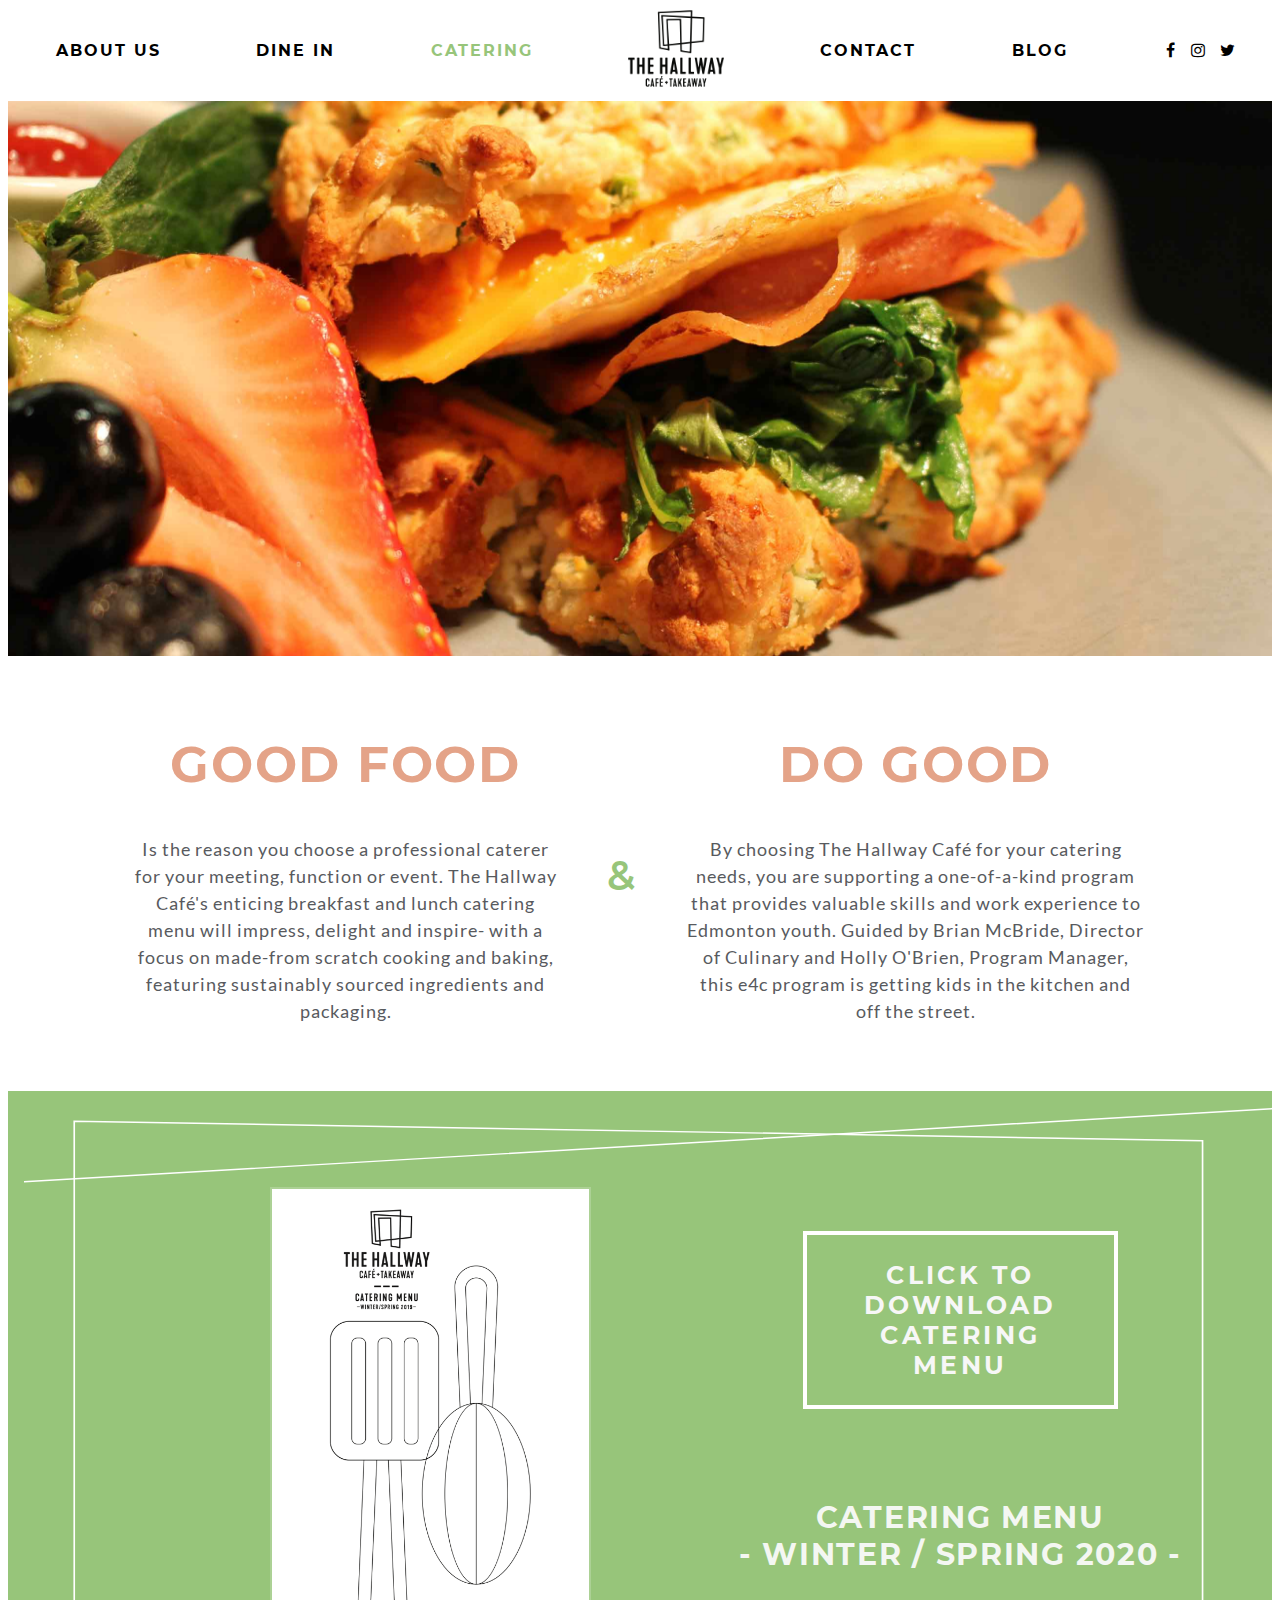
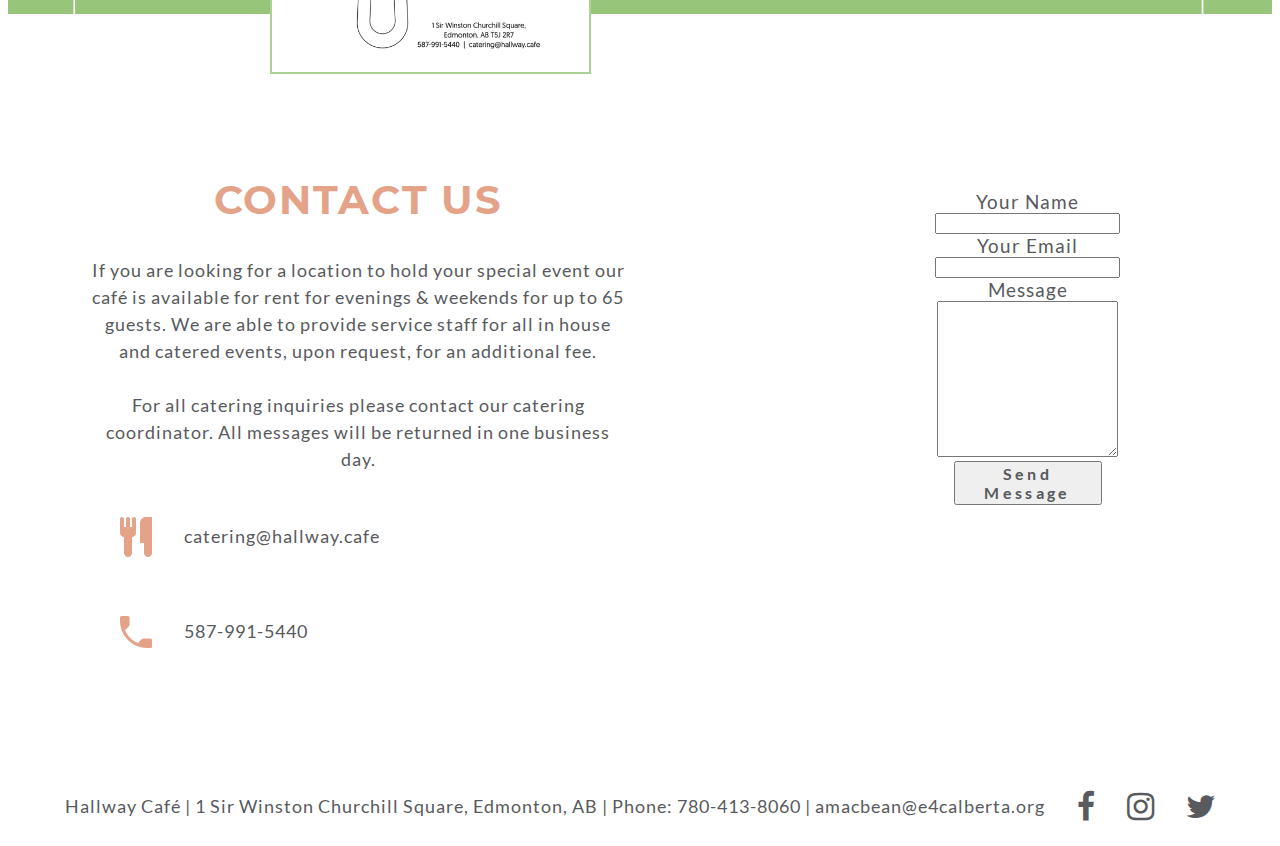
<file: src/catering.html>
<!DOCTYPE html>
<html lang="en">

<head>
    <meta charset="UTF-8">
    <meta name="viewport" content="width=device-width, initial-scale=1.0">
    <meta name="keywords" content="Edmonton Catering">
    <title>Catering Menu | The Hallway Café</title>
    <meta name="description"
        content="Catering services in the heart of downtown Edmonton. Check out our made-from-scratch cooking and baking menu that will impress, delight and inspire!">
    <meta name="keywords" content="Edmonton catering">
    <title>Catering-The Hallway Café</title>
    <meta name="description"
        content="Do you have a meeting, function or event? The Hallway Cafe provides professional catering in Edmonton with a breakfast and lunch menu made from scratch!">
    <!-- Add icon library -->
    <link rel="stylesheet" href="https://cdnjs.cloudflare.com/ajax/libs/font-awesome/4.7.0/css/font-awesome.min.css" />
    <link rel="stylesheet" href="../style/navigation.css">
    <link rel="stylesheet" href="../style/catering.css">
    <link rel="stylesheet" href="../style/footer.css">
    <script src="../script/main.js" defer></script>
</head>

<body>
    <nav>
        <!-- only one of "nav-desktop" and "nav-mobile" will show on user interface -->
        <div class="nav-desktop">
            <a href="./about-us.html">about us</a>
            <a href="./dine-in.html">dine in</a>
            <a class="active-page-catering" href="./catering.html">catering</a>
            <a href="../index.html"><img src="../img/Icons/Desktop-Icons/logo.png"
                    alt="The logo of Hallway Cafe." /></a>
            <a href="./contact.html">contact</a>
            <a href="./blog.html">blog</a>
            <div class="nav-desktop-socialMedia">
                <a target="_blank" href="https://www.facebook.com/thehallwaycafe/" class="fa fa-facebook"></a>
                <a target="_blank" href="https://www.instagram.com/thehallwaycafe/?hl=en" class="fa fa-instagram"></a>
                <a target="_blank" href="https://twitter.com/hallwaycafe?lang=en" class="fa fa-twitter"></a>
            </div>
        </div>
        <div class="nav-mobile" id="nav-mobile" onclick="toggleButtonAndMenu()">
            <a href="../index.html"><img src="../img/Icons/Mobile-Icons/mobile-logo.png"
                    alt="The logo of Hallway Cafe." /></a>
            <!-- The empty divs inside nav-menu-button are used for creating animation effects. -->
            <button class="nav-mobile-button">
                <div id="nav-mobile-button-div1"></div>
                <div id="nav-mobile-button-div2"></div>
                <div id="nav-mobile-button-div3"></div>
                <div id="nav-mobile-button-div4"></div>
            </button>
            <ul class="nav-mobile-list nav-mobile-list-hidden" id="nav-mobile-list">
                <li><a href="./about-us.html">about us</a></li>
                <li><a href="./dine-in.html">dine in</a></li>
                <li><a class="active-page-catering" href="./catering.html">catering</a></li>
                <li><a href="./contact.html">contact</a></li>
                <li><a href="./blog.html">blog</a></li>
            </ul>
        </div>
    </nav>
    <section class="catering-hero">
        <div class="hero-banner">
            <div class="mySlide">
                <img src="../img/Catering/biscuit-sandwich.jpg" alt="A sandwich made on a cheddar biscuit"
                    class="hero-img1">
            </div>
            <div class="mousse-cups mySlide">
                <img src="../img/Catering/chocolate-mousse.jpg" alt="Handmade chocolate mousse cups">
            </div>
        </div>
        <div class="hero-statement">
            <article class="good-food">
                <h2>good food</h2>
                <p>Is the reason you choose a professional caterer for your meeting, function or event. The Hallway
                    Café's enticing breakfast and lunch catering menu will impress, delight and inspire- with a focus on
                    made-from scratch cooking and baking,
                    featuring sustainably sourced ingredients and packaging.</p>
            </article>
            <span class="ampersand">&</span>
            <article class="do-good">
                <h2>do good</h2>
                <p>By choosing The Hallway Café for your catering needs, you are supporting a one-of-a-kind program that
                    provides valuable skills and work experience to Edmonton youth. Guided by Brian McBride, Director of
                    Culinary and Holly O'Brien, Program
                    Manager, this e4c program is getting kids in the kitchen and off the street.</p>
            </article>
        </div>
    </section>
    <section class="catering-menu">
        <svg width="1800" height="982" viewBox="10 0 1515 982" preserveAspectRatio="none" fill="none"
            xmlns="http://www.w3.org/2000/svg">
            <path d="M70.6793 982V19.3283L1433.41 46.0021V982" stroke="white" stroke-width="2" />
            <path d="M1522 966.033V2L1 102.686V966.033" stroke="white" stroke-width="2" />
        </svg>
        <h2>catering menu <br /> - winter / spring 2020 -</h2>
        <div class="menu-cover-wrapper">
            <img src="../img/Catering/catering-menu.png" alt="Menu Cover" class="menu-cover">
        </div>
        <a href="../img/Catering/Winter-Spring-2019.pdf" download><button class="download-catering-menu">click to
                download <br /> catering menu
            </button></a>
    </section>
    <section class="catering-contact">
        <div class="contact-info-wrapper">
            <h2>contact us</h2>
            <p>If you are looking for a location to hold your special event our café is available for rent for evenings
                & weekends for up to 65 guests. We are able to provide service staff for all in house and catered
                events, upon request, for an additional
                fee. <br /><br />For all catering inquiries please contact our catering coordinator. All messages will
                be returned in one business day.</p>
            <span>
                <img class="catering-icon" src="../img/Icons/Mobile-Icons/Icon-Catering.svg" alt="">
                <a href="mailto:catering@hallway.cafe">
                    <p>catering@hallway.cafe</p>
                </a>
            </span>
            <span>
                <img class="catering-icon" src="../img/Icons/Mobile-Icons/Icon-Call.svg" alt=""><a
                    href="tel:+1-587-991-5440">
                    <p>587-991-5440</p>
                </a>
            </span>
        </div>
        <div id="success">
            <img src="../img/Icons/Desktop-Icons/logo.png" alt="The logo of Hallway Cafe." />
            <h3>Thanks for getting in touch! <br /> We’ll get back as soon as we can.</h3>
        </div>
        <form action="mailto:" id="confirmation" class="message-form">
            <div class="hallway-message">
                <label for="name">Your Name</label><br>
                <input type="text" id="name" name="name"><br>
                <label for="email">Your Email</Address><br></label> <input type="email" id="email" name="email"></br>
                <label for="message">Message</label><br>
                <textarea id="message" rows="10" cols="20"></textarea>
                <br>
                <button onClick='SubmitBtn();'>Send Message</button>
            </div>
        </form>
    </section>

    <footer>
        <p>
            <a target="_blank"
                href="https://www.google.ca/maps/place/The+Hallway+Cafe/@53.5452164,-113.4927258,17z/data=!3m1!4b1!4m5!3m4!1s0x53a02379b746ec93:0xc2ad7469f536fa6e!8m2!3d53.5452132!4d-113.4905318?hl=en&authuser=0">Hallway
                Caf&eacute; | 1 Sir Winston Churchill Square, Edmonton, AB </a>|
            <a href="tel:+1-780-413-8060">Phone: 780-413-8060 </a>|<a href="mailto:amacbean@e4calberta.org">
                amacbean@e4calberta.org</a>
        </p>
        <a target="_blank" href="https://www.facebook.com/thehallwaycafe/" class="fa fa-facebook fa-2x"></a>
        <a target="_blank" href="https://www.instagram.com/thehallwaycafe/?hl=en" class="fa fa-instagram fa-2x"></a>
        <a target="_blank" href="https://twitter.com/hallwaycafe?lang=en" class="fa fa-twitter fa-2x"></a>
    </footer>
</body>

</html>
</file>
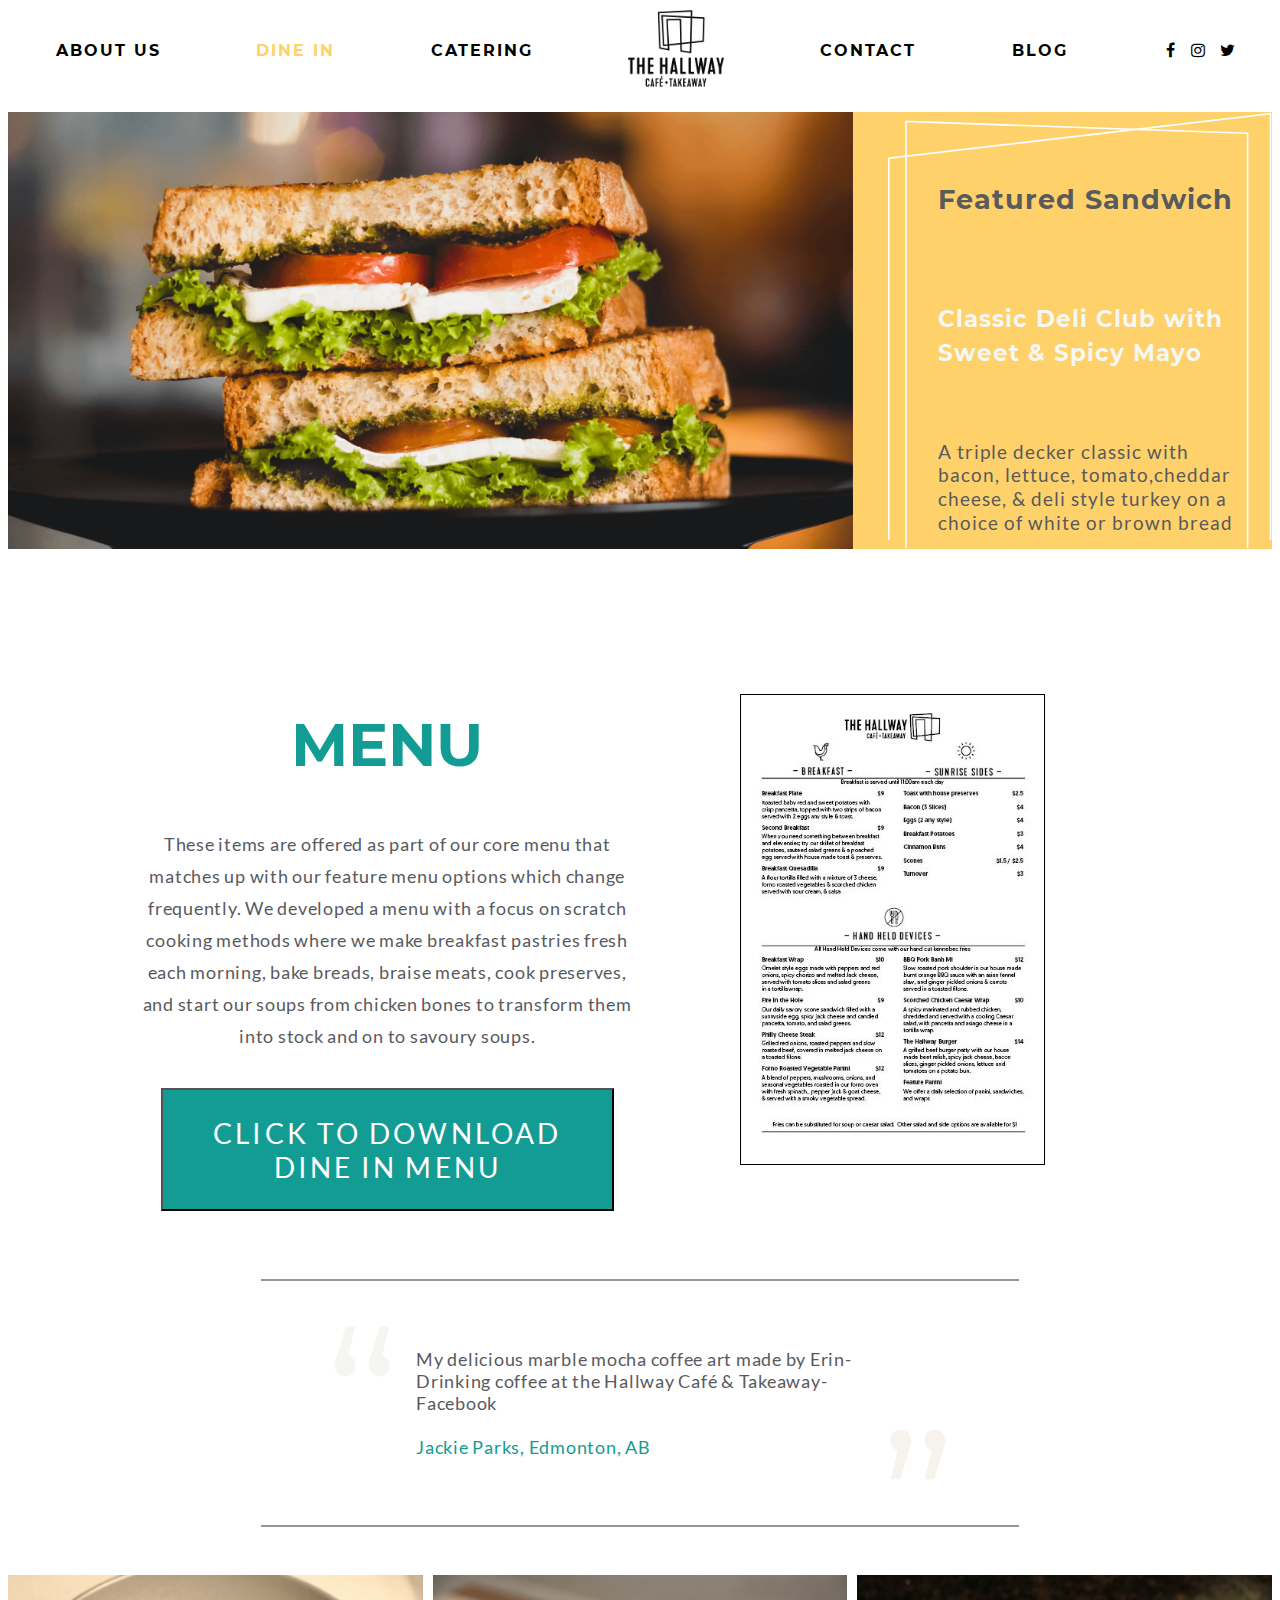
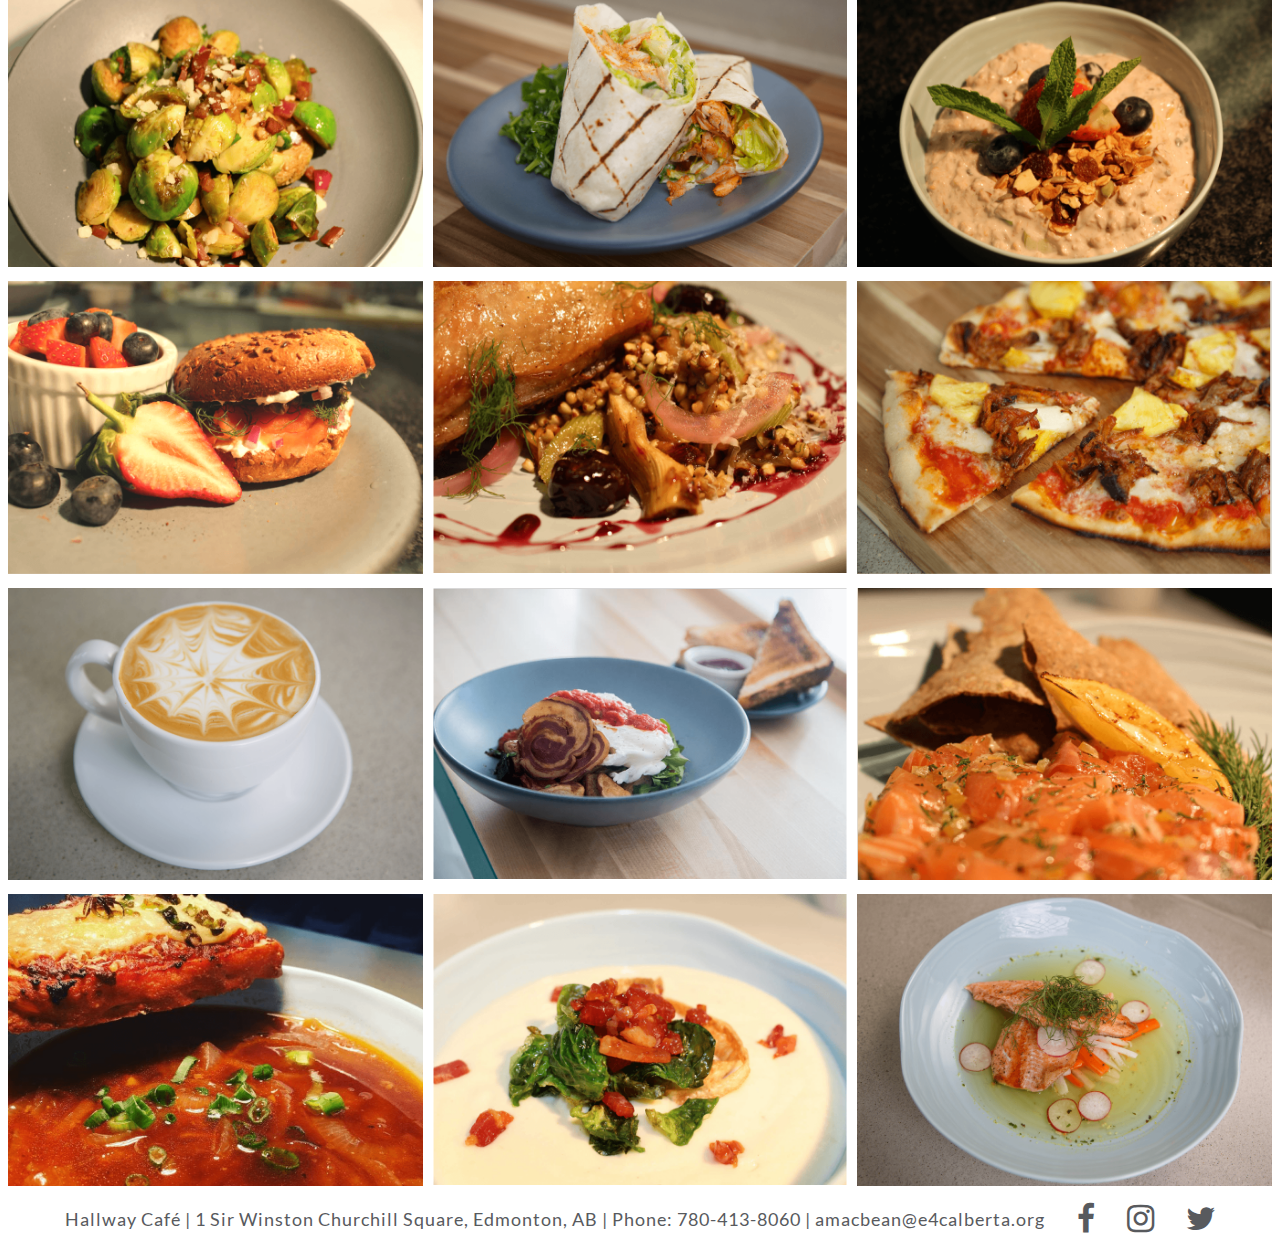
<file: src/dine-in.html>
<!DOCTYPE html>
<html lang="en">

<head>
    <meta charset="UTF-8" />
    <meta name="viewport" content="width=device-width, initial-scale=1.0" />
    <title>Hallway Caf&eacute; Dine-in proudly serving scratch cooking methods</title>
    <meta name="description" content="The Hallway Cafe has been serving Edmontonians for 22 years.  We developed a menu with a focus on scratch cooking methods.">
    <!-- Add icon library -->
    <link rel="stylesheet" href="https://cdnjs.cloudflare.com/ajax/libs/font-awesome/4.7.0/css/font-awesome.min.css" />
    <link rel="stylesheet" href="../style/navigation.css" />
    <link rel="stylesheet" href="../style/dinein.css" />
    <link rel="stylesheet" href="../style/footer.css">
    <script src="../script/main.js" defer></script>
</head>

<body>
    <nav>
        <!-- only one of "nav-desktop" and "nav-mobile" will show on user interface -->
        <div class="nav-desktop">
            <a href="./about-us.html">about us</a>
            <a class="active-page-dineIn" href="./dine-in.html">dine in</a>
            <a href="./catering.html">catering</a>
            <a href="../index.html"><img src="../img/Icons/Desktop-Icons/logo.png" alt="The logo of Hallway Cafe." /></a>
            <a href="./contact.html">contact</a>
            <a href="./blog.html">blog</a>
            <div class="nav-desktop-socialMedia">
                <a target="_blank" href="https://www.facebook.com/thehallwaycafe/" class="fa fa-facebook"></a>
                <a target="_blank" href="https://www.instagram.com/thehallwaycafe/?hl=en" class="fa fa-instagram"></a>
                <a target="_blank" href="https://twitter.com/hallwaycafe?lang=en" class="fa fa-twitter"></a>
            </div>
        </div>
        <div class="nav-mobile" id="nav-mobile" onclick="toggleButtonAndMenu()">
            <a href="../index.html"><img src="../img/Icons/Mobile-Icons/mobile-logo.png" alt="The logo of Hallway Cafe." /></a>
            <!-- The empty divs inside nav-menu-button are used for creating animation effects. -->
            <button class="nav-mobile-button">
            <div id="nav-mobile-button-div1"></div>
            <div id="nav-mobile-button-div2"></div>
            <div id="nav-mobile-button-div3"></div>
            <div id="nav-mobile-button-div4"></div>
        </button>
            <ul class="nav-mobile-list nav-mobile-list-hidden" id="nav-mobile-list">
                <li><a href="./about-us.html">about us</a></li>
                <li><a class="active-page-dineIn" href="./dine-in.html">dine in</a></li>
                <li><a href="./catering.html">catering</a></li>
                <li><a href="./contact.html">contact</a></li>
                <li><a href="./blog.html">blog</a></li>
            </ul>
        </div>
    </nav>

    <section class="feature-food-carousel">
        <article class="feature-1 mySlide">
            <img src="../img/Dine-in/caprese-sandwich.png" alt="A delicious sandwich" />
            <span class="feature-description">
          <svg width="468" height="512" viewBox="0 0 468 512" preserveAspectRatio="none" fill="none" xmlns="http://www.w3.org/2000/svg">
            <path d="M21.916 511.019V11.0716L438.244 24.9242V511.019" stroke="white" stroke-width="2"/>
            <path d="M466.132 501.947V2L1 54.2158V501.947" stroke="white" stroke-width="2"/>
          </svg>
          <h2>Featured Sandwich</h2>
          <h3>Classic Deli Club with Sweet & Spicy Mayo</h3>
          <hr>
          <p>
            A triple decker classic with bacon, lettuce, tomato,cheddar cheese,
            & deli style turkey on a choice of white or brown bread
          </p>
        </span>
        </article>
        <article class="feature-2 mySlide">
            <img src="../img/Dine-in/cheese-pizza.png" alt="A tasty pizza" />
            <span class="feature-description">
          <svg width="468" height="512" viewBox="0 0 468 512" preserveAspectRatio="none" fill="none" xmlns="http://www.w3.org/2000/svg">
            <path d="M21.916 511.019V11.0716L438.244 24.9242V511.019" stroke="white" stroke-width="2"/>
            <path d="M466.132 501.947V2L1 54.2158V501.947" stroke="white" stroke-width="2"/>
          </svg>
          <h2>Featured Pizza</h2>
          <h3>Philly Cheese Steak Pizza</h3>
          <hr />
          <p>
            From our forno oven, a pizza crust topped with garlic bechamel
            sauce, roasted peppers and mushrooms, julienned red onions, & sliced
            inside round of beef
          </p>
        </span>
        </article>
        <article class="feature-3 mySlide">
            <img src="../img/Dine-in/tomato-bisque.png" alt="A lovely soup" />
            <span class="feature-description">
          <svg width="468" height="512" viewBox="0 0 468 512" preserveAspectRatio="none" fill="none" xmlns="http://www.w3.org/2000/svg">
            <path d="M21.916 511.019V11.0716L438.244 24.9242V511.019" stroke="white" stroke-width="2"/>
            <path d="M466.132 501.947V2L1 54.2158V501.947" stroke="white" stroke-width="2"/>
          </svg>
          <h2>Featured Soup</h2>
          <h3>Ginger Chicken Vegetable</h3>
          <hr />
          <p>
            Made with our in-house chicken stock and seasoned with fresh ginger,
            this soup is a little taste of home with a nice kick to it that will
            clear those plugged sinuses
          </p>
        </span>
        </article>
    </section>
    <section class="menu">
        <article class="menu-description">
            <h2>menu</h2>
            <p>
                These items are offered as part of our core menu that matches up with our feature menu options which change frequently. We developed a menu with a focus on scratch cooking methods where we make breakfast pastries fresh each morning, bake breads, braise
                meats, cook preserves, and start our soups from chicken bones to transform them into stock and on to savoury soups.
            </p>
            <img src="../img/Dine-in/Menu.jpg" alt="dine-in menu" />
            <a href="../img/Dine-in/Menu-10-Winter-Spring-2019.pdf" download><button class="menu-download">
            click to download <br/> dine in menu
          </button></a>
        </article>
    </section>
    <div class="review-border-top"></div>
    <section class="customer-review-carousel">
        <article class="quote myReview">
            <img src="../img/Icons/Mobile-Icons/OpenQuotationMark.png" alt="" class="quotations" />
            <div class="reviewContent">
                <p>
                    My delicious marble mocha coffee art made by Erin- Drinking coffee at the Hallway Café & Takeaway-Facebook<br/><br/>
                    <span class="authorName">
              Jackie Parks, Edmonton, AB
            </span>
                </p>
            </div>
            <img src="../img/Icons/Mobile-Icons/ClosedQuotationMark.png" alt="" class="quotations" />
        </article>
        <article class="quote myReview">
            <img src="../img/Icons/Mobile-Icons/OpenQuotationMark.png" alt="" class="quotations" />
            <div class="reviewContent">
                <p>
                    I need this in my life. Can it be on the menu next monday? ;) - Facebook<br/><br/>
                    <span class="authorName">
              Kari Sorensen, Edmonton, AB
            </span>
                </p>
            </div>
            <img src="../img/Icons/Mobile-Icons/ClosedQuotationMark.png" alt="" class="quotations" />
        </article>
        <article class="quote myReview">
            <img src="../img/Icons/Mobile-Icons/OpenQuotationMark.png" alt="" class="quotations" />
            <div class="reviewContent">
                <p>
                    It was Awesome - Twitter @Ian_Hosler<br/><br/>
                    <span class="authorName">
              Ian Hosler, Edmonton, AB
            </span>
                </p>
            </div>
            <img src="../img/Icons/Mobile-Icons/ClosedQuotationMark.png" alt="" class="quotations" />
        </article>
    </section>
    <div class="review-border-bottom"></div>
    <section class="dinein-photos">
        <div class="brussel-sprouts">
            <img src="../img/Dine-in/brussel-sprouts.png" alt="Brussel Sprouts" />
        </div>
        <div class="caesar">
            <img src="../img/Dine-in/chix-caesar.png" alt="Caesar Wrap" />
        </div>
        <div class="parfait">
            <img src="../img/Dine-in/parfait.png" alt="Parfait" />
        </div>
        <div class="smoked-salmon">
            <img src="../img/Dine-in/smoked-salmon-bagel.png" alt="Smoked Salmon bagel" />
        </div>
        <div class="turkey-dinner">
            <img src="../img/Dine-in/turkey-dinner.png" alt="Turkey Dinner" />
        </div>
        <div class="hawaiian-pizza">
            <img src="../img/Dine-in/hawaiian-pizza.png" alt="Hawaiian Pizza" />
        </div>
        <div class="cappucino">
            <img src="../img/Dine-in/cappucino.png" alt="Cappucino" />
        </div>
        <div class="pancetta-salad">
            <img src="../img/Dine-in/pancetta-salad.png" alt="Pancetta Salad" />
        </div>
        <div class="salmon-tartar">
            <img src="../img/Dine-in/salmon-tartar.png" alt="Salmon Tartar" />
        </div>
        <div class="soup-toast">
            <img src="../img/Dine-in/soup-and-pizzatoast.png" alt="Soup and Pizza Toast" />
        </div>
        <div class="buckwheat">
            <img src="../img/Dine-in/buckwheat.png" alt="Buckwheat" />
        </div>
        <div class="nonna-nightmare">
            <img src="../img/Dine-in/nonna-nightmare.png" alt="Nonna Nightmare" />
        </div>
    </section>
    <footer>
      <p>
        <a target="_blank" href="https://www.google.ca/maps/place/The+Hallway+Cafe/@53.5452164,-113.4927258,17z/data=!3m1!4b1!4m5!3m4!1s0x53a02379b746ec93:0xc2ad7469f536fa6e!8m2!3d53.5452132!4d-113.4905318?hl=en&authuser=0">Hallway Caf&eacute; | 1 Sir Winston Churchill Square, Edmonton, AB </a>| <a href="tel:+1-780-413-8060">Phone: 780-413-8060</a><a href="mailto:macbean@e4calberta.org"> | amacbean@e4calberta.org</a>
      </p>
      <a target="_blank" href="https://www.facebook.com/thehallwaycafe/" class="fa fa-facebook fa-2x"></a>
        <a target="_blank" href="https://www.instagram.com/thehallwaycafe/?hl=en" class="fa fa-instagram fa-2x"></a>
        <a target="_blank" href="https://twitter.com/hallwaycafe?lang=en" class="fa fa-twitter fa-2x"></a>
    </footer>
</body>

</html>
</file>
<file: style/navigation.css>
@import '../style/fonts.css';

nav {
    position: fixed;
    display: flex;
    top: 0;
    justify-content: space-evenly;
    width: 100%;
    padding: 10px 0;
    background: white;
    z-index: 99;
    font-family: 'Montserrat-Bold';
    letter-spacing: 2px;
}

.nav-desktop {
    display: flex;
    justify-content: space-around;
    align-items: center;
    width: 100%;
}

.nav-desktop img {
    width: 6rem;
}

.nav-desktop a, .nav-desktop .fa {
    display: none;
    color: black;
    text-decoration: none;
    text-transform: uppercase;
}

.nav-desktop-socialMedia a {
    margin: 0 0.2rem;
}

.nav-mobile {
    position: absolute;
    left: 0;
    width: 100vw;
    background: white;
}

.nav-mobile a img{
    width: 12rem;
    margin-left: 1rem;
}

.nav-mobile-button {
    position: absolute;
    right: 1rem;
    top: 0rem;
    display: flex;
    flex-direction: column;
    justify-content: center;
    align-items: center;
    width: 4rem;
    height: 4rem;
    background: transparent;
    border: 0;
}

.nav-mobile-button:focus {
    outline: none;
}

.nav-mobile-button div {
    position: absolute;
    background: black;
    width: 2.5rem;
    height: 5px;
    transform: translateY(-50%);
}

.nav-mobile-button-1and4-activated {
    animation: disappear 0.1s forwards;
}

.nav-mobile-button-2-activated {
    animation: rotateClockwise 0.2s forwards;
}

.nav-mobile-button-3-activated {
    animation: rotateCounterClockwise 0.2s forwards;
}

.nav-mobile-button-1and4-deactivated {
    animation: appear 0.1s forwards;
}

.nav-mobile-button-2-deactivated {
    animation: undoRotateClockwise 0.2s forwards;
}

.nav-mobile-button-3-deactivated {
    animation: undoRotateCounterClockwise 0.2s forwards;
}

.nav-mobile-button div:nth-of-type(1) {
    top: 30%;
}

.nav-mobile-button div:nth-of-type(2) {
    top: 50%;
}

.nav-mobile-button div:nth-of-type(3) {
    top: 50%;
}

.nav-mobile-button div:nth-of-type(4) {
    top: 70%;
}

.nav-mobile-list {
    list-style: none;
    position: absolute;
    top: 4.5rem;
    right: 0;
    width: max-content;
    height: 70vh;
    background: rgba(255, 255, 255, 88%);
    display: flex;
    flex-direction: column;
    justify-content: space-around;
    align-items: flex-start;
    padding: 0 2rem;
    transition: transform 0.2s ease;
}

.nav-mobile-list-shown {
    transform: translateX(0%);
}

.nav-mobile-list-hidden {
    transform: translateX(100%);
}

.nav-mobile-list li a {
    text-decoration: none;
    text-transform: uppercase;
    color: black;
    font-size: 1.5rem;
}
/* Start: animation */

@keyframes disappear {
    0% {
        opacity: 100%;
    }
    100% {
        opacity: 0%;
    }
}

@keyframes appear {
    0% {
        opacity: 0%;
    }
    100% {
        opacity: 100%;
    }
}

@keyframes rotateClockwise {
    0% {
        transform: rotate(0deg);
    }
    100% {
        transform: rotate(45deg);
    }
}

@keyframes undoRotateClockwise {
    0% {
        transform: rotate(45deg);
    }
    100% {
        transform: rotate(0deg);
        transform: translateY(-50%);
    }
}

@keyframes rotateCounterClockwise {
    0% {
        transform: rotate(0deg);
    }
    100% {
        transform: rotate(-45deg);
    }
}

@keyframes undoRotateCounterClockwise {
    0% {
        transform: rotate(-45deg);
    }
    100% {
        transform: rotate(0deg);
        transform: translateY(-50%);
    }
}
/* End: animation */

/* Start: media query */
@media only screen and (min-width:900px) {
    .nav-mobile {
        display: none;
    }

    .nav-desktop a, .nav-desktop .fa {
        display: initial;
    }
}
/* End: media query */

/* This active-page class is given to the corresponding <a> in <nav> in each HTML file.
The purpose of this is to create an "active" style for the links */
nav .nav-desktop .active-page-blog, nav .nav-mobile .active-page-blog {
    color: #e4a388;
}

nav .nav-desktop .active-page-contact, nav .nav-mobile .active-page-contact {
    color: #ffd16b;
}

nav .nav-desktop .active-page-catering, nav .nav-mobile .active-page-catering {
    color: #97c57a;
}

nav .nav-desktop .active-page-dineIn, nav .nav-mobile .active-page-dineIn {
    color: #ffd16b;
}

nav .nav-desktop .active-page-aboutUs, nav .nav-mobile .active-page-aboutUs {
    color: #139c93;
}
</file>
<file: style/main.css>
@import './fonts.css';

body {
    margin: 0;
}

p{
    font-size: 18px;
    line-height: 1.5em;
}

a:hover {
    opacity: 0.5;
    cursor: pointer;
}

/* Start: homepage */
.homepage {
    display: flex;
    flex-direction: column;
    justify-content: flex-end;
    align-items: flex-end;
    margin-top: 5rem;
    width: 100%;
    height: 93vh;
    background-repeat: no-repeat;
    background-size: cover;
    background-image: url("../img/homepage/homepage.png");
    background-position: center ;
}

.homepage h1 {
    text-align: end;
    font-size: 36px;
    color: white;
    max-width: 18rem;
    margin-right: 3rem;
}

.homepage-buttons {
    display: flex;
    justify-content: space-evenly;
    width: 100%;
    margin-bottom: 1rem;
}

.homepage-buttons a {
    background: #139c93;
    color: white;
    text-transform: uppercase;
    font-size: 16px;
    font-weight: bolder;
    border: none;
    padding: 0.5em 1em;
    letter-spacing: 1px;
    width: max-content;
    font-family: 'Montserrat-Bold';
    text-decoration: none;
}

.homepage-buttons a:focus {
    outline: 5px double #ffd16b;
}
/* End: homepage */

/* Start: media query */
@media only screen and (min-width: 1050px) {
    
    .homepage h1 {
        font-size: 35px;
        max-width: 50%;
        padding: 0 7%;
        font-family: 'Montserrat-Semi-Bold';
        letter-spacing: 1.5px;
    }

    .homepage-buttons {
        justify-content: flex-end;
    }

    .homepage-buttons a {
        padding: .5em .5em;
        margin-right: 4em;
        font-size: 20px;
    }
}
/* End: media query */


@media only screen and (min-width:1250px) {

    .homepage h1 {
        font-size: 43px;
        max-width: 45%;
        letter-spacing: 3px;
    }

    .homepage-buttons a {
        padding: 1em 1em;
    }
}
</file>
<file: style/footer.css>
footer {
    text-align: center;
    color: #585a5e;
}

footer p {
    font-size: 16px;
    font-family: "Lato-Regular";
    letter-spacing: 1px;
}

footer .fa {
    margin-right: 1em;
}

footer a {
    color: #585a5e;
    text-decoration: none;
}


a:hover {
    opacity: 0.5;
}

@media only screen and (min-width: 900px) {
    footer {
        display: flex;
        justify-content: center;
        align-items: center;
    }
    
    footer p {
        font-size: 18px;
    }

    footer .fa {
        margin-right: 0;
        margin-left: 1em;
    }
}
</file>
<file: style/aboutus.css>
@import './fonts.css';

h1, h2, h3 {
  text-transform: uppercase;
  font-family: 'Montserrat-Bold';
  font-size: 24px;
}

p, label{
  font-family: 'Lato-Regular';
  font-size: 19px;
  color: #585a5e;
  
}

a:hover {
  opacity: 0.5;
}

.img-bar {
  max-width: 100%;
  margin-top: 7em;
  display: grid;
  grid-template-areas:
    "pizza veggie"
    "burger veggie";
  grid-template-columns: 1fr 1fr;
  grid-template-rows: 1fr 1fr;
  grid-gap: .5em;
}

.img-bar img {
  max-width: 100%;
}

.pizza-assembly {
  grid-area: pizza;
  height: 100%;
}

.order-up {
  grid-area: burger;
  height: 100%;
  object-fit: cover;
}

.veggie-tray {
  grid-area: veggie;
}

.front-door,
.cross-illus {
  display: none;
}

.about-us {
  display: flex;
  flex-direction: column;
  justify-content: space-around;
  align-items: center;
}

.about-us div {
  text-align: center;
  padding: 0 10%;
}

.about-us p {
  text-align: center;
}

.about-us h1 {
  color: #97c57a;
  font-size: 36px;
  opacity: 0.6;
}

.about-us img {
  width: 20%;
  margin-bottom: 1em;
} 

.about-statements div {
  margin-bottom: 3em;
}

.alumni {
  position: relative;
  display: flex;
  flex-direction: column;
  background-image: url("../img/About-Us/dining-booths.jpg");
  height: 30em;
  max-width: 100%;
  background-repeat: no-repeat;
  background-size: cover;
  background-color: rgba(255, 255, 255, 0.8);
  background-blend-mode: overlay;
}

.alumni-recognition {
  display: flex;
  margin-top: 1em;
  padding: 0 10%;
}

.alumni-recognition img {
  width: 5rem;
  height: 5rem;
  margin-right: 30px;
  align-self: center;
}

.carousel-quotes {
  display: flex;
  justify-content: space-evenly;
  background: rgba(19, 156, 147, 0.6);
  background-blend-mode: overlay;
  margin-top: 2em;
}

.carousel-quotes span {
  display: flex;
  flex-direction: column;
  justify-content: center;
}

.authorName {
  font-size: 17px;
}

.corporate-sponsors {
  display: none;
}

.education-support {
  text-align: left;
  padding: 0 10%;
}

.education-support h1 {
  margin-bottom: 2em;
}

.education-support h2 {
  color: #139c93;
}

.heart-cookies {
  max-width: 100%;
  object-fit: contain;
}

.program-categories {
  margin-bottom: 3em;
}

.program-call-to-action {
  font-size: 25px;
  color: #139c93;
  text-align: center;
  font-weight: bolder;
}

@media only screen and (min-width: 1050px) {

  p {
    font-size: 24px;
  }

  footer p {
    font-size: 19px;
  }
  
  .img-bar {
    display: grid;
    grid-template-areas: 
    "door door pizza veggie"
    "door door burger veggie";
    grid-template-columns: 1fr 1fr 1fr 1fr;
    grid-template-rows: 1fr 1fr;
    max-width: 100%;
    margin-top: 7em;
    margin-bottom: 1em;
  }
  
  .front-door {
    grid-area: door;
    display: initial;
    min-width: 100%;
    height: 100%;
    object-fit: cover;
  }
  
  .cross-illus {
    display: initial;
    width: 100%;
    margin-bottom: 2em;
  }

  .about-statements {
    display: flex;
  }

  .about-us {
    flex-direction: column-reverse;
  }

  .about-us h1 {
    font-size: 60px;
    align-self: flex-end;
    margin-right: 2em;
    color: #139c93;
    margin-bottom: 0;
  }

  .about-us div {
    padding: 0 1em;
  }

  .about-us img {
    width: 30%;
  }

  .alumni {
    height: 60em;
    background-size: 100% 100%;
    background-position: center;
  }

  .alumni-recognition {
    align-items: center;
    width: 65%;
    margin: 5em auto;
  }

  .alumni-recognition img {
    width: 15rem;
    height: 15rem;
  }

  .carousel-quotes {
    justify-content: center;
  }

  .carousel-quotes span {
    max-width: 30%;
  }

  .corporate-sponsors img {
    max-width: 9%;
    object-fit: contain;
  }

  .corporate-sponsors {
    display: flex;
    justify-content: space-around;
  }

  .education-support h1 {
    font-size: 46px;
  }

  .education-support h2 {
    font-size: 30px;
    font-family: 'Montserrat-Bold';
  }

  .program-categories {
    display: flex;
    justify-content: space-evenly;
  }

  .program-categories div {
    max-width: 30%;
  }

  .program-contact-info {
    display: flex;
    justify-content: space-around;
  }

  .program-call-to-action {
    font-size: 30px;
  }

  .hallway-message label, input, textarea{
    margin-left: 30px;
  }

  .heart-cookies {
    width: 50%;
    margin-right: 20px;
  }

}
</file>
<file: style/form.css>
form {
    text-align: left;
}

label {
color: #9b9c9e;
font-size: 16px;
font-family: 'Lato-Bold';
letter-spacing: 0.66px;
}
  
input {
height: 2em;
}

input,
textarea {
color: #9b9c9e;
font-family: 'Lato-Regular';
border: #ffd16b 2px solid;
width: 95%;
margin-top: 0.75em;
margin-bottom: 1.7em;
}


form button {
margin-left: 7%;
color: #585A5E;;
font-size: 18px;
font-family: 'Lato-Bold';
letter-spacing: 3.36px;
width: 80%;
text-transform: uppercase;
border: 2px solid #979797 ;
cursor: pointer;
}

.peach-border {
border: 2px solid #e4a388;
}

@media only screen and (min-width:1050px) {
    input,
    textarea {
        width: 33vw;
    }

    input {
        margin-bottom: 2em;
    }

    textarea {
        height: 15em;
    }

    .catering-form {
        padding: 0;
        margin-right: 5em;
    }

    form button {
        margin-bottom: 2em;
        height: 3em;
    }

    .contact-form {
        justify-self: center;
        display: flex;
        flex-direction: column;
        max-width: 66%;
    }

    .contact-form img {
        align-self: center;
        margin-bottom: 2em;
    }

    .contact-form h2 {
        display: none;
    }

    .contact-form input, textarea {
        max-width: 100%;
    }

    .infoButton {
        margin: 0;
        margin-left: 5px;
        padding: 0;
        width: 100%;
    }

}
</file>
<file: style/blog.css>
body {
    margin: 0;
    overflow-x: hidden;
}

p{
    font-size: 18px;
    line-height: 1.5em;
}

a:hover {
    opacity: 0.5;
}

/* Start: section blog-posts */
.blog {
    position: relative;
    width: 100%;
    top: 6rem;
}

.blog-hero {
    width: 100%;
    margin: 0;
}

.blog-hero div {
    position: relative;
    left: 5%;
}

.blog-hero img {
    width: 100%;
}

.blog-hero h1 {
    width: max-content;
    max-width: 90vw;
    color: #e4a388;
    font-size: 35px;
    margin: 1rem 0 0;
}

.blog-hero h2 {
    position: relative;
    left: 4.3rem;
    width: max-content;
    color: #585a5e;
    font-size: 30px;
    margin-top: 0;
}

.blog-hero svg {
    display: none;
}

.blog-posts-desktop {
    display: none;
}

.blog-posts-mobile {
    width: 100%;
    display: flex;
    justify-content: center;
    align-items: center;
}

#blog-posts-mobile-bigScreen {
    display: none;
}
/* End: section blog-posts */

/* Start: section blog-subscribe */
.blog-subscribe {
    margin: 0 auto;
    width: 80vw;
    height: 6rem;
    flex: 1;
    display: flex;
    flex-direction: column;
    justify-content: space-around;
    padding: 3rem 0;
}

.blog-subscribe label {
    text-transform: uppercase;
    margin-right: 1rem;
    font-family: 'Lato-Regular';
    font-size: 2rem;
    color: #585a5e;
    letter-spacing: 1px;
}

.blog-subscribe-email {
    display: flex;
    height: min-content;
}

.blog-subscribe-email input {
    border: #e4a388 2px solid;
    font-size: 1.5rem;
    width: 100%;
    height: 33px;
    z-index: 5;
}

.blog-subscribe-email input::placeholder {
    font-family: 'Lato-Regular';
    color: #5e5e5e9a;
    letter-spacing: 1px;
}

.blog-subscribe-email-submit {
    width: 4rem;
    background: none;
    border: #139c93 2px solid;
    display: flex;
    flex-direction: column;
    align-items: center;
    justify-content: center;
    z-index: 5;
}

.blog-subscribe-email-submit:hover {
    animation: changeBackground 0.2s ease forwards;
}

.blog-subscribe-email-submit:hover div:first-of-type,
.blog-subscribe-email-submit:hover div:last-of-type {
    animation: changeArrow 0.2s ease forwards;
}

.blog-subscribe-email-submit div {
    background: #139c93;
    width: 1rem;
    height: 3px;
}

.blog-subscribe-email-submit div:first-of-type {
    transform: translateY(210%) rotate(-45deg);
}

.blog-subscribe-email-submit div:last-of-type {
    transform: translateY(-210%) rotate(45deg);
}

.button-backToTop {
    position: relative;
    top: 1rem;
    left: -2rem;
    width: max-content;
    z-index: 10;
    font-size: 0.9rem;
    padding: 2rem 2rem 1rem;
    border-radius: 999px;
    background: transparent;
    text-decoration: none;
    color: black;
}

.button-backToTop:hover {
    animation: changeBackground 0.2s ease forwards;
}

.button-backToTop:hover div:first-of-type,
.button-backToTop:hover div:last-of-type {
    animation: changeArrow 0.2s ease forwards;
}

.button-backToTop div {
    background: #585a5e;
    height: 5px;
    width: 1.6rem;
}

.button-backToTop div:first-of-type {
    transform: translateX(115%) translateY(-200%) rotate(35deg);
}

.button-backToTop div:last-of-type {
    transform: translateX(40%) translateY(-300%) rotate(-35deg);
}
/* End: section blog-subscribe */

/* Start: animation */
@keyframes changeBackground {
    0% {
        background: none;
    }
    100% {
        background: #139c93;
    }
}
@keyframes changeArrow {
    0% {
        background: inherit;
    }
    100% {
        background: white;
    }
}
/* End: animation */

/* Start: media query */
@media only screen and (min-width:400px) {
    .blog-hero h1 {
        font-size: 45px;
    }
    
    .blog-hero h2 {
        left: 5.5rem;
        font-size: 35px;
    }
}

@media only screen and (min-width:510px) {
    #blog-posts-mobile-smallScreen {
        display: none;
    }

    #blog-posts-mobile-bigScreen {
        display: initial;
    }

    .blog-subscribe {
        margin-top: 8rem;
    }
}

@media only screen and (min-width:770px) {
    .blog-hero svg {
        display: initial;
        width: 100%;
        max-width: 100vw;
        margin-bottom: 5rem;
    }

    .blog-posts-mobile {
        display: none;
    }

    .blog-posts-desktop {
        display: grid;
        grid-template-columns: 1fr 1fr;
    }
    
    .blog-posts-desktop div {
        display: flex;
        justify-content: center;
        align-items: flex-start;
        margin-bottom: 2rem;
        width: 100%;
        height: 100%;
        border-right: 2px solid rgba(128, 128, 128, 0.15);
    }
    
    .blog-posts div:nth-of-type(2n) {
        border-right: none;
    }

    .blog-subscribe {
        flex-direction: row;
        justify-content: flex-start;
        padding-bottom: 0;
    }

    .button-backToTop {
        position: absolute;
        top: unset;
        left: unset;
        right: 0vw;
    }
}

@media only screen and (min-width:1500px) {
    .blog-posts-desktop {
        grid-template-columns: 1fr 1fr 1fr;
    }

    .blog-posts-desktop div:nth-of-type(2n) {
        border-right: 2px solid rgba(128, 128, 128, 0.15);
    }

    .blog-posts-desktop div:nth-of-type(3n) {
        border: none;
    } 
}
</file>
<file: style/catering.css>
p,
label {
    font-family: 'Lato-Regular';
    font-size: 19px;
    color: #585a5e;
    letter-spacing: 1px;
}

h2 {
    font-size: 24px;
    text-transform: uppercase;
    color: #e4a388;
    font-family: 'Montserrat-Bold';
    letter-spacing: 1.7px;
}

a {
    text-decoration: none;
}

a:hover {
    opacity: 0.5;
    cursor: pointer;
}

img {
    max-width: 100%;
}

button {
    color: #585A5E;
    ;
    font-size: 16px;
    font-family: 'Lato-Bold';
    letter-spacing: 3.36px;
    width: 80%;
}

button:hover {
    opacity: 0.5;
    cursor: pointer;
}

svg {
    display: none;
}

.hero-banner {
    margin-top: 6em;
    max-width: 100%;
}

.hero-statement {
    text-align: center;
}

.hero-statement h2 {
    text-align: center;
    font-size: 26px;
}

.hero-statement article {
    padding: 0 10%;
    text-align: center;
    margin-bottom: 3em;
    margin-top: 2em;
}

.ampersand {
    font-size: 30px;
    color: #97c57a;
    font-family: 'Montserrat-Semi-Bold';
}

.catering-menu {
    background-color: #97c57a;
    text-align: center;
    padding: 1em;
}

.catering-menu button {
    text-transform: uppercase;
    padding: 1em;
    border: 4px white solid;
    margin: 1em 0;
    background: #97c57a;
    color: #f7f7f7;
    font-family: 'Montserrat-Bold';
}

.catering-menu h2 {
    color: #f4f7f2;
}

.menu-cover-wrapper {
    width: 40%;
    margin: 0 auto;
}

.catering-contact {
    margin: 2em 2em;
    text-align: center;
    display: flex;
    flex-direction: column;
}

.catering-contact p {
    text-align: center;
    line-height: 1.5em;
}

.catering-contact span {
    display: flex;
    margin: 2em 0;
    text-align: center;
}

.catering-icon {
    width: 2em;
    margin: 0 2em;
    align-self: center;
}

.message-form {
    display: initial;
}

.confirmation {
    display: none;
}

form {
    padding: 0 10%;
}

#success {
    display: none;
    margin-left: auto;
}

@media only screen and (min-width: 1050px) {
    h2 {
        font-size: 40px;
    }
    p {
        font-size: 18px;
        line-height: 1.5em;
    }
    .catering-hero img {
        width: 100vw;
        height: 35em;
        object-fit: cover;
    }
    .mousse-cups img {
        object-position: bottom;
    }
    .hero-statement {
        display: flex;
        margin: 0 10%;
    }

    .hero-statement h2 {
        font-size: 50px;
    }

    .hero-statement article {
        padding: 0;
    }
    .ampersand {
        align-self: center;
        font-size: 40px;
        margin: 0 5%;
    }
    .catering-menu {
        display: grid;
        grid-template-areas:
        ". menuCover . downloadButton downloadButton"
        ". menuCover title title title";
        grid-template-columns: 1fr 1fr 1fr 1fr 1fr;
        grid-template-rows: 1fr .5fr;
        max-width: 100%;
        margin: 0 auto;
        margin-bottom: 3em;
    }
    svg {
        display: initial;
        position: absolute;
        z-index: 0;
        max-width: 98%;
        height: 80%;
    }
    .catering-menu h2 {
        font-size: 25px;
        grid-area: title;
        align-self: end;
        justify-self: end;
        width: 80%;
    }
    .catering-menu div {
        grid-area: menuCover;
    }
    .catering-menu a {
        grid-area: downloadButton;
        align-self: end;
        justify-self: left;
        width: 80%;
        z-index: 3;
    }

    .catering-menu button {
        font-size: 20px;
    }

    .menu-cover-wrapper {
        width: 130%;
        position: relative;
        top: 80px;
    }
    .catering-contact {
        flex-direction: row;
        justify-content: space-between;
        margin-top: 8em;
    }
    .contact-info-wrapper {
        max-width: 45%;
        margin-left: 3em;
    }
    .catering-icon {
        max-width: 2em;
        align-self: center;
    }

    .hallway-message {
        margin-top: 3em;
    }
    
    #success {
        margin-right: 10em;
        margin-top: 5em;
    }
    
    #success h3 {
        font-size: 30px;
        color: #585a5e;
    }

    footer {
        margin-top: 5em;
    }

}

@media only screen and (min-width:1250px) {
    .catering-menu h2 {
        font-size: 30px;
    }

    .catering-menu button {
        font-size: 25px;
    }
  
}
</file>
<file: style/dinein.css>
@import "./footer.css";
body {
    margin-top: 6em;
}

h2 {
    font-family: "Montserrat-Bold";
    color: #139c93;
}

h3 {
    font-family: "Montserrat-Bold";
    color: #f4f7f2;
}

img {
    max-width: 100%;
}

p {
    font-size: 18px;
    font-family: 'Lato-Regular';
    color: #585A5E;
    letter-spacing: .75px;
}

a:hover {
    opacity: 0.5;
    cursor: pointer;
}

button:hover {
    opacity: 0.5;
    cursor: pointer;
}

hr {
    width: 33%;
    border: 1px solid #979797;
}

.feature-food-carousel {
    background: #ffd16b;
    margin: 0;
    padding-bottom: 5%;
}


.feature-food-carousel h2, h3 {
    text-align: center;
    margin: 0 10%;
    letter-spacing: 1px;
    line-height: 2em;
}

svg {
    display: none;
}

.feature-description p {
    text-align: center;
    margin: 0 10%;
    letter-spacing: 1px;
    line-height: 1.25em;
}

.menu {
    text-align: center;
    margin-top: 40px;
    margin: 0 10%;
}

.menu h2 {
    text-align: center;
    text-transform: uppercase;
    margin-top: 3em;
}

.menu-description {
    line-height: 2em;
    display: flex;
    flex-direction: column;
}

.menu-description p {
    margin-bottom: 2em;
}

.menu img {
    display: block;
    width: 50%;
    min-width: 250px;
    margin-left: auto;
    margin-right: auto;
    border: 1px solid black;
    margin-bottom: 1em;
}

.menu-description a{
    align-self: center;
}

.menu-download {
    background: #139c93;
    color: #FFFFFF;
    font-family: 'Montserrat-Bold';
    font-size: 16px;
    letter-spacing: 3.11px;
    text-align: center;
    text-transform: uppercase;
    margin-bottom: 20px;
    padding: 5% 10%;
}

.customer-review-carousel {
    display: flex;
    justify-content: center;
}

.review-border-top {
    background: #979797;
    height: 2px;
    width: 60%;
    position: relative;
    margin: 0 auto;
    margin-top: 3em;
}

.review-border-bottom {
    background: #979797;
    height: 2px;
    width: 60%;
    position: relative;
    margin: 0 auto;
    margin-bottom: 3em;
}

.quote {
    display: flex;
    justify-content: center;
}

.reviewContent {
    display: flex;
    flex-direction: column;
    align-self: center;
}

.authorName{
    color: #139c93;
}

.dinein-photos {
    display: grid;
    grid-template-areas: "brussel caesar" "parfait smoked" "turkey hawaiian" "cappucino pancetta" "tartar soup" "buckwheat nonna";
    grid-template-areas: "brussel  caesar" "parfait smoked" "turkey hawaiian" "cappucino pancetta" "tartar soup" "buckwheat nonna";
    grid-template-columns: 1fr 1fr;
    grid-template-rows: 1fr 1fr 1fr 1fr 1fr 1fr;
    grid-row-gap: 10px;
    grid-column-gap: 10px;
}

.brussel-sprouts {
    grid-area: brussel;
}

.caesar {
    grid-area: caesar;
}

.parfait {
    grid-area: parfait;
}

.smoked-salmon {
    grid-area: smoked;
}

.turkey-dinner {
    grid-area: turkey;
}

.hawaiian-pizza {
    grid-area: hawaiian;
}

.cappucino {
    grid-area: cappucino;
}

.pancetta-salad {
    grid-area: pancetta;
}

.salmon-tartar {
    grid-area: tartar;
}

.soup-toast {
    grid-area: soup;
}

.buckwheat {
    grid-area: buckwheat;
}

.nonna-nightmare {
    grid-area: nonna;
}

@media only screen and (min-width: 1000px) {

    body {
        margin-top: 7em;
    }

    .feature-food-carousel {
        display: flex;
        position: relative;
        margin: 0;
        padding-bottom: 0;
    }
    
    .feature-food-carousel img{
        max-width: 66vw;
        margin: 0;
        object-fit: cover;
    }
    
    .feature-food-carousel article {
        display: flex;
        justify-content: space-evenly;
        align-items: center;
    }

    .feature-food-carousel h2, h3 {
        text-align: left;
        margin-bottom: 1em;
        line-height: 1.5em;
    }

    .feature-food-carousel h2 {
        color: #585A5E;
        font-size: 27px;
        margin-top: 2em;
        margin-bottom: 3em;
    }

    .feature-food-carousel h3 {
        margin-bottom: 3em;
        font-size: 23px;
    }

    .feature-food-carousel p {
        text-align: left;
        font-size: 19px;
    }

    .feature-description {
        max-width: 30vw;
        margin-left: 3em;
    }

    svg {
        display: initial;
        position: absolute;
        top: 0;
        right: 0;
        width: 30vw;
        height: 100%;
    }

    hr {
        display: none;
    }

    .menu-description {
        display: grid;
        grid-template-areas: 
        "title dineInMenu"
        "description dineInMenu"
        "button dineInMenu";
        grid-template-columns: 1fr 1fr;
        grid-template-rows: .25fr 1fr .5fr;
    }

    .menu-description h2 {
        grid-area: title;
        font-size: 60px;
        align-self: start;
    }

    .menu-description p {
        grid-area: description;
        max-width: 100%;
        justify-self: center;
    }

    .menu-description img {
        width: 60%;
        grid-area: dineInMenu;
        place-self: center end;
        margin-top: 6em;
    }

    .menu-download {
        grid-area: button;
        font-size: 28px;
        font-family: "Lato-Regular";
    }

    .customer-review-carousel {
        display: flex;
        justify-content: center;
    }

    .quote {
        max-width: 50%;
    }

    .dinein-photos {
        display: grid;
        grid-template-areas: "brussel  caesar parfait" "smoked turkey hawaiian" "cappucino pancetta tartar" "soup buckwheat nonna";
        grid-template-columns: 1fr 1fr 1fr;
        grid-template-rows: 1fr 1fr 1fr 1fr;
        grid-row-gap: 10px;
        grid-column-gap: 10px;
    }

    .brussel-sprouts {
        grid-area: brussel;
    }

    .caesar {
        grid-area: caesar;
    }

    .parfait {
        grid-area: parfait;
    }
    .smoked-salmon {
        grid-area: smoked;
    }
    .turkey-dinner {
        grid-area: turkey;
    }
    .hawaiian-pizza {
        grid-area: hawaiian;
    }
    .cappucino {
        grid-area: cappucino;
    }
    .pancetta-salad {
        grid-area: pancetta;
    }
    .salmon-tartar {
        grid-area: tartar;
    }
    .soup-toast {
        grid-area: soup;
    }
    .buckwheat {
        grid-area: buckwheat;
    }
    .nonna-nightmare {
        grid-area: nonna;
    }
}
</file>
